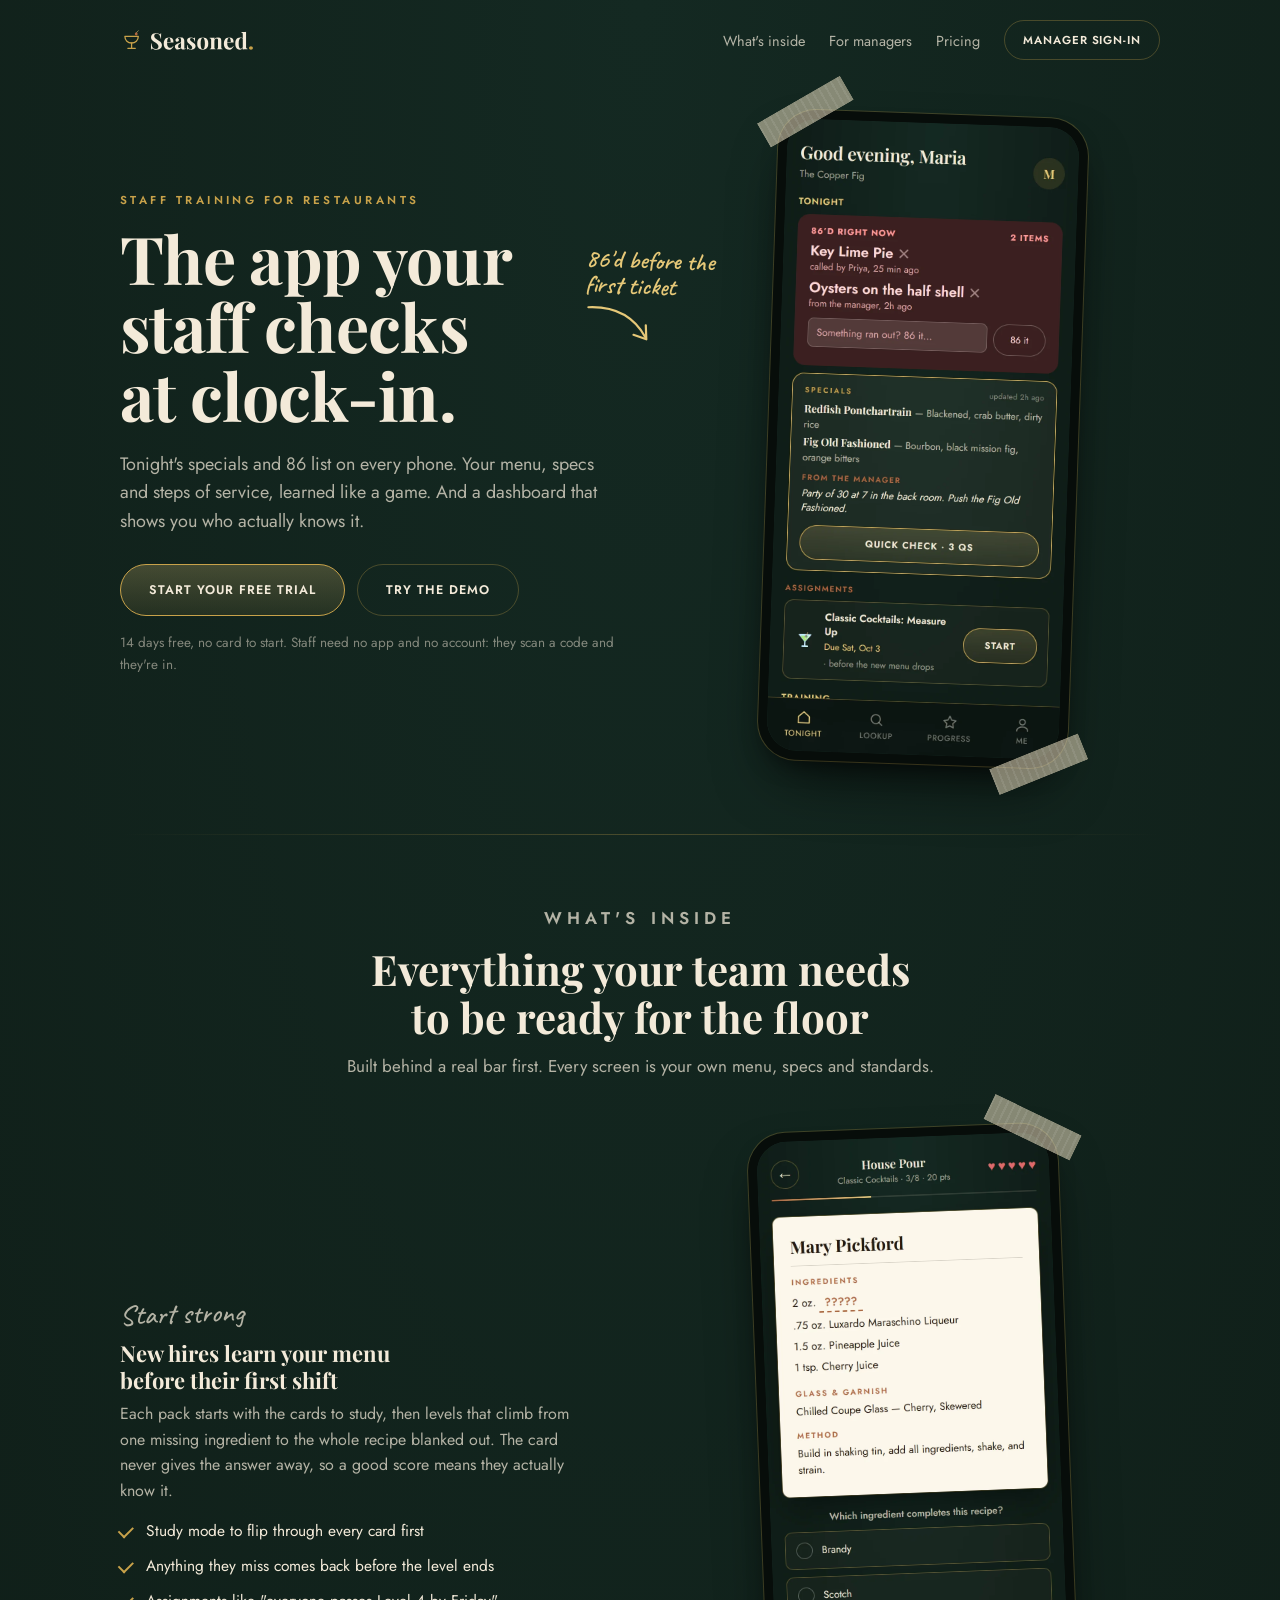
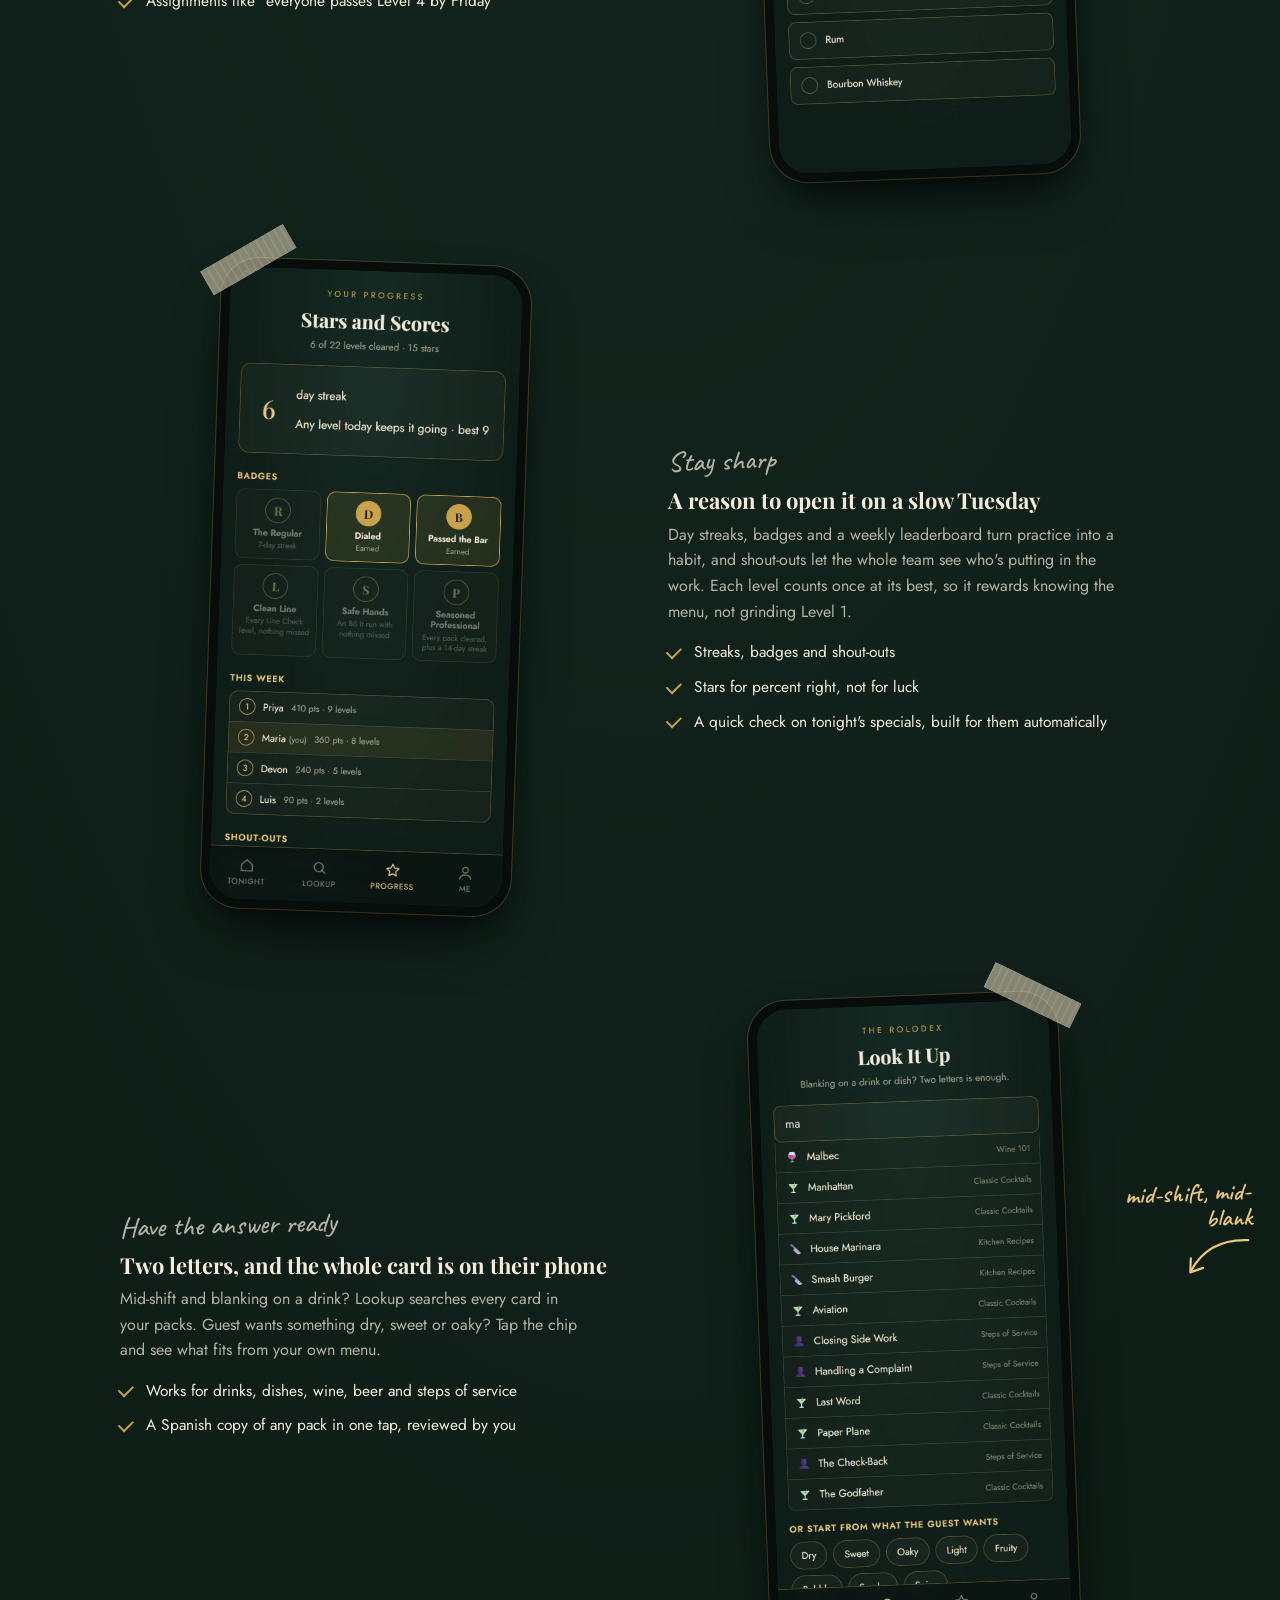
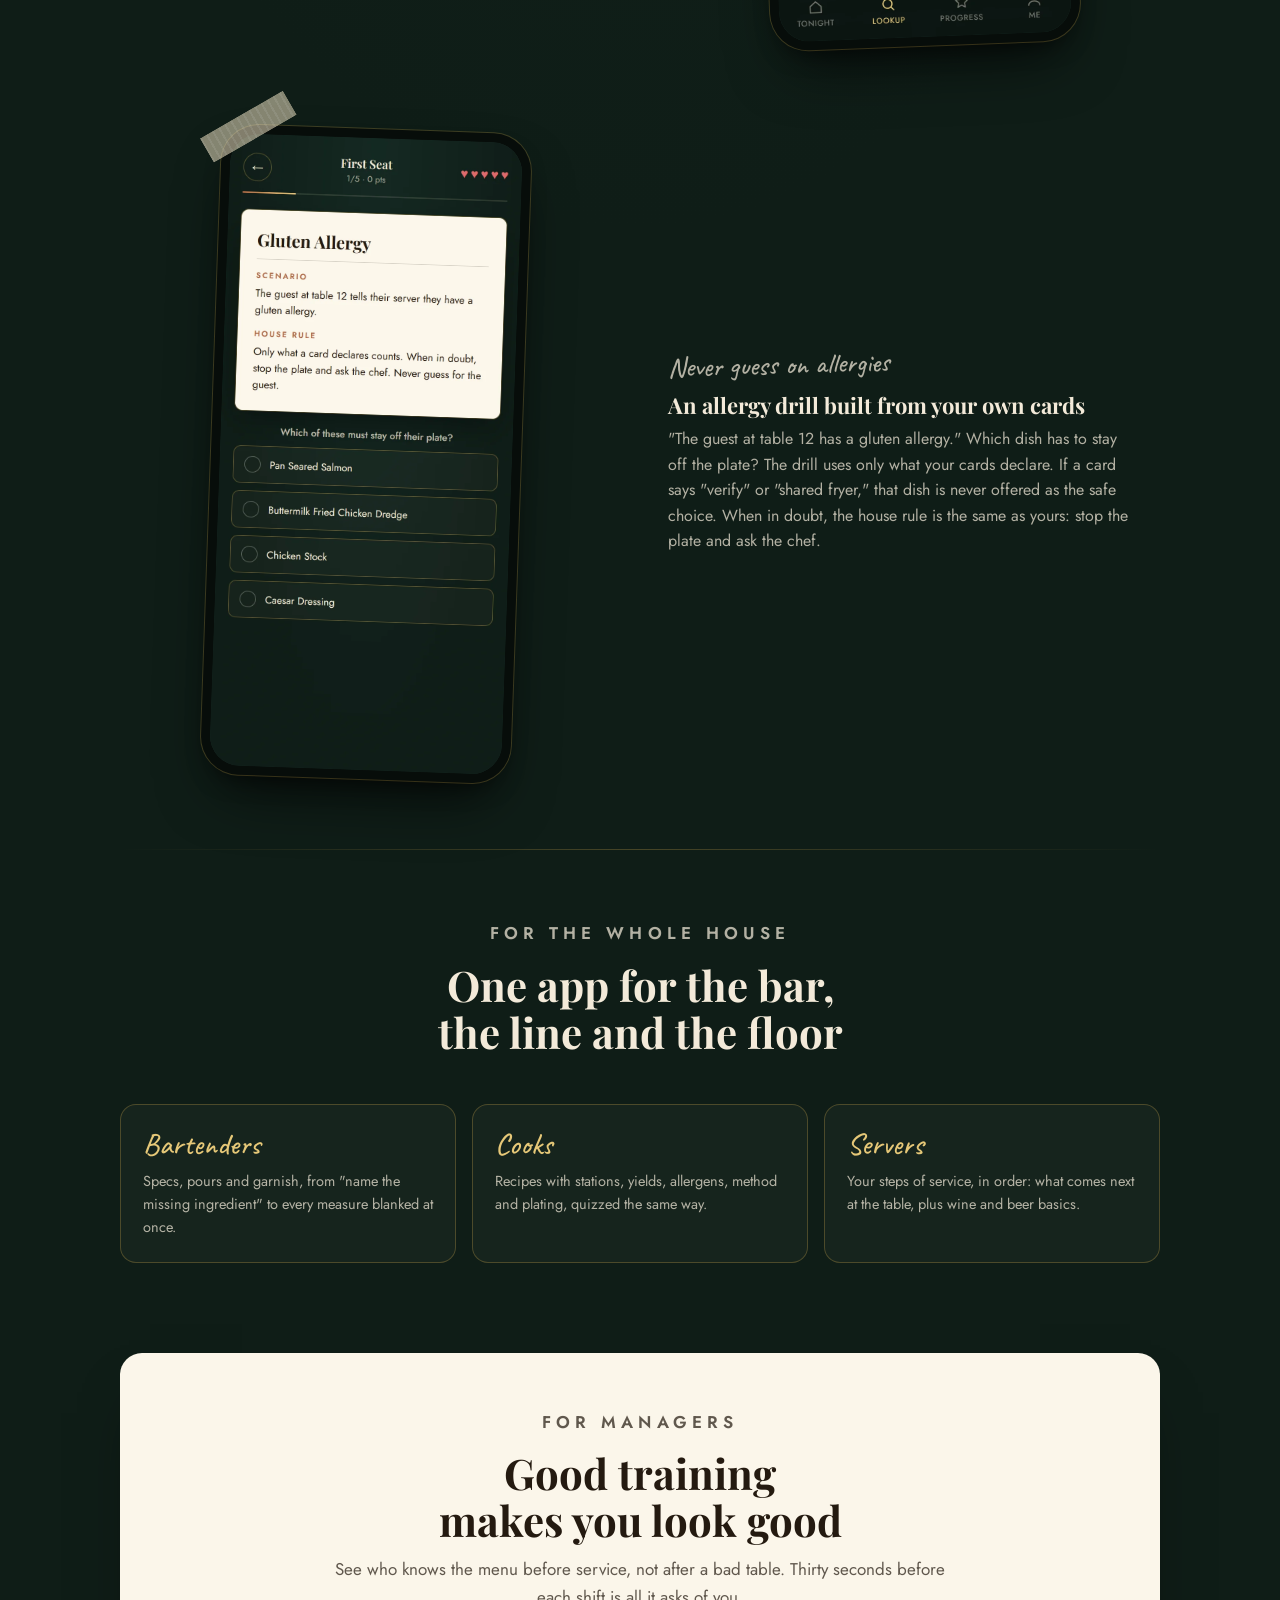
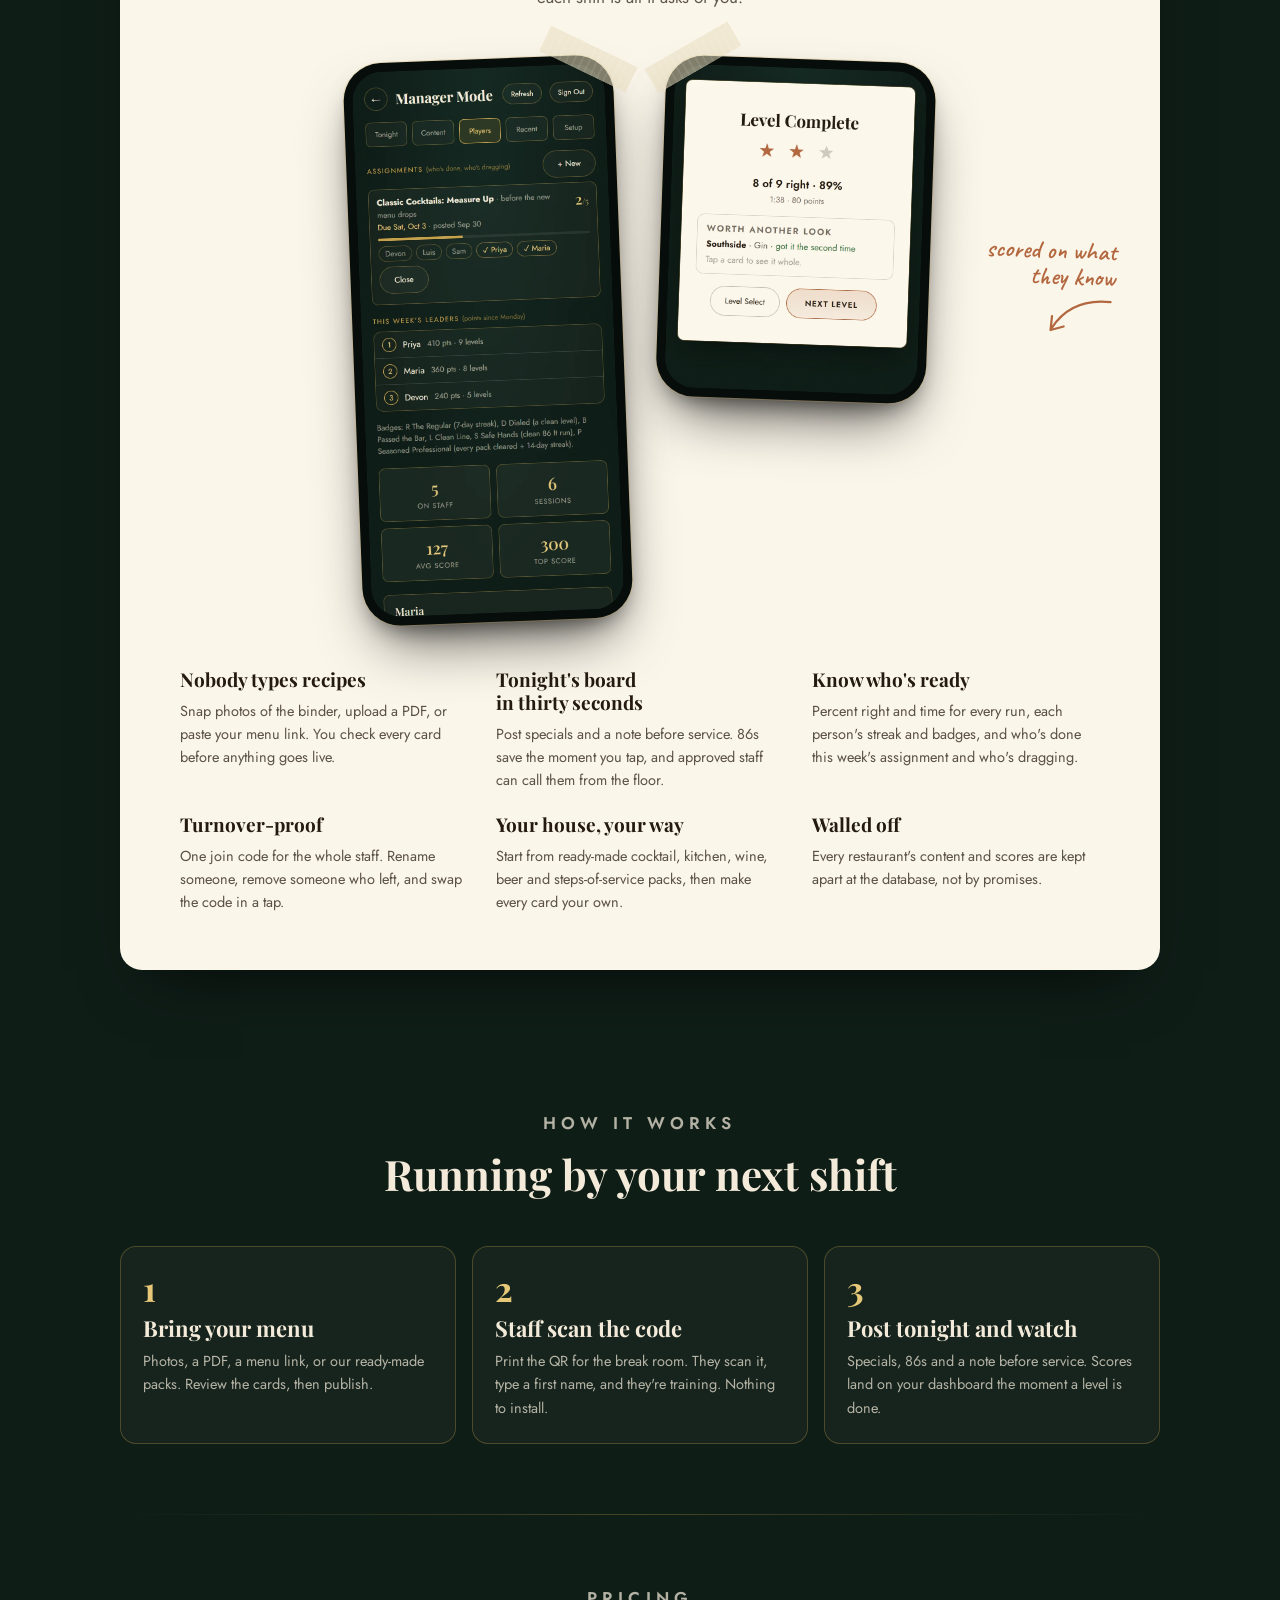
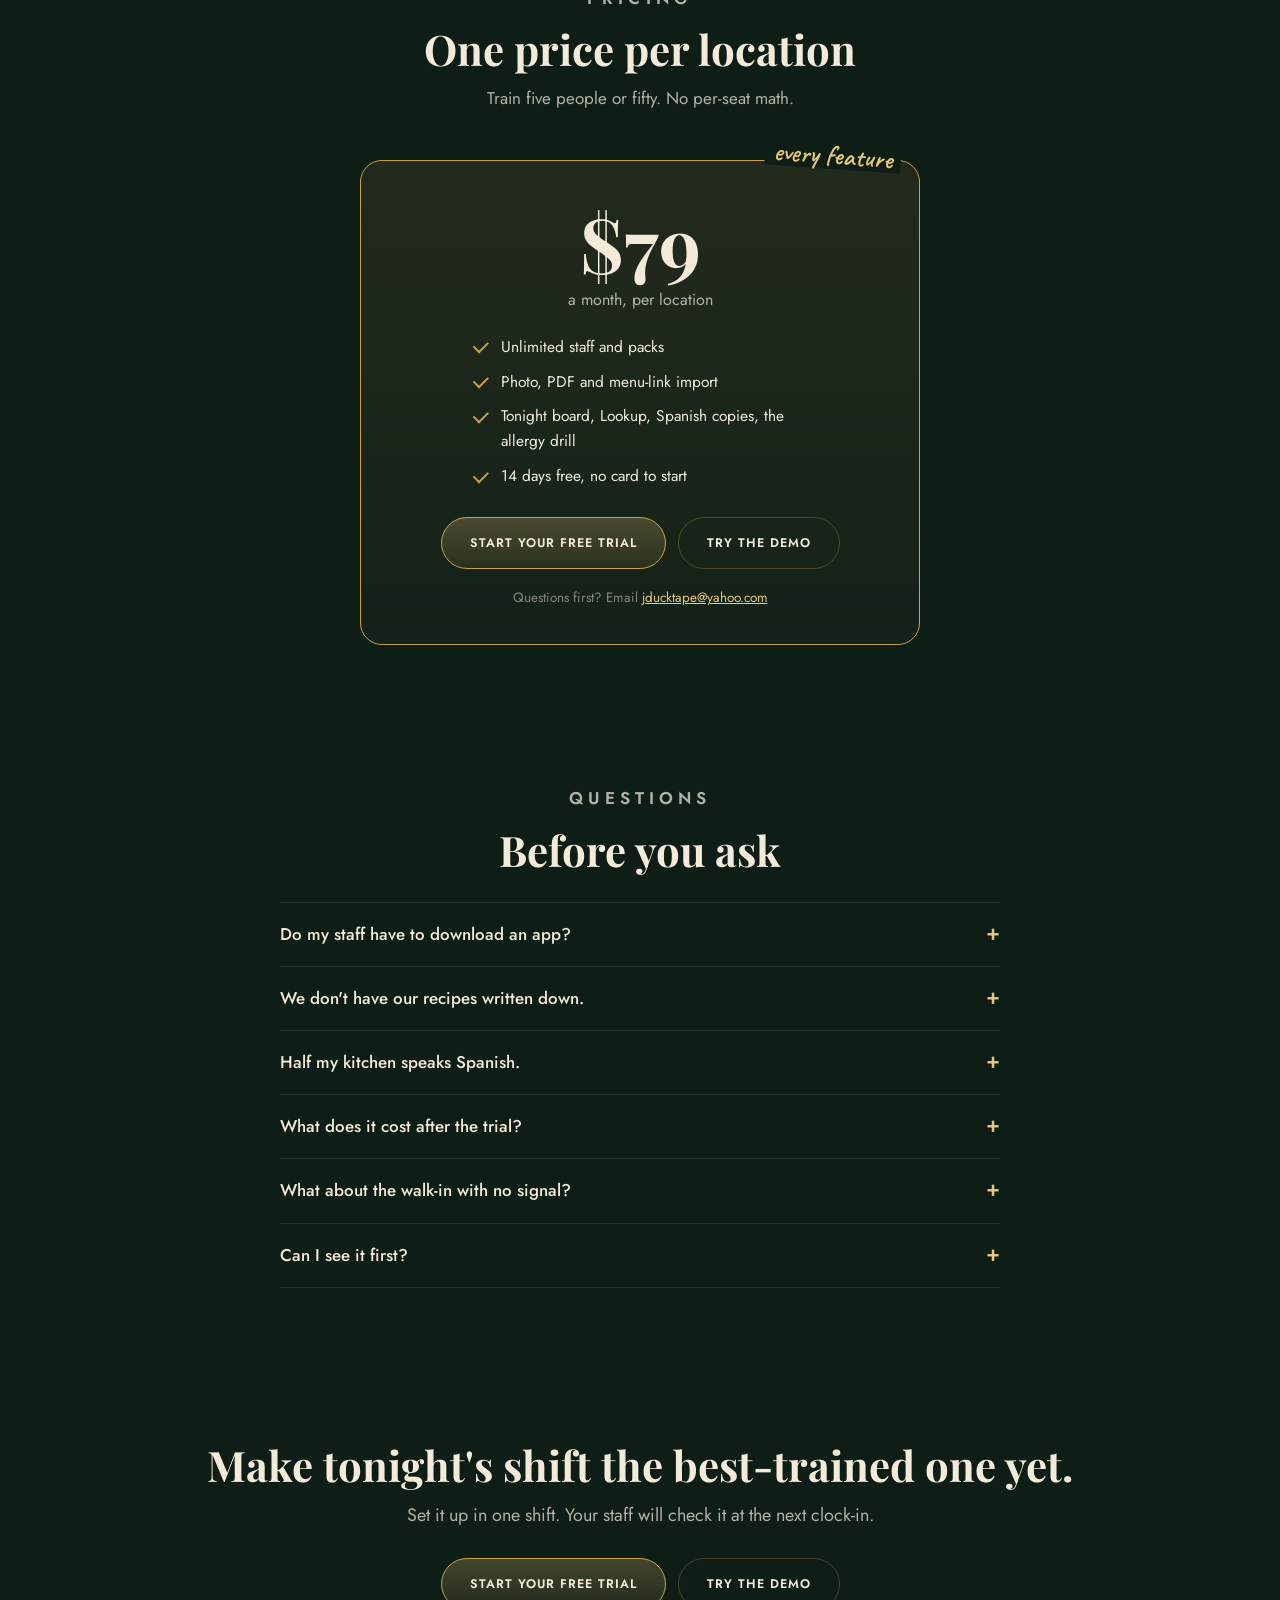
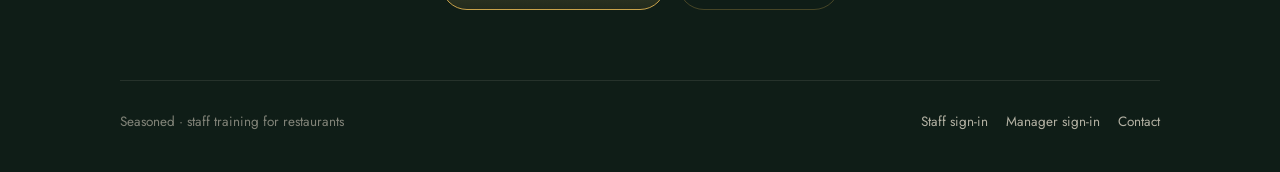
<file: index.html>
<!DOCTYPE html>
<html lang="en">
<head>
<meta charset="UTF-8">
<meta name="viewport" content="width=device-width, initial-scale=1, viewport-fit=cover">
<title>Seasoned · Staff training for restaurants</title>
<meta name="description" content="The app your staff checks at clock-in. Tonight's specials and 86 list on every phone, your menu learned like a game, and a dashboard that shows who actually knows it. $79 a month per location, 14 days free.">
<meta name="theme-color" content="#0f1d17">
<meta property="og:type" content="website">
<meta property="og:url" content="https://seasoned.training/">
<meta property="og:title" content="Seasoned · The app your staff checks at clock-in">
<meta property="og:description" content="Tonight's specials and 86 list on every phone, your menu learned like a game, and a dashboard that shows who actually knows it.">
<meta property="og:image" content="https://seasoned.training/img/og.png">
<meta property="og:image:width" content="1200">
<meta property="og:image:height" content="630">
<meta name="twitter:card" content="summary_large_image">
<link rel="icon" type="image/png" sizes="32x32" href="icons/favicon-32.png">
<link rel="icon" href="icons/favicon.ico" sizes="any">
<link rel="apple-touch-icon" href="icons/apple-touch-icon.png">
<link rel="preload" href="img/landing/tonight.webp" as="image" type="image/webp">
<script>
// The app used to live at this URL. Old staff QRs (?join=), owner links
// (#manager/#signup), and password-reset emails (#access_token) must
// keep working: forward them to the app with everything intact.
(function(){
  var h = location.hash, q = location.search;
  var appIntent = q.indexOf('join=') !== -1 ||
    h.indexOf('#manager') === 0 || h.indexOf('#signup') === 0 ||
    h.indexOf('access_token') !== -1 || h.indexOf('error_description') !== -1;
  if(appIntent) location.replace('app.html' + q + h);
})();
</script>
<style>
  @font-face{font-family:'Playfair Display';font-style:normal;font-weight:500 800;font-display:swap;src:url('fonts/playfair-display.woff2') format('woff2');}
  @font-face{font-family:'Jost';font-style:normal;font-weight:100 900;font-display:swap;src:url('fonts/jost.woff2') format('woff2');}
  @font-face{font-family:'Caveat';font-style:normal;font-weight:500 700;font-display:swap;src:url('fonts/caveat.woff2') format('woff2');}

  /* Brand palette (brand/README.txt). The site commits to the app's
     dark ground in every theme, so color-scheme is fixed. */
  :root{
    color-scheme: dark;
    --ground:#0f1d17; --ground-2:#142922; --ground-3:#1b3229;
    --ink:#f3ead9; --ink-soft:rgba(243,234,217,0.72); --ink-faint:rgba(243,234,217,0.5);
    --brass:#c8a24a; --brass-bright:#e6c878; --copper:#b3673f; --copper-bright:#d98b5f;
    --paper:#fbf6ea; --paper-ink:#241a10;
    --line:rgba(200,162,74,0.3); --line-soft:rgba(243,234,217,0.1);
    --tape:rgba(232,220,190,0.55);
    --hand:'Caveat','Segoe Print','Bradley Hand',cursive;
    --serif:'Playfair Display',Georgia,'Times New Roman',serif;
    --sans:'Jost','Avenir Next','Segoe UI',system-ui,sans-serif;
  }
  *{box-sizing:border-box;}
  html{scroll-behavior:smooth;}
  @media (prefers-reduced-motion: reduce){ html{scroll-behavior:auto;} }
  body{
    margin:0; color:var(--ink); font-family:var(--sans); line-height:1.6; font-size:16px;
    background:var(--ground) radial-gradient(ellipse 120% 60% at 50% 0%, var(--ground-2), var(--ground) 70%) no-repeat;
    -webkit-font-smoothing:antialiased;
  }
  img{max-width:100%; display:block;}
  a{color:var(--brass-bright);}
  a:focus-visible, .btn:focus-visible, summary:focus-visible{outline:2px solid var(--brass-bright); outline-offset:3px; border-radius:6px;}
  .wrap{max-width:1080px; margin:0 auto; padding:0 max(20px, env(safe-area-inset-left));}

  /* ---- nav ---- */
  nav{display:flex; align-items:center; justify-content:space-between; gap:16px; padding:20px 0;}
  nav .logo img{height:30px; width:auto;}
  nav .links{display:flex; gap:24px; align-items:center;}
  nav .links a{color:var(--ink-soft); text-decoration:none; font-size:14.5px; white-space:nowrap;}
  nav .links a:hover{color:var(--brass-bright);}
  @media (max-width: 760px){ nav .links a.sec{display:none;} nav .logo img{height:26px;} }

  /* ---- buttons ---- */
  .btn{
    display:inline-flex; align-items:center; justify-content:center; gap:8px;
    font-weight:600; letter-spacing:0.08em; text-transform:uppercase; font-size:12.5px;
    padding:15px 28px; border-radius:999px; text-decoration:none; white-space:nowrap;
    border:1px solid var(--brass); color:var(--ink);
    background:linear-gradient(180deg, rgba(230,200,120,0.24), rgba(200,162,74,0.1));
    transition:background .2s, transform .2s;
  }
  .btn:hover{background:rgba(200,162,74,0.28);}
  .btn.ghost{background:none; border-color:var(--line); color:var(--ink);}
  .btn.ghost:hover{border-color:var(--brass); background:rgba(200,162,74,0.08);}
  .btn.small{padding:10px 18px; font-size:11.5px;}
  @media (prefers-reduced-motion: no-preference){ .btn:active{transform:translateY(1px);} }

  /* ---- type ---- */
  .eyebrow{letter-spacing:0.3em; text-transform:uppercase; font-size:11.5px; color:var(--brass); font-weight:600; margin:0 0 14px;}
  h1, h2, h3{font-family:var(--serif); font-weight:700; text-wrap:balance; margin:0;}
  h1{font-size:clamp(38px, 6.4vw, 66px); line-height:1.04; letter-spacing:-0.01em; margin-bottom:20px;}
  h2{font-size:clamp(28px, 4.2vw, 42px); line-height:1.12; margin-bottom:12px;}
  h3{font-size:22px; line-height:1.2; margin-bottom:8px;}
  .lede{font-size:18px; color:var(--ink-soft); max-width:46ch; margin:0 0 28px;}
  p{margin:0 0 12px;}
  .hand{font-family:var(--hand); font-weight:600; color:var(--brass-bright); line-height:1.05;}

  /* ---- hero ---- */
  .hero{display:grid; grid-template-columns:1.05fr 0.95fr; gap:40px; align-items:center; padding:34px 0 70px;}
  .hero-ctas{display:flex; gap:12px; flex-wrap:wrap;}
  .hero-note{font-size:13.5px; color:var(--ink-faint); margin-top:16px;}
  @media (max-width: 860px){
    .hero{grid-template-columns:1fr; gap:46px; padding:20px 0 56px; text-align:center;}
    .hero .lede{margin-left:auto; margin-right:auto;}
    .hero-ctas{justify-content:center;}
  }

  /* ---- phones, taped to the page ---- */
  .shot{position:relative; justify-self:center; width:min(310px, 78vw);}
  .phone{
    position:relative; border-radius:38px; padding:9px; background:#070d0a;
    box-shadow:0 0 0 1px rgba(200,162,74,0.25), 0 30px 60px -20px rgba(0,0,0,0.75), 0 12px 24px -12px rgba(0,0,0,0.6);
  }
  .phone img{border-radius:30px; width:100%; height:auto; aspect-ratio:390/844; object-fit:cover; object-position:top; background:var(--ground-2);}
  .phone.short img{aspect-ratio:390/500;}
  .tilt-l{transform:rotate(-2.2deg);} .tilt-r{transform:rotate(2deg);}
  .tape{
    position:absolute; width:96px; height:28px; z-index:2;
    background:repeating-linear-gradient(90deg, rgba(255,255,255,0.08) 0 2px, transparent 2px 7px), var(--tape);
    box-shadow:0 1px 3px rgba(0,0,0,0.25);
    -webkit-mask:linear-gradient(90deg, transparent 0 3px, #000 3px calc(100% - 3px), transparent calc(100% - 3px)), linear-gradient(#000, #000);
  }
  .tape.tl{top:-12px; left:-22px; transform:rotate(-32deg);}
  .tape.tr{top:-10px; right:-24px; transform:rotate(28deg);}
  .tape.br{bottom:-10px; right:-20px; transform:rotate(-24deg);}
  .note{
    position:absolute; font-family:var(--hand); font-weight:600; font-size:25px; line-height:1.05;
    color:var(--brass-bright); width:170px; text-align:left;
  }
  .note svg{display:block; width:70px; height:46px; margin-top:4px; overflow:visible;}
  .note svg path{fill:none; stroke:var(--brass-bright); stroke-width:2.2; stroke-linecap:round; stroke-linejoin:round;}
  .note.left{left:-188px; top:22%;}
  .note.right{right:-186px; top:30%; text-align:right;}
  .note.right svg{margin-left:auto;}
  @media (max-width: 1080px){
    .note{position:static; width:auto; text-align:center; margin:16px auto 0; font-size:23px; transform:rotate(-1.5deg);}
    .note svg{display:none;}
    .shot .note{margin-top:22px;}
    .shot:has(.note) .tape.br{display:none;}
  }

  /* ---- sections ---- */
  section{padding:70px 0;}
  .rule{border:none; height:1px; margin:0; background:linear-gradient(90deg, transparent, var(--line), transparent);}
  .sec-head{text-align:center; max-width:640px; margin:0 auto 48px;}
  .sec-head p{color:var(--ink-soft); font-size:17px;}

  .pillar{display:grid; grid-template-columns:1fr 1fr; gap:56px; align-items:center; margin:0 0 84px;}
  .pillar:last-child{margin-bottom:0;}
  .pillar.flip .copy{order:2;}
  .pillar .kicker{font-family:var(--hand); font-size:28px; color:var(--copper-bright); margin:0 0 4px; transform:rotate(-1.5deg); display:inline-block;}
  .pillar .copy p{color:var(--ink-soft); max-width:46ch;}
  .ticks{list-style:none; margin:16px 0 0; padding:0; display:grid; gap:10px;}
  .ticks li{position:relative; padding-left:26px; font-size:15.5px;}
  .ticks li::before{content:""; position:absolute; left:2px; top:0.62em; width:12px; height:7px; border-left:2px solid var(--brass); border-bottom:2px solid var(--brass); transform:rotate(-45deg) translateY(-50%);}
  @media (max-width: 860px){
    .pillar{grid-template-columns:1fr; gap:36px; margin-bottom:72px;}
    .pillar.flip .copy{order:0;}
    .pillar .copy{text-align:left;}
  }

  /* ---- whole house ---- */
  .house{display:grid; grid-template-columns:repeat(3, 1fr); gap:16px;}
  .role{border:1px solid var(--line); border-radius:16px; padding:24px 22px; background:rgba(243,234,217,0.03);}
  .role .who{font-family:var(--hand); font-size:30px; color:var(--brass-bright); line-height:1; margin:0 0 10px;}
  .role p{font-size:14.5px; color:var(--ink-soft); margin:0;}
  @media (max-width: 860px){ .house{grid-template-columns:1fr;} }

  /* ---- manager band (paper) ---- */
  .paper{
    background:var(--paper); color:var(--paper-ink); border-radius:22px; padding:56px clamp(22px, 5vw, 60px);
    box-shadow:0 30px 60px -30px rgba(0,0,0,0.7);
  }
  .paper .eyebrow{color:var(--copper);}
  .paper h2{color:var(--paper-ink);}
  .paper .sec-head p{color:rgba(36,26,16,0.72);}
  .mgr-grid{display:grid; grid-template-columns:1fr 1fr 1fr; gap:22px 28px; margin-top:8px;}
  .mgr-item h3{font-size:19px; color:var(--paper-ink);}
  .mgr-item p{font-size:14.5px; color:rgba(36,26,16,0.75); margin:0;}
  .mgr-shots{display:flex; justify-content:center; gap:34px; margin:0 0 46px; flex-wrap:wrap;}
  .paper .shot{width:min(270px, 72vw);}
  .paper .note{color:var(--copper);}
  .paper .note svg path{stroke:var(--copper);}
  @media (max-width: 860px){ .mgr-grid{grid-template-columns:1fr;} }

  /* ---- steps ---- */
  .steps{display:grid; grid-template-columns:repeat(3, 1fr); gap:16px; counter-reset:step;}
  .step{border:1px solid var(--line); border-radius:16px; padding:24px 22px; background:rgba(243,234,217,0.03);}
  .step .n{font-family:var(--serif); font-weight:700; font-size:34px; color:var(--brass-bright); line-height:1; margin:0 0 10px;}
  .step p{font-size:14.5px; color:var(--ink-soft); margin:0;}
  @media (max-width: 860px){ .steps{grid-template-columns:1fr;} }

  /* ---- pricing ---- */
  .price{
    max-width:560px; margin:0 auto; text-align:center; position:relative;
    border:1px solid var(--brass); border-radius:22px; padding:44px 30px 36px;
    background:linear-gradient(180deg, rgba(200,162,74,0.1), rgba(200,162,74,0.03));
  }
  .price .amount{font-family:var(--serif); font-weight:700; font-size:clamp(56px, 10vw, 76px); line-height:1; margin:0;}
  .price .per{color:var(--ink-soft); font-size:16px; margin:6px 0 22px;}
  .price .ticks{max-width:330px; margin:0 auto 28px; text-align:left;}
  .price .hand{position:absolute; top:-20px; right:18px; font-size:27px; transform:rotate(4deg); background:var(--ground); padding:0 8px;}
  .price .small{font-size:13.5px; color:var(--ink-faint); margin:18px 0 0;}

  /* ---- faq ---- */
  .faq{max-width:720px; margin:0 auto;}
  .faq details{border-top:1px solid var(--line-soft); padding:18px 0;}
  .faq details:last-child{border-bottom:1px solid var(--line-soft);}
  .faq summary{cursor:pointer; list-style:none; font-size:17px; font-weight:500; display:flex; justify-content:space-between; gap:16px;}
  .faq summary::-webkit-details-marker{display:none;}
  .faq summary::after{content:"+"; color:var(--brass-bright); font-size:22px; line-height:1;}
  .faq details[open] summary::after{content:"\2013";}
  .faq details p{color:var(--ink-soft); margin:10px 0 0; font-size:15.5px;}

  /* ---- closing ---- */
  .closer{text-align:center; padding:84px 0 70px;}
  .closer .hero-ctas{justify-content:center;}
  footer{border-top:1px solid var(--line-soft); padding:30px 0 calc(40px + env(safe-area-inset-bottom)); font-size:13.5px; color:var(--ink-faint);}
  footer .row{display:flex; justify-content:space-between; align-items:center; gap:18px; flex-wrap:wrap;}
  footer a{color:var(--ink-soft); text-decoration:none; margin-left:18px;}
  footer a:first-child{margin-left:0;}
  footer a:hover{color:var(--brass-bright);}
</style>
</head>
<body>
<div class="wrap">

  <nav aria-label="Main">
    <a class="logo" href="#top" aria-label="Seasoned home"><img src="img/seasoned-lockup-horizontal-on-dark.svg" alt="Seasoned" width="593" height="133"></a>
    <div class="links">
      <a class="sec" href="#inside">What's inside</a>
      <a class="sec" href="#managers">For managers</a>
      <a class="sec" href="#pricing">Pricing</a>
      <a class="btn ghost small" href="app.html#manager">Manager sign-in</a>
    </div>
  </nav>

  <header class="hero" id="top">
    <div>
      <p class="eyebrow">Staff training for restaurants</p>
      <h1>The app your staff checks at clock-in.</h1>
      <p class="lede">Tonight's specials and 86 list on every phone. Your menu, specs and steps of service, learned like a game. And a dashboard that shows you who actually knows it.</p>
      <div class="hero-ctas">
        <a class="btn" href="app.html#signup">Start your free trial</a>
        <a class="btn ghost" href="app.html?join=468FC7&amp;demo=1">Try the demo</a>
      </div>
      <p class="hero-note">14 days free, no card to start. Staff need no app and no account: they scan a code and they're in.</p>
    </div>
    <div class="shot tilt-r">
      <span class="tape tl" aria-hidden="true"></span>
      <span class="tape br" aria-hidden="true"></span>
      <div class="phone"><img src="img/landing/tonight.webp" width="780" height="1688" alt="The Tonight screen at a demo restaurant: two items 86'd, who called them and when, tonight's specials, a note from the manager, and an assignment due Saturday."></div>
      <p class="note left">86'd before the first ticket
        <svg viewBox="0 0 70 46" aria-hidden="true"><path d="M4 6 C 30 4, 50 14, 62 34"/><path d="M50 32 L63 36 L62 22"/></svg></p>
    </div>
  </header>

  <hr class="rule">

  <section id="inside">
    <div class="sec-head">
      <p class="eyebrow">What's inside</p>
      <h2>Everything your team needs to be ready for the floor</h2>
      <p>Built behind a real bar first. Every screen is your own menu, specs and standards.</p>
    </div>

    <div class="pillar">
      <div class="copy">
        <p class="kicker">Start strong</p>
        <h3>New hires learn your menu before their first shift</h3>
        <p>Each pack starts with the cards to study, then levels that climb from one missing ingredient to the whole recipe blanked out. The card never gives the answer away, so a good score means they actually know it.</p>
        <ul class="ticks">
          <li>Study mode to flip through every card first</li>
          <li>Anything they miss comes back before the level ends</li>
          <li>Assignments like "everyone passes Level 4 by Friday"</li>
        </ul>
      </div>
      <div class="shot tilt-l">
        <span class="tape tr" aria-hidden="true"></span>
        <div class="phone"><img src="img/landing/quiz.webp" width="780" height="1688" loading="lazy" alt="A cocktail question: the Mary Pickford card with its base spirit missing and four spirits to choose from."></div>
      </div>
    </div>

    <div class="pillar flip">
      <div class="copy">
        <p class="kicker">Stay sharp</p>
        <h3>A reason to open it on a slow Tuesday</h3>
        <p>Day streaks, badges and a weekly leaderboard turn practice into a habit, and shout-outs let the whole team see who's putting in the work. Each level counts once at its best, so it rewards knowing the menu, not grinding Level 1.</p>
        <ul class="ticks">
          <li>Streaks, badges and shout-outs</li>
          <li>Stars for percent right, not for luck</li>
          <li>A quick check on tonight's specials, built for them automatically</li>
        </ul>
      </div>
      <div class="shot tilt-r">
        <span class="tape tl" aria-hidden="true"></span>
        <div class="phone"><img src="img/landing/progress.webp" width="780" height="1688" loading="lazy" alt="The Progress screen: a six-day streak, earned badges, and this week's leaderboard for a demo team."></div>
      </div>
    </div>

    <div class="pillar">
      <div class="copy">
        <p class="kicker">Have the answer ready</p>
        <h3>Two letters, and the whole card is on their phone</h3>
        <p>Mid-shift and blanking on a drink? Lookup searches every card in your packs. Guest wants something dry, sweet or oaky? Tap the chip and see what fits from your own menu.</p>
        <ul class="ticks">
          <li>Works for drinks, dishes, wine, beer and steps of service</li>
          <li>A Spanish copy of any pack in one tap, reviewed by you</li>
        </ul>
      </div>
      <div class="shot tilt-l">
        <span class="tape tr" aria-hidden="true"></span>
        <div class="phone"><img src="img/landing/lookup.webp" width="780" height="1688" loading="lazy" alt="Lookup: typing two letters lists matching cocktails, wines, dishes and service steps, with guest-preference chips below."></div>
        <p class="note right">mid-shift, mid-blank
          <svg viewBox="0 0 70 46" aria-hidden="true"><path d="M66 6 C 40 4, 20 14, 8 34"/><path d="M20 32 L7 36 L8 22"/></svg></p>
      </div>
    </div>

    <div class="pillar flip">
      <div class="copy">
        <p class="kicker">Never guess on allergies</p>
        <h3>An allergy drill built from your own cards</h3>
        <p>"The guest at table 12 has a gluten allergy." Which dish has to stay off the plate? The drill uses only what your cards declare. If a card says "verify" or "shared fryer," that dish is never offered as the safe choice. When in doubt, the house rule is the same as yours: stop the plate and ask the chef.</p>
      </div>
      <div class="shot tilt-r">
        <span class="tape tl" aria-hidden="true"></span>
        <div class="phone"><img src="img/landing/drill.webp" width="780" height="1688" loading="lazy" alt="The allergy drill: a guest with a gluten allergy, and four dishes to choose from."></div>
      </div>
    </div>
  </section>

  <hr class="rule">

  <section>
    <div class="sec-head">
      <p class="eyebrow">For the whole house</p>
      <h2>One app for the bar, the line and the floor</h2>
    </div>
    <div class="house">
      <div class="role"><p class="who">Bartenders</p><p>Specs, pours and garnish, from "name the missing ingredient" to every measure blanked at once.</p></div>
      <div class="role"><p class="who">Cooks</p><p>Recipes with stations, yields, allergens, method and plating, quizzed the same way.</p></div>
      <div class="role"><p class="who">Servers</p><p>Your steps of service, in order: what comes next at the table, plus wine and beer basics.</p></div>
    </div>
  </section>

  <section id="managers" style="padding-top:20px;">
    <div class="paper">
      <div class="sec-head">
        <p class="eyebrow">For managers</p>
        <h2>Good training makes you look good</h2>
        <p>See who knows the menu before service, not after a bad table. Thirty seconds before each shift is all it asks of you.</p>
      </div>
      <div class="mgr-shots">
        <div class="shot tilt-l">
          <span class="tape tr" aria-hidden="true"></span>
          <div class="phone"><img src="img/landing/manager.webp" width="780" height="1688" loading="lazy" alt="The manager's Players tab: an assignment two of five people have finished, this week's leaders, and team totals."></div>
        </div>
        <div class="shot tilt-r">
          <span class="tape tl" aria-hidden="true"></span>
          <div class="phone short"><img src="img/landing/results.webp" width="780" height="1000" loading="lazy" alt="A finished level: 8 of 9 right, 89 percent, with the one card missed, the Southside, listed under Worth another look."></div>
          <p class="note right">scored on what they know
            <svg viewBox="0 0 70 46" aria-hidden="true"><path d="M66 6 C 40 4, 20 14, 8 34"/><path d="M20 32 L7 36 L8 22"/></svg></p>
        </div>
      </div>
      <div class="mgr-grid">
        <div class="mgr-item"><h3>Nobody types recipes</h3><p>Snap photos of the binder, upload a PDF, or paste your menu link. You check every card before anything goes live.</p></div>
        <div class="mgr-item"><h3>Tonight's board in thirty seconds</h3><p>Post specials and a note before service. 86s save the moment you tap, and approved staff can call them from the floor.</p></div>
        <div class="mgr-item"><h3>Know who's ready</h3><p>Percent right and time for every run, each person's streak and badges, and who's done this week's assignment and who's dragging.</p></div>
        <div class="mgr-item"><h3>Turnover-proof</h3><p>One join code for the whole staff. Rename someone, remove someone who left, and swap the code in a tap.</p></div>
        <div class="mgr-item"><h3>Your house, your way</h3><p>Start from ready-made cocktail, kitchen, wine, beer and steps-of-service packs, then make every card your own.</p></div>
        <div class="mgr-item"><h3>Walled off</h3><p>Every restaurant's content and scores are kept apart at the database, not by promises.</p></div>
      </div>
    </div>
  </section>

  <section id="how">
    <div class="sec-head">
      <p class="eyebrow">How it works</p>
      <h2>Running by your next shift</h2>
    </div>
    <div class="steps">
      <div class="step"><p class="n">1</p><h3>Bring your menu</h3><p>Photos, a PDF, a menu link, or our ready-made packs. Review the cards, then publish.</p></div>
      <div class="step"><p class="n">2</p><h3>Staff scan the code</h3><p>Print the QR for the break room. They scan it, type a first name, and they're training. Nothing to install.</p></div>
      <div class="step"><p class="n">3</p><h3>Post tonight and watch</h3><p>Specials, 86s and a note before service. Scores land on your dashboard the moment a level is done.</p></div>
    </div>
  </section>

  <hr class="rule">

  <section id="pricing">
    <div class="sec-head">
      <p class="eyebrow">Pricing</p>
      <h2>One price per location</h2>
      <p>Train five people or fifty. No per-seat math.</p>
    </div>
    <div class="price">
      <span class="hand" aria-hidden="true">every feature</span>
      <p class="amount">$79</p>
      <p class="per">a month, per location</p>
      <ul class="ticks">
        <li>Unlimited staff and packs</li>
        <li>Photo, PDF and menu-link import</li>
        <li>Tonight board, Lookup, Spanish copies, the allergy drill</li>
        <li>14 days free, no card to start</li>
      </ul>
      <div class="hero-ctas" style="justify-content:center;">
        <a class="btn" href="app.html#signup">Start your free trial</a>
        <a class="btn ghost" href="app.html?join=468FC7&amp;demo=1">Try the demo</a>
      </div>
      <p class="small">Questions first? Email <a href="mailto:jducktape@yahoo.com?subject=Seasoned%20question">jducktape@yahoo.com</a></p>
    </div>
  </section>

  <section>
    <div class="sec-head" style="margin-bottom:28px;">
      <p class="eyebrow">Questions</p>
      <h2>Before you ask</h2>
    </div>
    <div class="faq">
      <details><summary>Do my staff have to download an app?</summary><p>No. It opens in their phone's browser from your QR code or a link, and they can add it to their home screen. No app store, no account, no password to forget.</p></details>
      <details><summary>We don't have our recipes written down.</summary><p>Photograph whatever you have, even handwritten specs or a binder page, or upload your menu PDF. The cards come back for you to check before anyone sees them. Or start from our packs and edit.</p></details>
      <details><summary>Half my kitchen speaks Spanish.</summary><p>Any pack can be copied into Spanish in one tap. You review the copy, publish it, and staff pick the language they want.</p></details>
      <details><summary>What does it cost after the trial?</summary><p>$79 a month for each location, with every feature and unlimited staff. If the trial ends before you subscribe, staff see that training is paused, and nothing you built is lost.</p></details>
      <details><summary>What about the walk-in with no signal?</summary><p>After a phone opens Seasoned once with signal, it opens and works without it: training, Lookup, and the last board it saw. Scores wait on the phone until it finds signal again.</p></details>
      <details><summary>Can I see it first?</summary><p>Tap <a href="app.html?join=468FC7&amp;demo=1">Try the demo</a>. It opens The Copper Fig, our made-up demo restaurant, with real packs, a live Tonight board and a team to compete against. Any first name works.</p></details>
    </div>
  </section>

  <section class="closer">
    <h2>Make tonight's shift the best-trained one yet.</h2>
    <p class="lede" style="margin:0 auto 28px;">Set it up in one shift. Your staff will check it at the next clock-in.</p>
    <div class="hero-ctas">
      <a class="btn" href="app.html#signup">Start your free trial</a>
      <a class="btn ghost" href="app.html?join=468FC7&amp;demo=1">Try the demo</a>
    </div>
  </section>

  <footer>
    <div class="row">
      <span>Seasoned · staff training for restaurants</span>
      <span><a href="app.html">Staff sign-in</a><a href="app.html#manager">Manager sign-in</a><a href="mailto:jducktape@yahoo.com">Contact</a></span>
    </div>
  </footer>

</div>
</body>
</html>
</file>
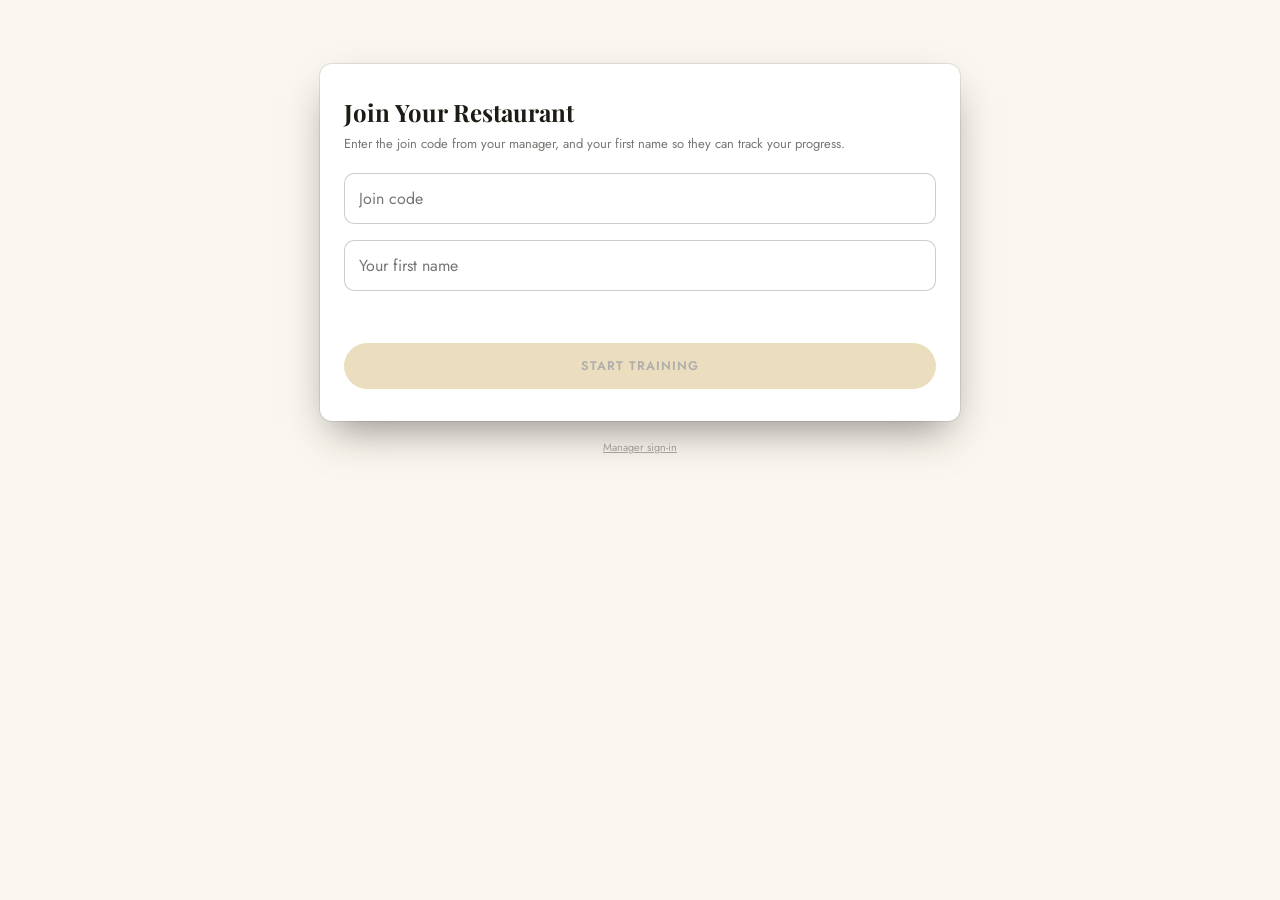
<file: app.html>
<!DOCTYPE html>
<html lang="en">
<head>
<meta charset="UTF-8">
<meta name="viewport" content="width=device-width, initial-scale=1, viewport-fit=cover">
<meta name="apple-mobile-web-app-capable" content="yes">
<meta name="apple-mobile-web-app-status-bar-style" content="black-translucent">
<meta name="theme-color" content="#0f1d17" id="themeColor">
<script>
  // Theme before first paint: saved choice wins; "auto" follows the phone;
  // no phone preference means dark (staff default).
  (function(){
    var pref = null; try { pref = localStorage.getItem('seasonedTheme'); } catch(e){}
    var light = pref === 'light' || (pref !== 'dark' && window.matchMedia && window.matchMedia('(prefers-color-scheme: light)').matches);
    if(light){ document.documentElement.setAttribute('data-theme', 'light'); }
  })();
</script>
<meta name="apple-mobile-web-app-title" content="Seasoned">
<title>Seasoned — Restaurant Staff Training</title>
<link rel="manifest" href="manifest.json">
<link rel="icon" type="image/png" sizes="32x32" href="icons/favicon-32.png">
<link rel="icon" href="icons/favicon.ico" sizes="any">
<link rel="apple-touch-icon" href="icons/apple-touch-icon.png">
<link rel="stylesheet" href="css/app.css?v=20261001d">
</head>
<body>

<div class="wrap">

  <!-- ============ LOADING (first open after joining) ============ -->
  <div class="screen" id="screenLoading">
    <p class="mgr-loading" style="padding-top:90px;" role="status">Loading your restaurant&hellip;</p>
  </div>

  <!-- ============ JOIN ============ -->
  <div class="screen" id="screenJoin">
    <div style="padding-top:40px;">
      <div class="name-card">
        <h2>Join Your Restaurant</h2>
        <p>Enter the join code from your manager, and your first name so they can track your progress.</p>
        <div class="name-input-wrap">
          <input type="text" id="joinCodeInput" placeholder="Join code" maxlength="12" autocomplete="off" autocapitalize="characters" spellcheck="false">
        </div>
        <div class="name-input-wrap">
          <input type="text" id="joinNameInput" placeholder="Your first name" maxlength="30" autocomplete="off" autocapitalize="words">
        </div>
        <p class="mgr-err" id="joinErr" style="text-align:left;"></p>
        <button class="primary" id="joinBtn" style="width:100%;" disabled>Start Training</button>
      </div>
      <footer class="note" style="margin-top:18px;"><a href="#" id="mgrJoinTrigger" style="color:inherit;">Manager sign-in</a></footer>
    </div>
  </div>

  <!-- ============ PACK SELECT ============ -->
  <div class="screen" id="screenPacks">
    <div class="home-hdr">
      <div><h1 id="homeGreeting">Welcome</h1><p class="sub" id="packsSub"></p></div>
      <div class="avatar" id="homeAvatar" aria-hidden="true"></div>
    </div>
    <div id="offlineNote" role="status" style="display:none; margin:14px 0 0; padding:10px 14px; border:1px solid var(--line); border-radius:8px; font-size:12.5px; color:var(--ink-2); text-align:center;">
      No signal right now. You're seeing what's saved on this phone, so tonight's board may be out of date.
    </div>
    <div id="pausedNote" role="status" style="display:none; margin:14px 0 0; padding:10px 14px; border:1px solid var(--bad); border-radius:8px; font-size:13px; color:var(--ink); text-align:center;"></div>
    <div id="previewBar" style="display:none;">Manager preview · plays aren't recorded &nbsp;·&nbsp; <a href="#" id="previewBack">Back to dashboard</a></div>
    <div id="homeIntro"></div>
    <div id="tonightBoard"></div>
    <div id="assignments"></div>
    <div id="dailyOne"></div>
    <div id="packList"></div>
  </div>

  <!-- ============ LOOKUP (Rolodex) ============ -->
  <div class="screen" id="screenLookup">
    <header class="top">
      <p class="eyebrow">The Rolodex</p>
      <h1>Look It Up</h1>
      <p class="sub">Blanking on a drink or dish? Two letters is enough.</p>
    </header>
    <div class="rolo">
      <input type="search" id="roloInput" placeholder="Drink or dish name" autocomplete="off" autocapitalize="off" spellcheck="false" aria-label="Quick recipe lookup">
      <div id="roloResults"></div>
    </div>
    <div id="recoBox"></div>
    <p class="rolo-note" id="roloHint">Works offline. Cards come straight from your restaurant's training packs.</p>
  </div>

  <!-- ============ PROGRESS ============ -->
  <div class="screen" id="screenProgress">
    <header class="top">
      <p class="eyebrow">Your Progress</p>
      <h1 id="progressTitle">Stars and Scores</h1>
      <p class="sub" id="progressSub"></p>
    </header>
    <div id="progressList"></div>
  </div>

  <!-- ============ ME ============ -->
  <div class="screen" id="screenMe">
    <header class="top">
      <p class="eyebrow">Signed In</p>
      <h1 id="meName"></h1>
      <p class="sub" id="meRestaurant"></p>
    </header>
    <div class="me-card">
      <div class="me-row"><p class="me-line">Appearance</p><div class="seg" id="themeSeg"></div></div>
      <p class="me-line" style="margin-top:14px;">Your name is how your manager sees your scores. To change it, switch restaurant and join again with the same code.</p>
    </div>
    <footer class="note" style="cursor:pointer;" id="mgrTrigger">Manager sign-in</footer>
    <footer class="note" style="margin-top:10px;"><a href="#" id="switchBtn" style="color:inherit;">Switch restaurant</a></footer>
  </div>

  <div id="roloOverlay" style="display:none;" role="dialog" aria-modal="true">
    <div class="rolo-sheet">
      <div class="quiz-card" id="roloCard"></div>
      <button class="ghost" id="roloClose" style="width:100%; margin-top:12px;">Back to the floor</button>
    </div>
  </div>

  <!-- ============ LEVEL SELECT ============ -->
  <div class="screen" id="screenLevels">
    <div class="quiz-top">
      <button class="back-btn" id="levelsBackBtn" aria-label="Back to packs">&#8592;</button>
      <div class="level-name" id="playerNameDisplay"></div>
      <div style="width:38px;"></div>
    </div>
    <header class="top">
      <p class="eyebrow" id="levelSelectEyebrow">Seasoned</p>
      <h1 id="levelSelectTitle">Classic Cocktails</h1>
    </header>
    <hr class="deck-rule">
    <div id="levelList"></div>
  </div>

  <!-- ============ QUIZ SCREEN ============ -->
  <div class="screen" id="screenQuiz">
    <div class="quiz-top">
      <button class="back-btn" id="backBtn" aria-label="Back to levels">&#8592;</button>
      <div class="level-name"><span id="quizLevelName"></span><span class="quiz-sub" id="quizSub"></span></div>
      <div class="lives" id="livesDisplay"></div>
    </div>
    <div class="round-row" style="display:none;">
      <span>Round <span id="roundNum">1</span> / <span id="roundTotal">8</span></span>
      <span id="scoreDisplay">Score: 0</span>
    </div>
    <div class="track"><div class="fill" id="roundFill"></div></div>

    <div class="quiz-card" id="quizCard"></div>
    <div id="answerArea"></div>

    <div id="feedbackZone"></div>
  </div>

  <!-- ============ STUDY ============ -->
  <div class="screen" id="screenStudy">
    <div class="quiz-top">
      <button class="back-btn" id="studyBackBtn" aria-label="Back to levels">&#8592;</button>
      <div class="level-name"><span>Study the cards</span><span class="quiz-sub" id="studySub"></span></div>
      <div style="width:38px;"></div>
    </div>
    <div class="track"><div class="fill" id="studyFill"></div></div>
    <div class="quiz-card" id="studyCard"></div>
    <div class="study-nav">
      <button class="ghost" id="studyPrev">Previous</button>
      <button class="primary" id="studyNext">Next card</button>
    </div>
  </div>

  <!-- ============ LEVEL COMPLETE ============ -->
  <div class="screen" id="screenComplete">
    <div class="result-card">
      <h2>Level Complete</h2>
      <div class="stars" id="completeStars">★ ★ ★</div>
      <p id="completeText" class="result-main"></p>
      <p id="completeMeta" class="result-meta"></p>
      <div id="completeMisses"></div>
      <div id="completeBadge"></div>
      <div class="result-actions">
        <button class="ghost" id="completeToLevels">Level Select</button>
        <button class="primary" id="completeNext">Next Level</button>
      </div>
    </div>
  </div>

  <!-- ============ LEVEL FAILED ============ -->
  <div class="screen" id="screenFailed">
    <div class="result-card">
      <h2>Out of Lives</h2>
      <p>That round got away from you. Give the level another go.</p>
      <p id="failedText" class="sub"></p>
      <div id="failedMisses"></div>
      <div class="result-actions">
        <button class="ghost" id="failedToLevels">Level Select</button>
        <button class="primary" id="failedRetry">Retry Level</button>
      </div>
    </div>
  </div>

  <!-- ============ MANAGER MODE ============ -->
  <div class="screen" id="screenManager">
    <div id="mgr-login-screen">
      <p class="eyebrow" id="mgrAuthEyebrow" style="color:var(--brass);">Manager Access</p>
      <h1 id="mgrAuthTitle" style="font-family:'Playfair Display',serif; font-size:24px; margin:0 0 6px;">Manager Sign-In</h1>
      <input type="email" id="mgrEmailInput" placeholder="Email" autocomplete="username" spellcheck="false">
      <input type="password" id="mgrPassInput" placeholder="Password" autocomplete="current-password">
      <p class="mgr-err" id="mgrLoginErr"></p>
      <p class="ed-note" id="mgrAuthNote" style="max-width:300px; margin:0 auto;"></p>
      <button class="primary" id="mgrLoginBtn" style="margin-top:12px;">Sign In</button>
      <br><br>
      <a href="#" id="mgrAuthToggle" style="font-size:12.5px; color:var(--brass-bright, var(--brass));">New here? Set up your restaurant</a>
      <br>
      <a href="#" id="mgrForgotLink" style="font-size:12.5px; color:var(--brass-bright, var(--brass));">Forgot password?</a>
      <br><br>
      <button class="ghost" id="mgrBackBtn">← Back</button>
    </div>
    <div id="mgr-forgot-screen" style="display:none; text-align:center; padding:30px 0;">
      <p class="eyebrow" style="color:var(--brass);">Manager Access</p>
      <h1 style="font-family:'Playfair Display',serif; font-size:24px; margin:0 0 6px;">Reset Password</h1>
      <p class="ed-note" style="max-width:300px; margin:6px auto 0;">Enter your account email and we'll send a reset link.</p>
      <input type="email" id="mgrForgotEmail" placeholder="Email" autocomplete="username" spellcheck="false" style="max-width:280px; margin:14px auto 0; display:block; text-align:center; background:rgba(243,234,217,0.06); border:1px solid var(--line); color:var(--ink); font-family:'Jost',sans-serif; border-radius:8px; padding:10px 11px; font-size:13.5px; width:100%;">
      <p class="mgr-err" id="mgrForgotErr"></p>
      <p class="ed-note" id="mgrForgotNote" style="max-width:300px; margin:0 auto;"></p>
      <button class="primary" id="mgrForgotBtn" style="margin-top:12px;">Send Reset Link</button>
      <br><br>
      <button class="ghost" id="mgrForgotBackBtn">← Back to sign-in</button>
    </div>
    <div id="mgr-reset-screen" style="display:none; text-align:center; padding:30px 0;">
      <p class="eyebrow" style="color:var(--brass);">Almost Done</p>
      <h1 style="font-family:'Playfair Display',serif; font-size:24px; margin:0 0 6px;">Set a New Password</h1>
      <input type="password" id="mgrResetPass" placeholder="New password (8+ characters)" autocomplete="new-password" style="max-width:280px; margin:14px auto 0; display:block; text-align:center; background:rgba(243,234,217,0.06); border:1px solid var(--line); color:var(--ink); font-family:'Jost',sans-serif; border-radius:8px; padding:10px 11px; font-size:13.5px; width:100%;">
      <p class="mgr-err" id="mgrResetErr"></p>
      <button class="primary" id="mgrResetBtn" style="margin-top:12px;">Save Password</button>
    </div>
    <div id="mgr-create-screen" style="display:none; text-align:center; padding:30px 0;">
      <p class="eyebrow" style="color:var(--brass);">Setup · Step 2 of 2</p>
      <h1 style="font-family:'Playfair Display',serif; font-size:24px; margin:0 0 6px;">Name Your Restaurant</h1>
      <p class="ed-note" style="max-width:300px; margin:6px auto 0;">This is what your staff will see. You can't change everything later, so spell it right.</p>
      <input type="text" id="mgrRestNameInput" placeholder="Restaurant name" maxlength="60" autocomplete="organization" style="max-width:280px; margin:14px auto 0; display:block; text-align:center; background:rgba(243,234,217,0.06); border:1px solid var(--line); color:var(--ink); font-family:'Jost',sans-serif; border-radius:8px; padding:10px 11px; font-size:13.5px; width:100%;">
      <p class="mgr-err" id="mgrCreateErr"></p>
      <button class="primary" id="mgrCreateBtn" style="margin-top:12px;">Create Restaurant</button>
      <br><br>
      <button class="ghost" id="mgrCreateBackBtn">← Back</button>
    </div>
    <div id="mgr-dashboard" style="display:none;">
      <div class="mgr-top">
        <button class="mgr-back" id="mgrDashBackBtn" aria-label="Back to the staff screens">&#8592;</button>
        <div class="mgr-title"><p class="mgr-eyebrow">Manager</p><h2 id="mgrTitle">Your restaurant</h2></div>
        <button class="ghost small" id="mgrRefreshBtn">Refresh</button>
      </div>
      <select id="mgrRestaurantSel" class="mgr-select" style="display:none;"></select>
      <div id="trialBanner" style="display:none;"></div>
      <div class="mgr-tabs">
        <button class="mgr-tab active" data-tab="tonight">Tonight</button>
        <button class="mgr-tab" data-tab="content">Content</button>
        <button class="mgr-tab" data-tab="players">Players</button>
        <button class="mgr-tab" data-tab="recent">Recent</button>
        <button class="mgr-tab" data-tab="setup">Setup</button>
      </div>
      <div id="mgrContent"></div>
    </div>
  </div>

</div>

<nav class="tabbar" id="tabBar" style="display:none;" aria-label="Sections">
  <div class="tabbar-inner">
    <button data-tab="tonight" class="active"><svg viewBox="0 0 24 24" fill="none" stroke="currentColor" stroke-width="1.7" stroke-linecap="round" stroke-linejoin="round"><path d="M4 11l8-7 8 7v9H4z"/></svg><span>Tonight</span></button>
    <button data-tab="lookup"><svg viewBox="0 0 24 24" fill="none" stroke="currentColor" stroke-width="1.7" stroke-linecap="round" stroke-linejoin="round"><circle cx="11" cy="11" r="6.5"/><path d="M20 20l-4-4"/></svg><span>Lookup</span></button>
    <button data-tab="progress"><svg viewBox="0 0 24 24" fill="none" stroke="currentColor" stroke-width="1.7" stroke-linecap="round" stroke-linejoin="round"><path d="M12 3l2.7 5.6 6.1.9-4.4 4.3 1 6.1-5.4-2.9-5.4 2.9 1-6.1L3.2 9.5l6.1-.9z"/></svg><span>Progress</span></button>
    <button data-tab="me"><svg viewBox="0 0 24 24" fill="none" stroke="currentColor" stroke-width="1.7" stroke-linecap="round" stroke-linejoin="round"><circle cx="12" cy="8" r="4"/><path d="M4 21c0-4 4-6 8-6s8 2 8 6"/></svg><span>Me</span></button>
  </div>
</nav>

<script>window.PACKS = [];</script>
<!-- Data files load only as TEMPLATE material for the manager editor's
     "New from template"; live content comes from the database. -->
<script src="js/data/bar.js?v=20260904a"></script>
<script src="js/data/kitchen.js?v=20260904a"></script>
<script src="js/data/wine101.js?v=20260904a"></script>
<script src="js/data/beerstyles.js?v=20260904a"></script>
<script src="js/data/espresso.js?v=20260904b"></script>
<script src="js/data/floor.js?v=20260908a"></script>
<script>window.TEMPLATES = window.PACKS; window.PACKS = [];</script>
<script src="js/vendor/qrcode-generator.js?v=20260901a"></script>
<script src="js/config.js?v=20260901a"></script>
<script src="js/allergens.js?v=20260923a"></script>
<script src="js/quizcore.js?v=20261001b"></script>
<script src="js/app.js?v=20261001f"></script>
<script src="js/loader.js?v=20261001b"></script>

</body>
</html>
</file>
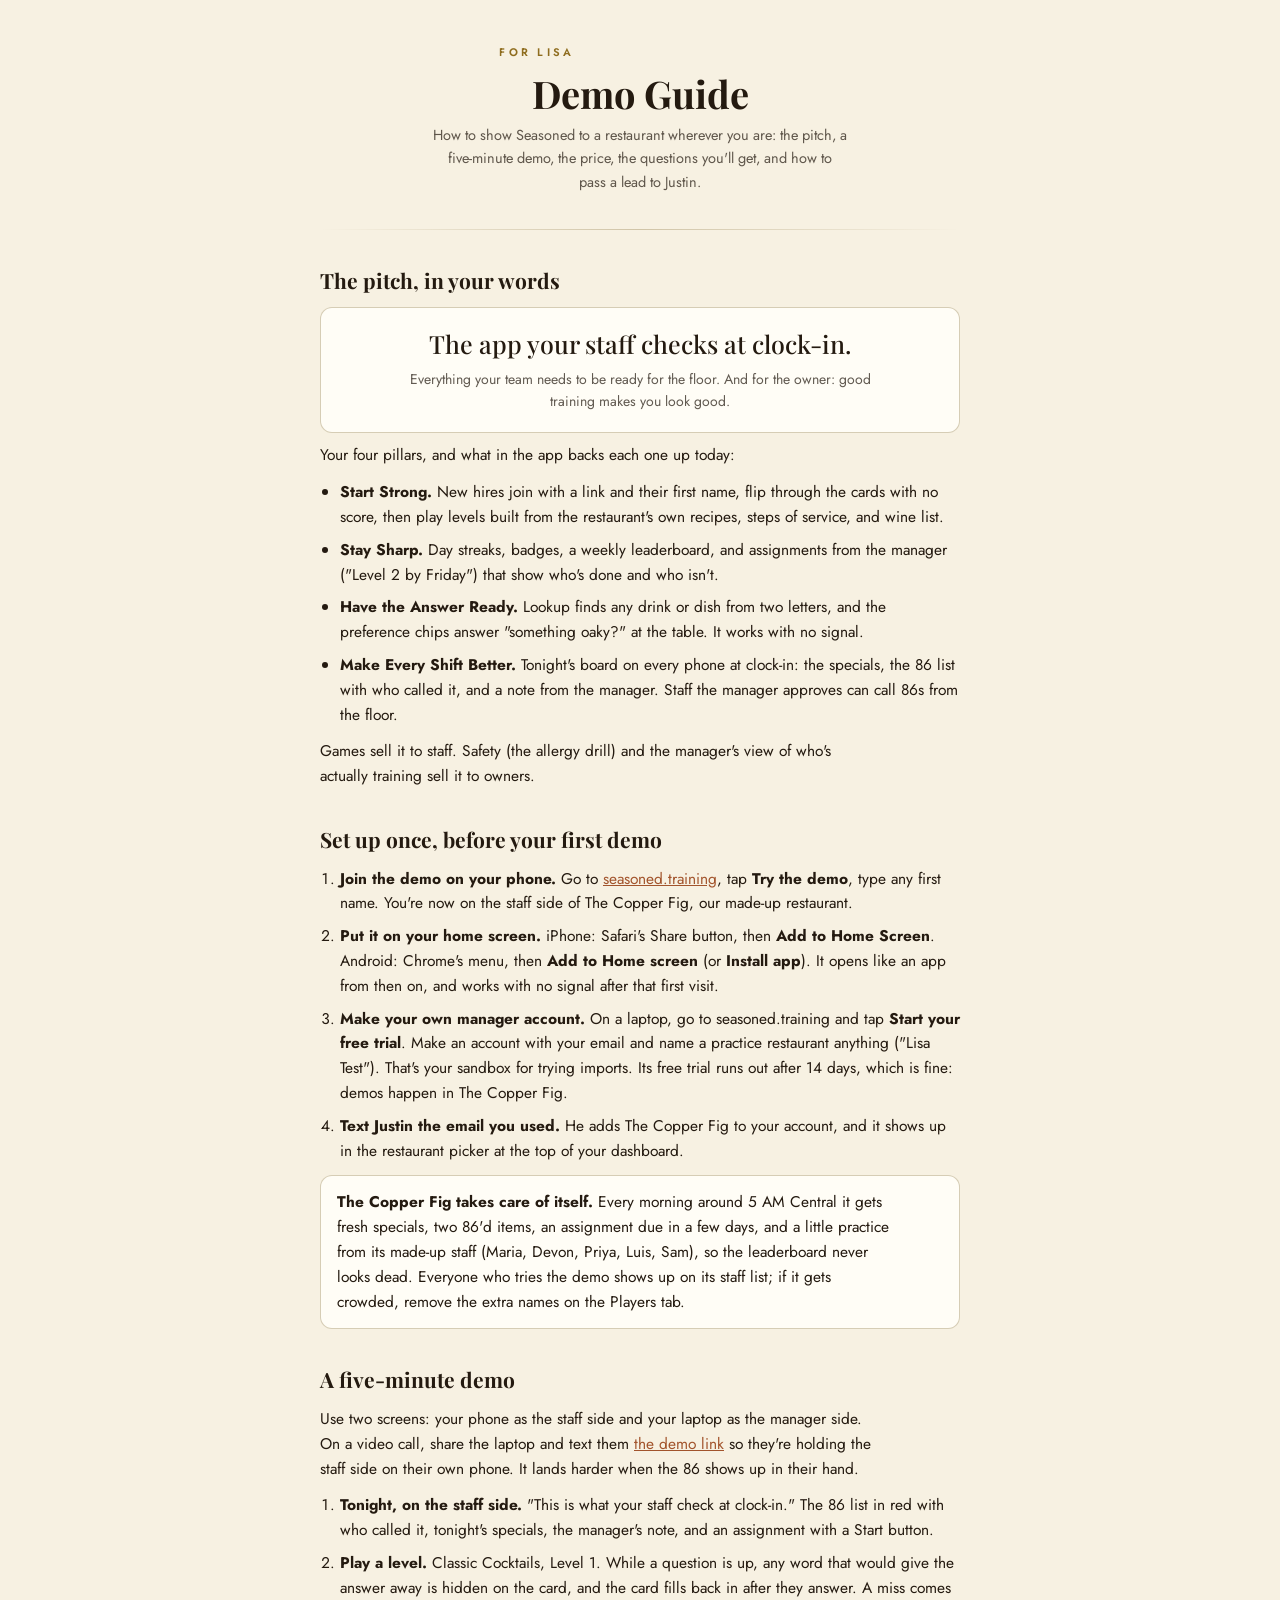
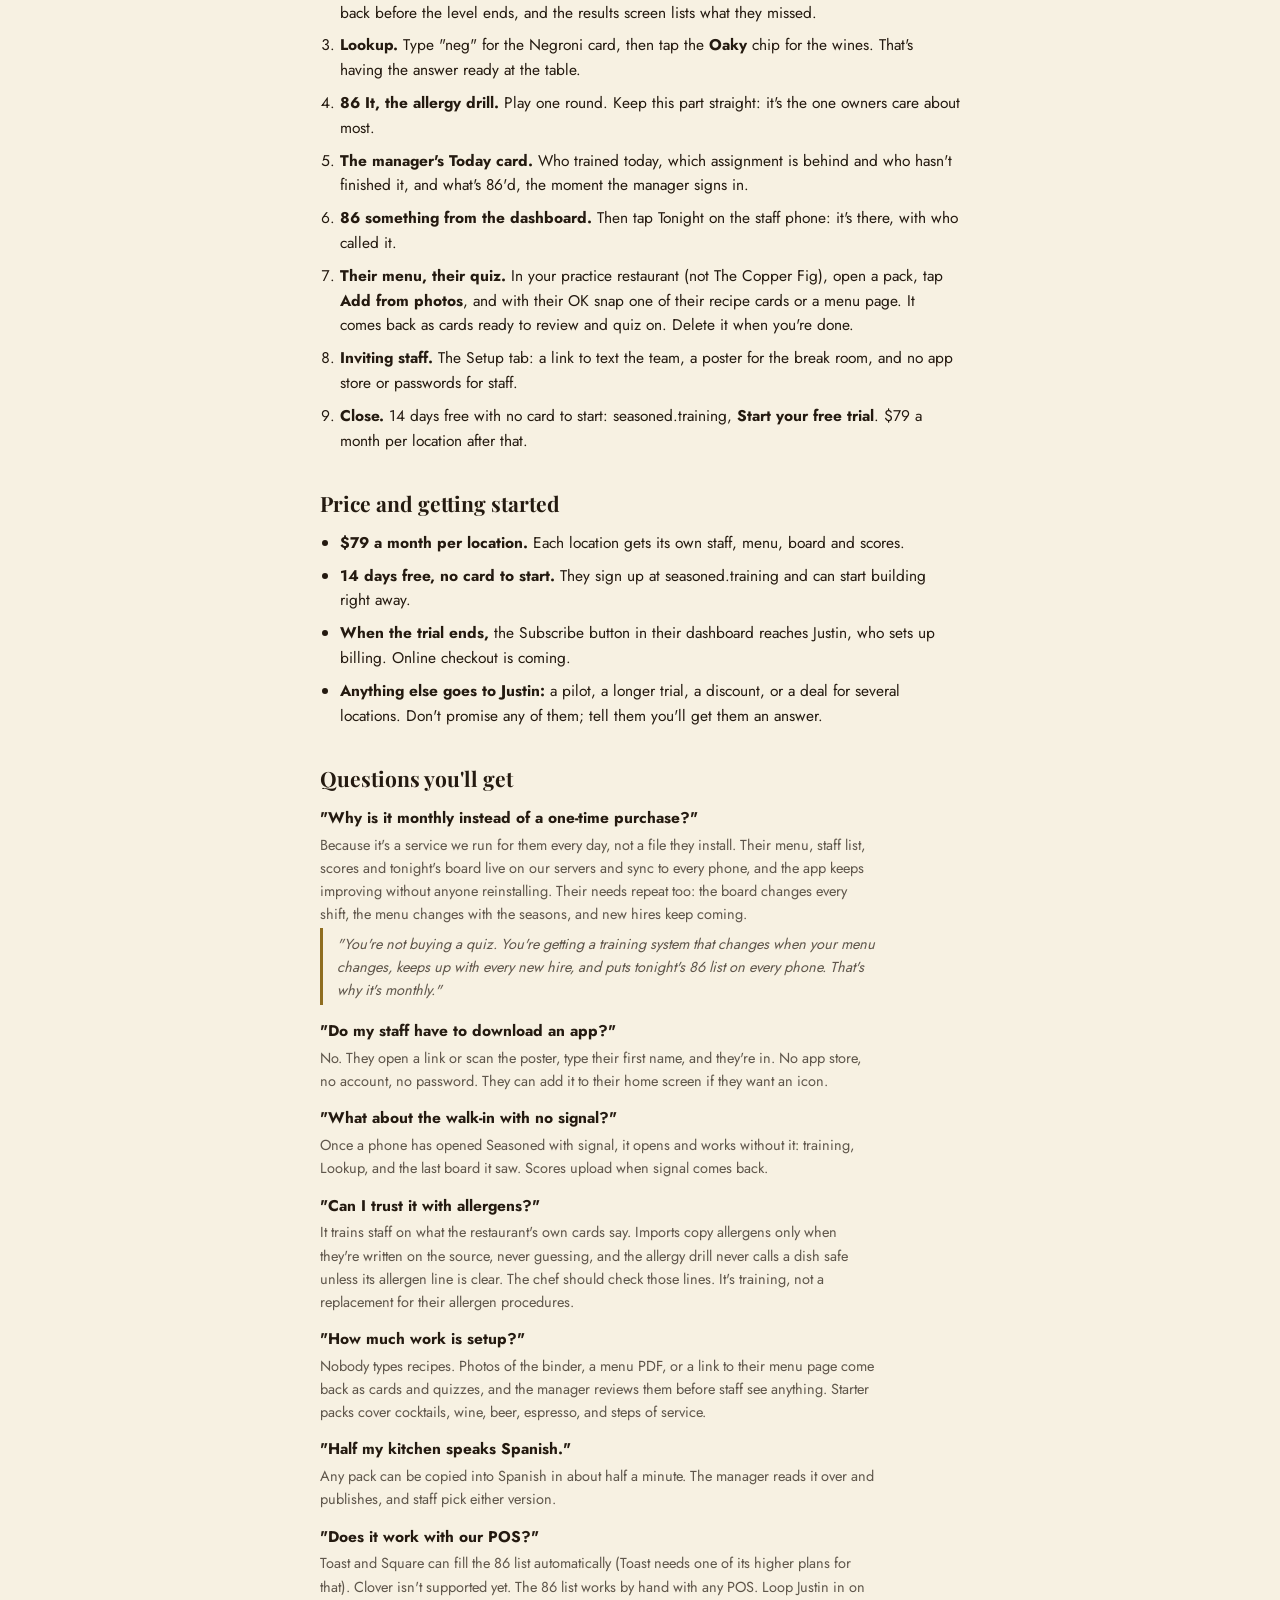
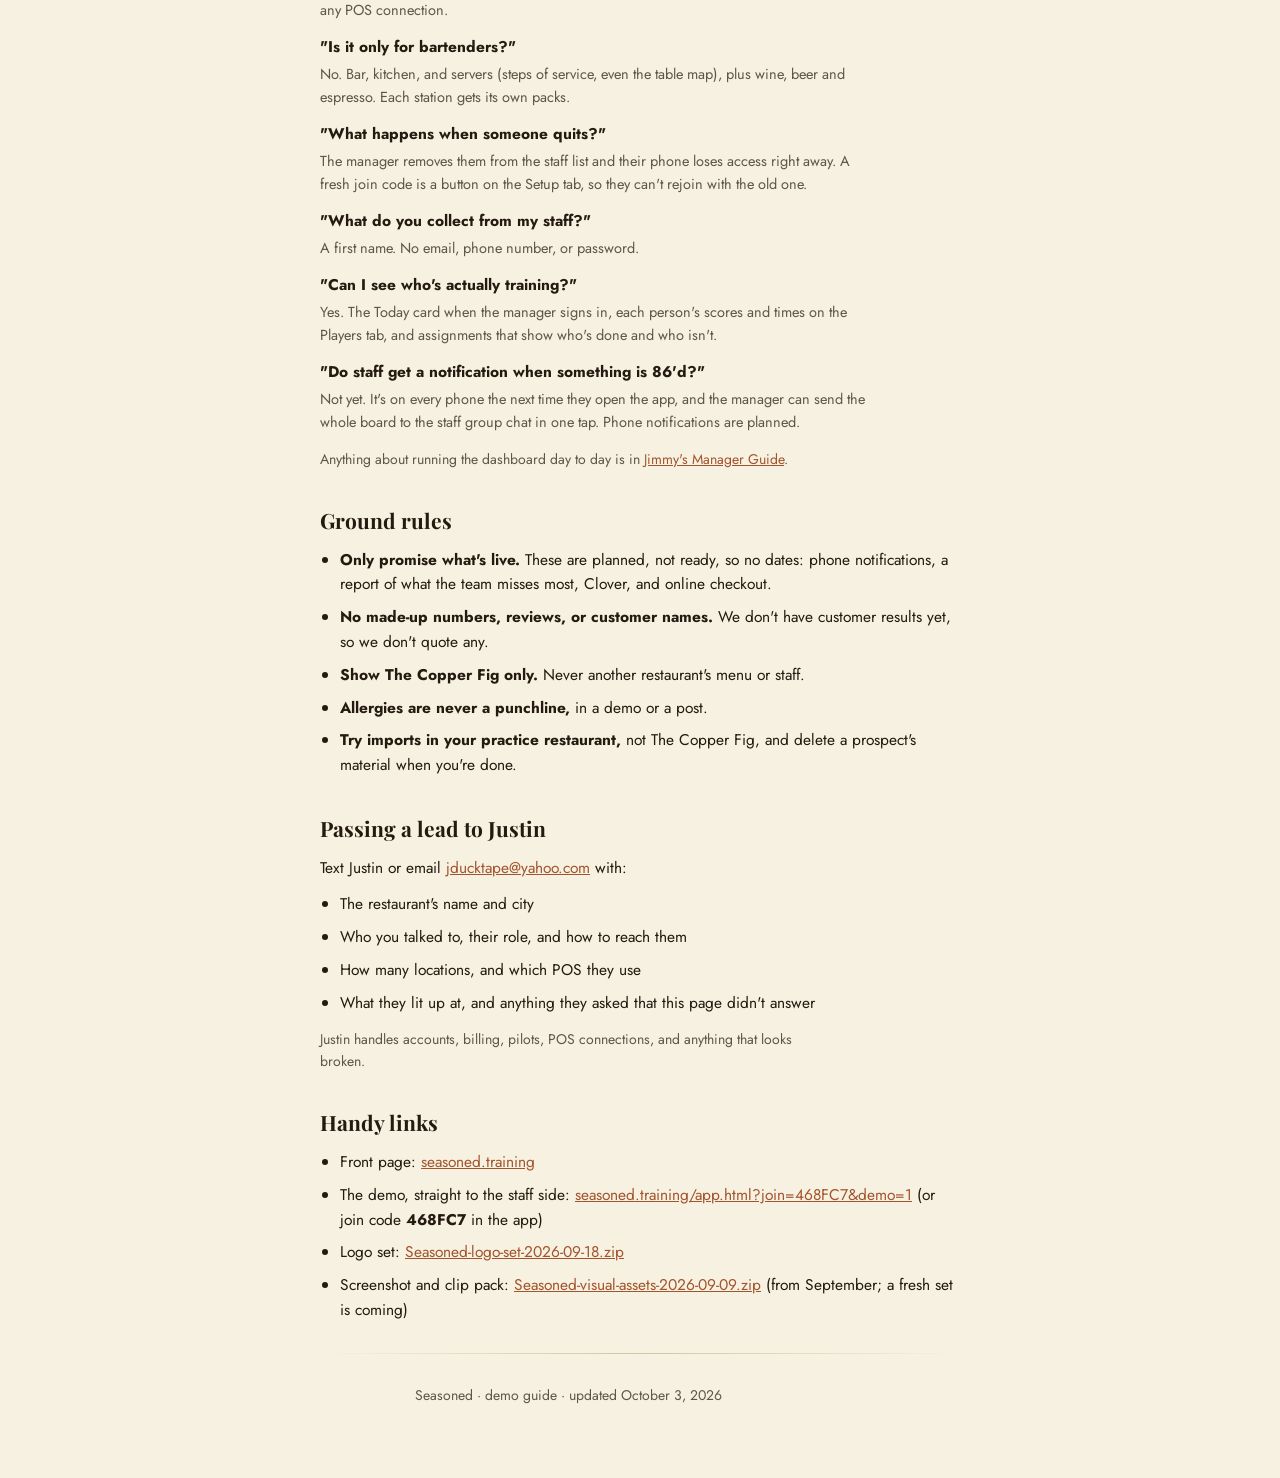
<file: demo-guide.html>
<!DOCTYPE html>
<html lang="en">
<head>
<meta charset="UTF-8">
<meta name="viewport" content="width=device-width, initial-scale=1">
<meta name="description" content="How to show Seasoned to a restaurant: the pitch, a five-minute demo, the price, the questions you'll get, and how to pass a lead to Justin.">
<meta name="robots" content="noindex">
<meta name="theme-color" content="#0f1d17">
<title>Seasoned Demo Guide</title>
<style>@font-face{font-family:'Playfair Display';font-style:normal;font-weight:500 800;font-display:swap;src:url('fonts/playfair-display.woff2') format('woff2');}
@font-face{font-family:'Jost';font-style:normal;font-weight:100 900;font-display:swap;src:url('fonts/jost.woff2') format('woff2');}</style>
</head>
<body>

<style>
  :root{
    --ground:#f7f1e2; --panel:#fffdf6; --panel-2:#f1e9d5; --ink:#241a10;
    --ink-soft:rgba(36,26,16,0.72); --ink-faint:rgba(36,26,16,0.5);
    --brass:#8f6d1f; --copper:#a2542c; --line:rgba(120,94,32,0.3);
    --line-soft:rgba(36,26,16,0.12); --good:#3d7c44; --bad:#a83d3d;
    --code-bg:rgba(36,26,16,0.055);
  }
  @media (prefers-color-scheme: dark){
    :root:not([data-theme="light"]){
      --ground:#0f1d17; --panel:#142922; --panel-2:#0c1712; --ink:#f3ead9;
      --ink-soft:rgba(243,234,217,0.72); --ink-faint:rgba(243,234,217,0.5);
      --brass:#c8a24a; --copper:#cf8352; --line:rgba(200,162,74,0.35);
      --line-soft:rgba(243,234,217,0.14); --good:#6fbf73; --bad:#df6a6a;
      --code-bg:rgba(243,234,217,0.08);
    }
  }
  :root[data-theme="dark"]{
    --ground:#0f1d17; --panel:#142922; --panel-2:#0c1712; --ink:#f3ead9;
    --ink-soft:rgba(243,234,217,0.72); --ink-faint:rgba(243,234,217,0.5);
    --brass:#c8a24a; --copper:#cf8352; --line:rgba(200,162,74,0.35);
    --line-soft:rgba(243,234,217,0.14); --good:#6fbf73; --bad:#df6a6a;
    --code-bg:rgba(243,234,217,0.08);
  }
  *{box-sizing:border-box;}
  body{
    margin:0; background:var(--ground); color:var(--ink);
    font-family:'Jost','Avenir Next','Segoe UI',system-ui,sans-serif;
    line-height:1.6; font-size:15.5px; padding:0 18px 60px;
  }
  .page{max-width:640px; margin:0 auto;}
  header{text-align:center; padding:44px 0 6px;}
  .eyebrow{letter-spacing:0.3em; text-transform:uppercase; font-size:11px; color:var(--brass); font-weight:600; margin:0 0 10px;}
  h1{font-family:'Playfair Display',Georgia,serif; font-size:clamp(28px,6vw,38px); margin:0 0 8px; line-height:1.15;}
  .sub{color:var(--ink-soft); font-size:14.5px; max-width:46ch; margin:0 auto;}
  hr.rule{border:none; height:1px; background:linear-gradient(90deg,transparent,var(--line),transparent); margin:30px 0;}
  h2{font-family:'Playfair Display',Georgia,serif; font-size:21px; margin:34px 0 10px; text-wrap:balance;}
  p{margin:0 0 12px; max-width:62ch;}
  ul,ol{margin:0 0 12px; padding-left:20px;}
  li{margin-bottom:8px;}
  .soft{color:var(--ink-soft); font-size:14px;}
  .card{background:var(--panel); border:1px solid var(--line); border-radius:12px; padding:14px 16px; margin-bottom:10px;}
  .card p:last-child{margin-bottom:0;}
  .pitch{text-align:center; padding:20px 16px;}
  .pitch .hook{font-family:'Playfair Display',Georgia,serif; font-size:clamp(21px,5vw,25px); line-height:1.25; margin:0 0 8px; text-wrap:balance;}
  .pitch p{margin-left:auto; margin-right:auto;}
  .line{border-left:3px solid var(--brass); padding:4px 0 4px 14px; margin:10px 0 0; font-style:italic;}
  .qa{margin-bottom:14px;}
  .qa b{display:block;}
  .qa p{color:var(--ink-soft); font-size:14.5px; margin:2px 0 0;}
  a{color:var(--copper);}
  a:focus-visible{outline:2px solid var(--brass); outline-offset:2px; border-radius:2px;}
</style>

<div class="page">

<header>
  <p class="eyebrow">For Lisa</p>
  <h1>Demo Guide</h1>
  <p class="sub">How to show Seasoned to a restaurant wherever you are: the pitch, a five-minute demo, the price, the questions you'll get, and how to pass a lead to Justin.</p>
</header>

<hr class="rule">

<h2>The pitch, in your words</h2>
<div class="card pitch">
  <p class="hook">The app your staff checks at clock-in.</p>
  <p class="soft">Everything your team needs to be ready for the floor. And for the owner: good training makes you look good.</p>
</div>
<p>Your four pillars, and what in the app backs each one up today:</p>
<ul>
  <li><b>Start Strong.</b> New hires join with a link and their first name, flip through the cards with no score, then play levels built from the restaurant's own recipes, steps of service, and wine list.</li>
  <li><b>Stay Sharp.</b> Day streaks, badges, a weekly leaderboard, and assignments from the manager ("Level 2 by Friday") that show who's done and who isn't.</li>
  <li><b>Have the Answer Ready.</b> Lookup finds any drink or dish from two letters, and the preference chips answer "something oaky?" at the table. It works with no signal.</li>
  <li><b>Make Every Shift Better.</b> Tonight's board on every phone at clock-in: the specials, the 86 list with who called it, and a note from the manager. Staff the manager approves can call 86s from the floor.</li>
</ul>
<p>Games sell it to staff. Safety (the allergy drill) and the manager's view of who's actually training sell it to owners.</p>

<h2>Set up once, before your first demo</h2>
<ol>
  <li><b>Join the demo on your phone.</b> Go to <a href="https://seasoned.training">seasoned.training</a>, tap <b>Try the demo</b>, type any first name. You're now on the staff side of The Copper Fig, our made-up restaurant.</li>
  <li><b>Put it on your home screen.</b> iPhone: Safari's Share button, then <b>Add to Home Screen</b>. Android: Chrome's menu, then <b>Add to Home screen</b> (or <b>Install app</b>). It opens like an app from then on, and works with no signal after that first visit.</li>
  <li><b>Make your own manager account.</b> On a laptop, go to seasoned.training and tap <b>Start your free trial</b>. Make an account with your email and name a practice restaurant anything ("Lisa Test"). That's your sandbox for trying imports. Its free trial runs out after 14 days, which is fine: demos happen in The Copper Fig.</li>
  <li><b>Text Justin the email you used.</b> He adds The Copper Fig to your account, and it shows up in the restaurant picker at the top of your dashboard.</li>
</ol>
<div class="card"><p><b>The Copper Fig takes care of itself.</b> Every morning around 5 AM Central it gets fresh specials, two 86'd items, an assignment due in a few days, and a little practice from its made-up staff (Maria, Devon, Priya, Luis, Sam), so the leaderboard never looks dead. Everyone who tries the demo shows up on its staff list; if it gets crowded, remove the extra names on the Players tab.</p></div>

<h2>A five-minute demo</h2>
<p>Use two screens: your phone as the staff side and your laptop as the manager side. On a video call, share the laptop and text them <a href="https://seasoned.training/app.html?join=468FC7&amp;demo=1">the demo link</a> so they're holding the staff side on their own phone. It lands harder when the 86 shows up in their hand.</p>
<ol>
  <li><b>Tonight, on the staff side.</b> "This is what your staff check at clock-in." The 86 list in red with who called it, tonight's specials, the manager's note, and an assignment with a Start button.</li>
  <li><b>Play a level.</b> Classic Cocktails, Level 1. While a question is up, any word that would give the answer away is hidden on the card, and the card fills back in after they answer. A miss comes back before the level ends, and the results screen lists what they missed.</li>
  <li><b>Lookup.</b> Type "neg" for the Negroni card, then tap the <b>Oaky</b> chip for the wines. That's having the answer ready at the table.</li>
  <li><b>86 It, the allergy drill.</b> Play one round. Keep this part straight: it's the one owners care about most.</li>
  <li><b>The manager's Today card.</b> Who trained today, which assignment is behind and who hasn't finished it, and what's 86'd, the moment the manager signs in.</li>
  <li><b>86 something from the dashboard.</b> Then tap Tonight on the staff phone: it's there, with who called it.</li>
  <li><b>Their menu, their quiz.</b> In your practice restaurant (not The Copper Fig), open a pack, tap <b>Add from photos</b>, and with their OK snap one of their recipe cards or a menu page. It comes back as cards ready to review and quiz on. Delete it when you're done.</li>
  <li><b>Inviting staff.</b> The Setup tab: a link to text the team, a poster for the break room, and no app store or passwords for staff.</li>
  <li><b>Close.</b> 14 days free with no card to start: seasoned.training, <b>Start your free trial</b>. $79 a month per location after that.</li>
</ol>

<h2>Price and getting started</h2>
<ul>
  <li><b>$79 a month per location.</b> Each location gets its own staff, menu, board and scores.</li>
  <li><b>14 days free, no card to start.</b> They sign up at seasoned.training and can start building right away.</li>
  <li><b>When the trial ends,</b> the Subscribe button in their dashboard reaches Justin, who sets up billing. Online checkout is coming.</li>
  <li><b>Anything else goes to Justin:</b> a pilot, a longer trial, a discount, or a deal for several locations. Don't promise any of them; tell them you'll get them an answer.</li>
</ul>

<h2>Questions you'll get</h2>
<div class="qa"><b>"Why is it monthly instead of a one-time purchase?"</b><p>Because it's a service we run for them every day, not a file they install. Their menu, staff list, scores and tonight's board live on our servers and sync to every phone, and the app keeps improving without anyone reinstalling. Their needs repeat too: the board changes every shift, the menu changes with the seasons, and new hires keep coming.</p>
<p class="line">"You're not buying a quiz. You're getting a training system that changes when your menu changes, keeps up with every new hire, and puts tonight's 86 list on every phone. That's why it's monthly."</p></div>
<div class="qa"><b>"Do my staff have to download an app?"</b><p>No. They open a link or scan the poster, type their first name, and they're in. No app store, no account, no password. They can add it to their home screen if they want an icon.</p></div>
<div class="qa"><b>"What about the walk-in with no signal?"</b><p>Once a phone has opened Seasoned with signal, it opens and works without it: training, Lookup, and the last board it saw. Scores upload when signal comes back.</p></div>
<div class="qa"><b>"Can I trust it with allergens?"</b><p>It trains staff on what the restaurant's own cards say. Imports copy allergens only when they're written on the source, never guessing, and the allergy drill never calls a dish safe unless its allergen line is clear. The chef should check those lines. It's training, not a replacement for their allergen procedures.</p></div>
<div class="qa"><b>"How much work is setup?"</b><p>Nobody types recipes. Photos of the binder, a menu PDF, or a link to their menu page come back as cards and quizzes, and the manager reviews them before staff see anything. Starter packs cover cocktails, wine, beer, espresso, and steps of service.</p></div>
<div class="qa"><b>"Half my kitchen speaks Spanish."</b><p>Any pack can be copied into Spanish in about half a minute. The manager reads it over and publishes, and staff pick either version.</p></div>
<div class="qa"><b>"Does it work with our POS?"</b><p>Toast and Square can fill the 86 list automatically (Toast needs one of its higher plans for that). Clover isn't supported yet. The 86 list works by hand with any POS. Loop Justin in on any POS connection.</p></div>
<div class="qa"><b>"Is it only for bartenders?"</b><p>No. Bar, kitchen, and servers (steps of service, even the table map), plus wine, beer and espresso. Each station gets its own packs.</p></div>
<div class="qa"><b>"What happens when someone quits?"</b><p>The manager removes them from the staff list and their phone loses access right away. A fresh join code is a button on the Setup tab, so they can't rejoin with the old one.</p></div>
<div class="qa"><b>"What do you collect from my staff?"</b><p>A first name. No email, phone number, or password.</p></div>
<div class="qa"><b>"Can I see who's actually training?"</b><p>Yes. The Today card when the manager signs in, each person's scores and times on the Players tab, and assignments that show who's done and who isn't.</p></div>
<div class="qa"><b>"Do staff get a notification when something is 86'd?"</b><p>Not yet. It's on every phone the next time they open the app, and the manager can send the whole board to the staff group chat in one tap. Phone notifications are planned.</p></div>
<p class="soft">Anything about running the dashboard day to day is in <a href="guide.html">Jimmy's Manager Guide</a>.</p>

<h2>Ground rules</h2>
<ul>
  <li><b>Only promise what's live.</b> These are planned, not ready, so no dates: phone notifications, a report of what the team misses most, Clover, and online checkout.</li>
  <li><b>No made-up numbers, reviews, or customer names.</b> We don't have customer results yet, so we don't quote any.</li>
  <li><b>Show The Copper Fig only.</b> Never another restaurant's menu or staff.</li>
  <li><b>Allergies are never a punchline,</b> in a demo or a post.</li>
  <li><b>Try imports in your practice restaurant,</b> not The Copper Fig, and delete a prospect's material when you're done.</li>
</ul>

<h2>Passing a lead to Justin</h2>
<p>Text Justin or email <a href="mailto:jducktape@yahoo.com?subject=Seasoned%20lead">jducktape@yahoo.com</a> with:</p>
<ul>
  <li>The restaurant's name and city</li>
  <li>Who you talked to, their role, and how to reach them</li>
  <li>How many locations, and which POS they use</li>
  <li>What they lit up at, and anything they asked that this page didn't answer</li>
</ul>
<p class="soft">Justin handles accounts, billing, pilots, POS connections, and anything that looks broken.</p>

<h2>Handy links</h2>
<ul>
  <li>Front page: <a href="https://seasoned.training">seasoned.training</a></li>
  <li>The demo, straight to the staff side: <a href="https://seasoned.training/app.html?join=468FC7&amp;demo=1">seasoned.training/app.html?join=468FC7&amp;demo=1</a> (or join code <b>468FC7</b> in the app)</li>
  <li>Logo set: <a href="https://seasoned.training/press/Seasoned-logo-set-2026-09-18.zip">Seasoned-logo-set-2026-09-18.zip</a></li>
  <li>Screenshot and clip pack: <a href="https://seasoned.training/press/Seasoned-visual-assets-2026-09-09.zip">Seasoned-visual-assets-2026-09-09.zip</a> (from September; a fresh set is coming)</li>
</ul>

<hr class="rule">
<p class="soft" style="text-align:center;">Seasoned · demo guide · updated October 3, 2026</p>

</div>

</body>
</html>
</file>
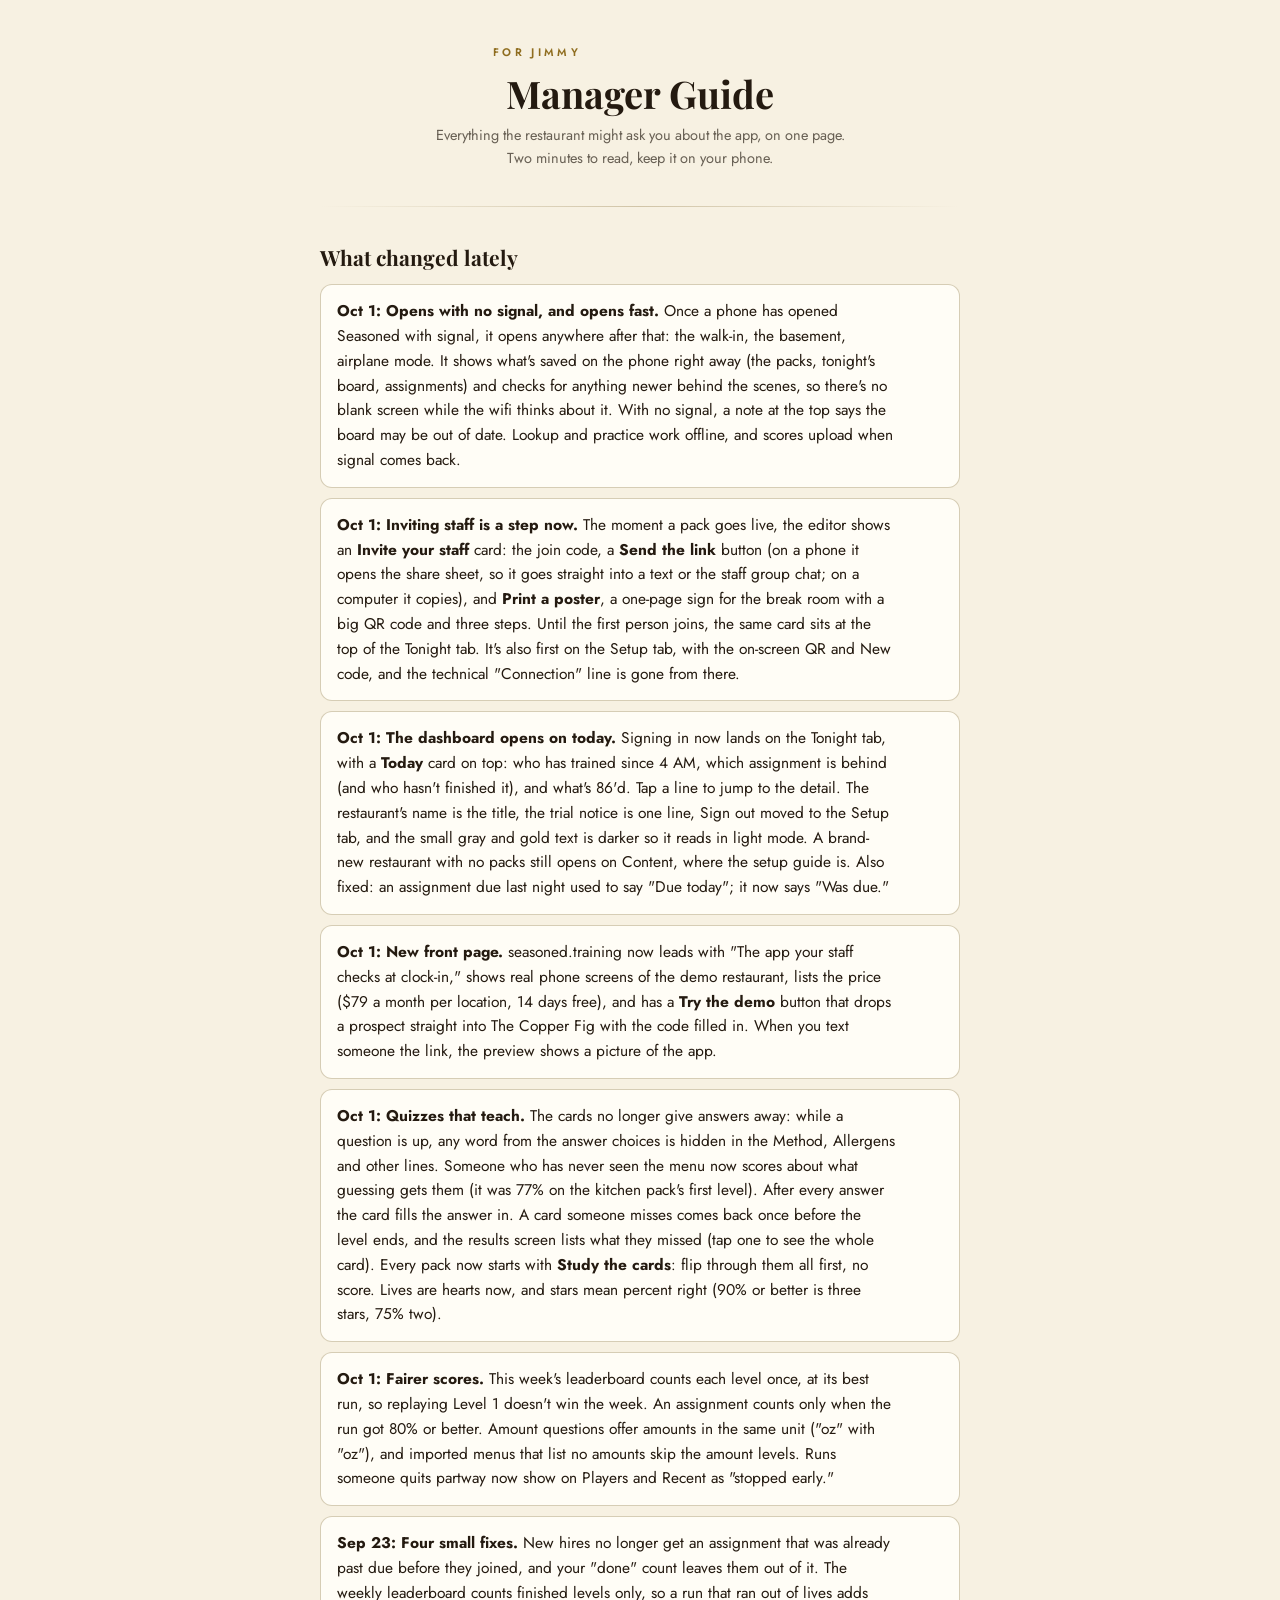
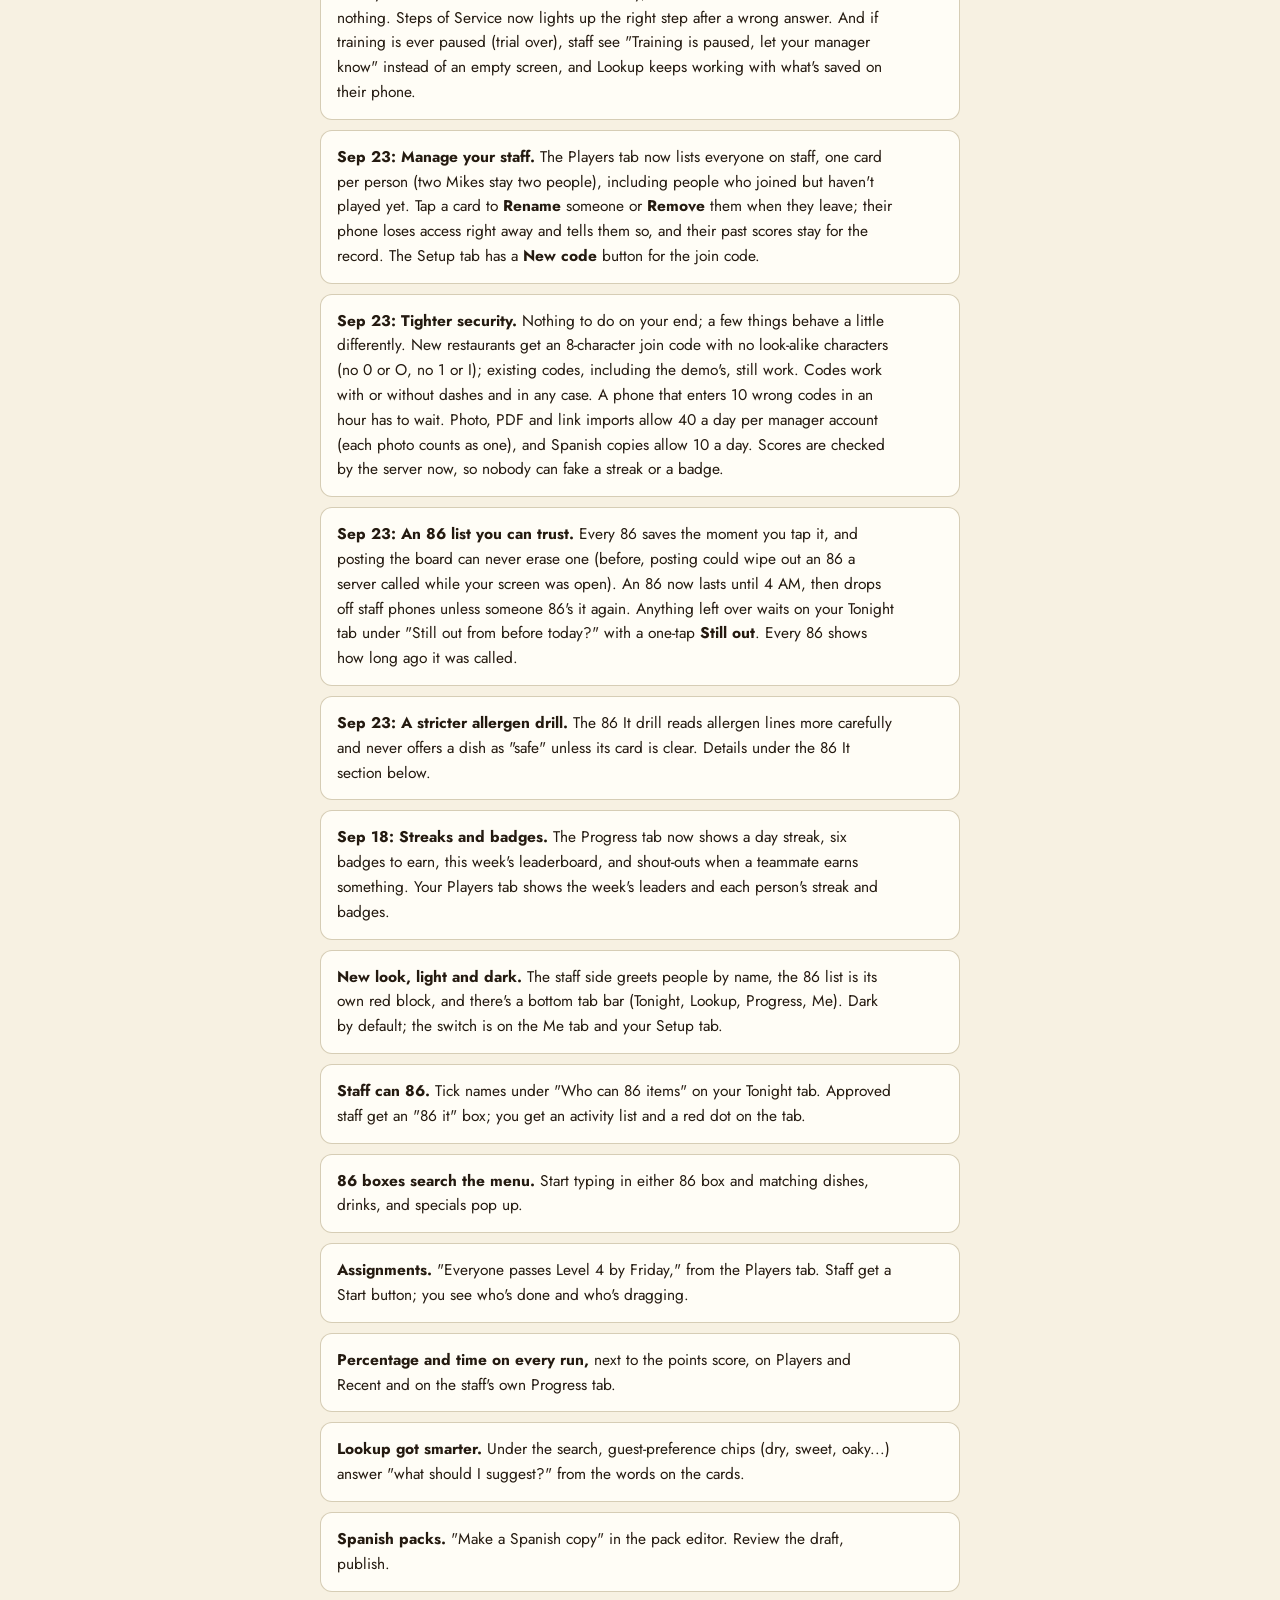
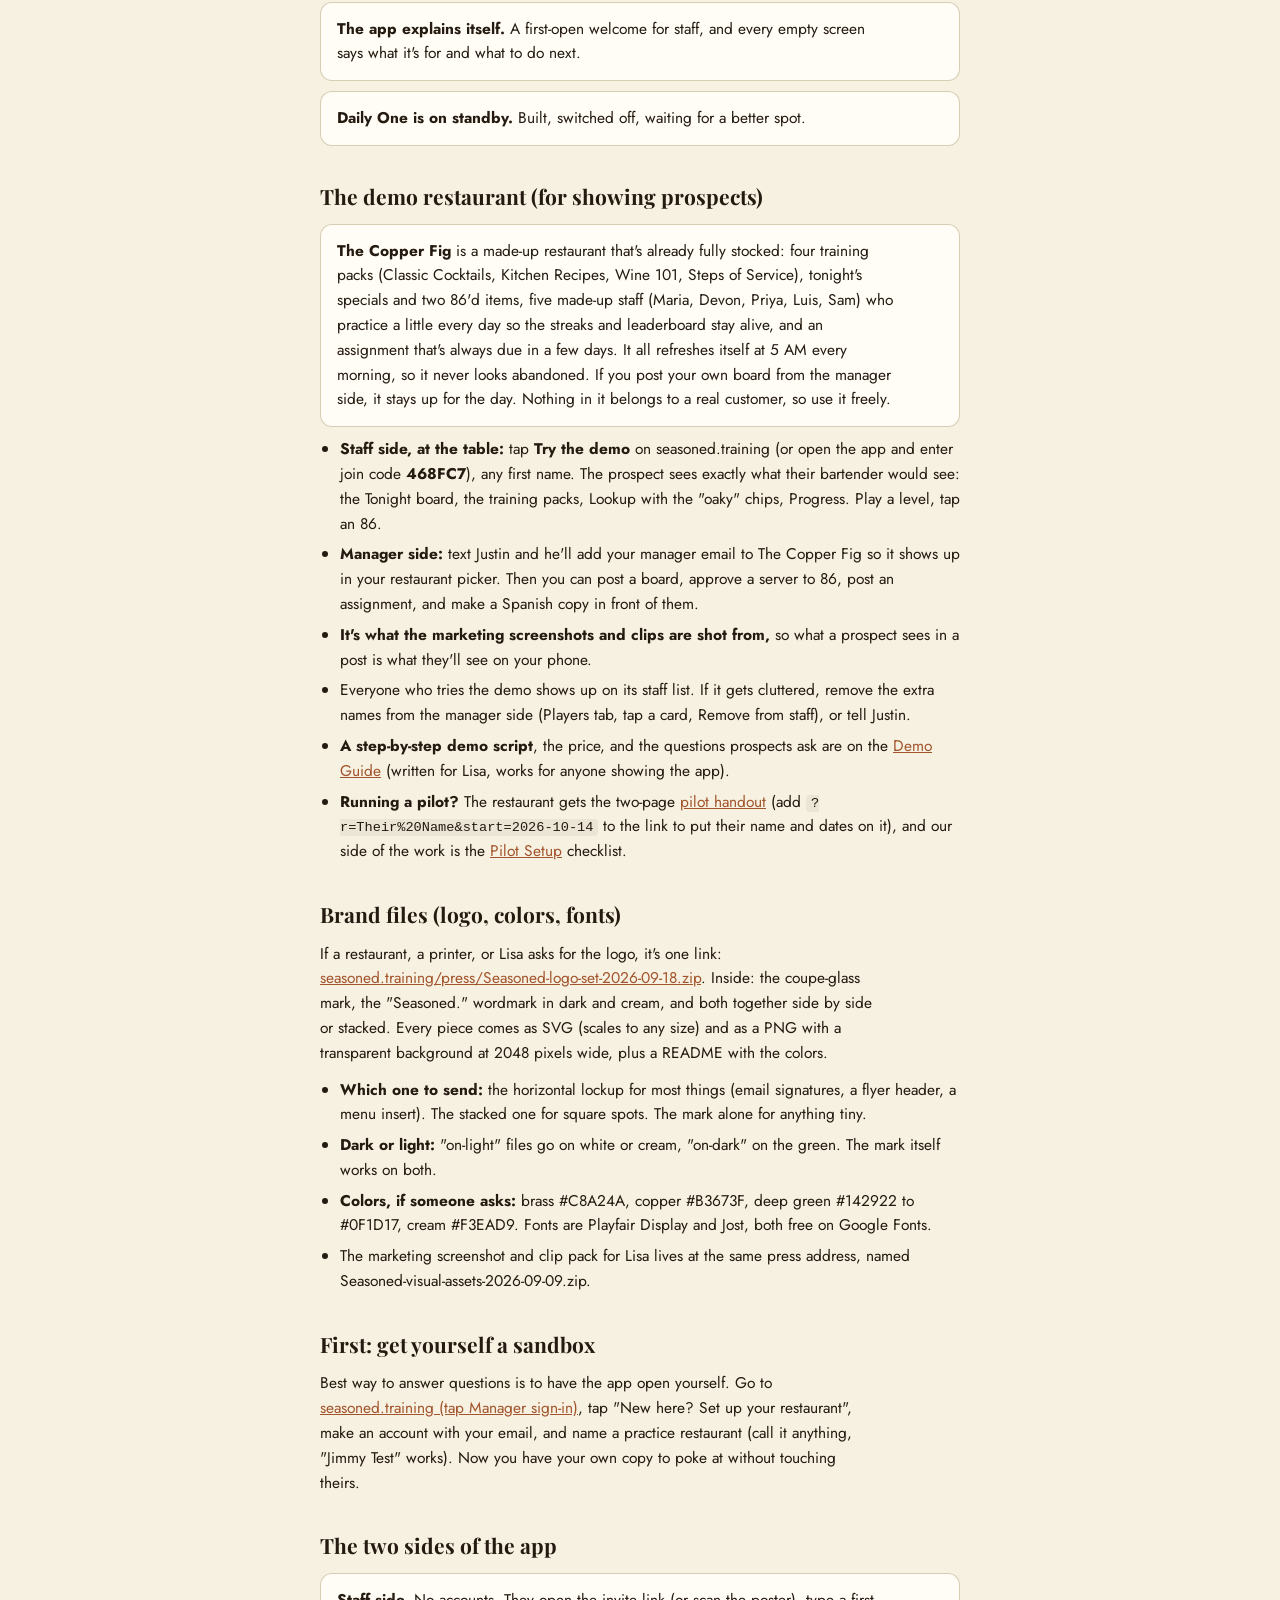
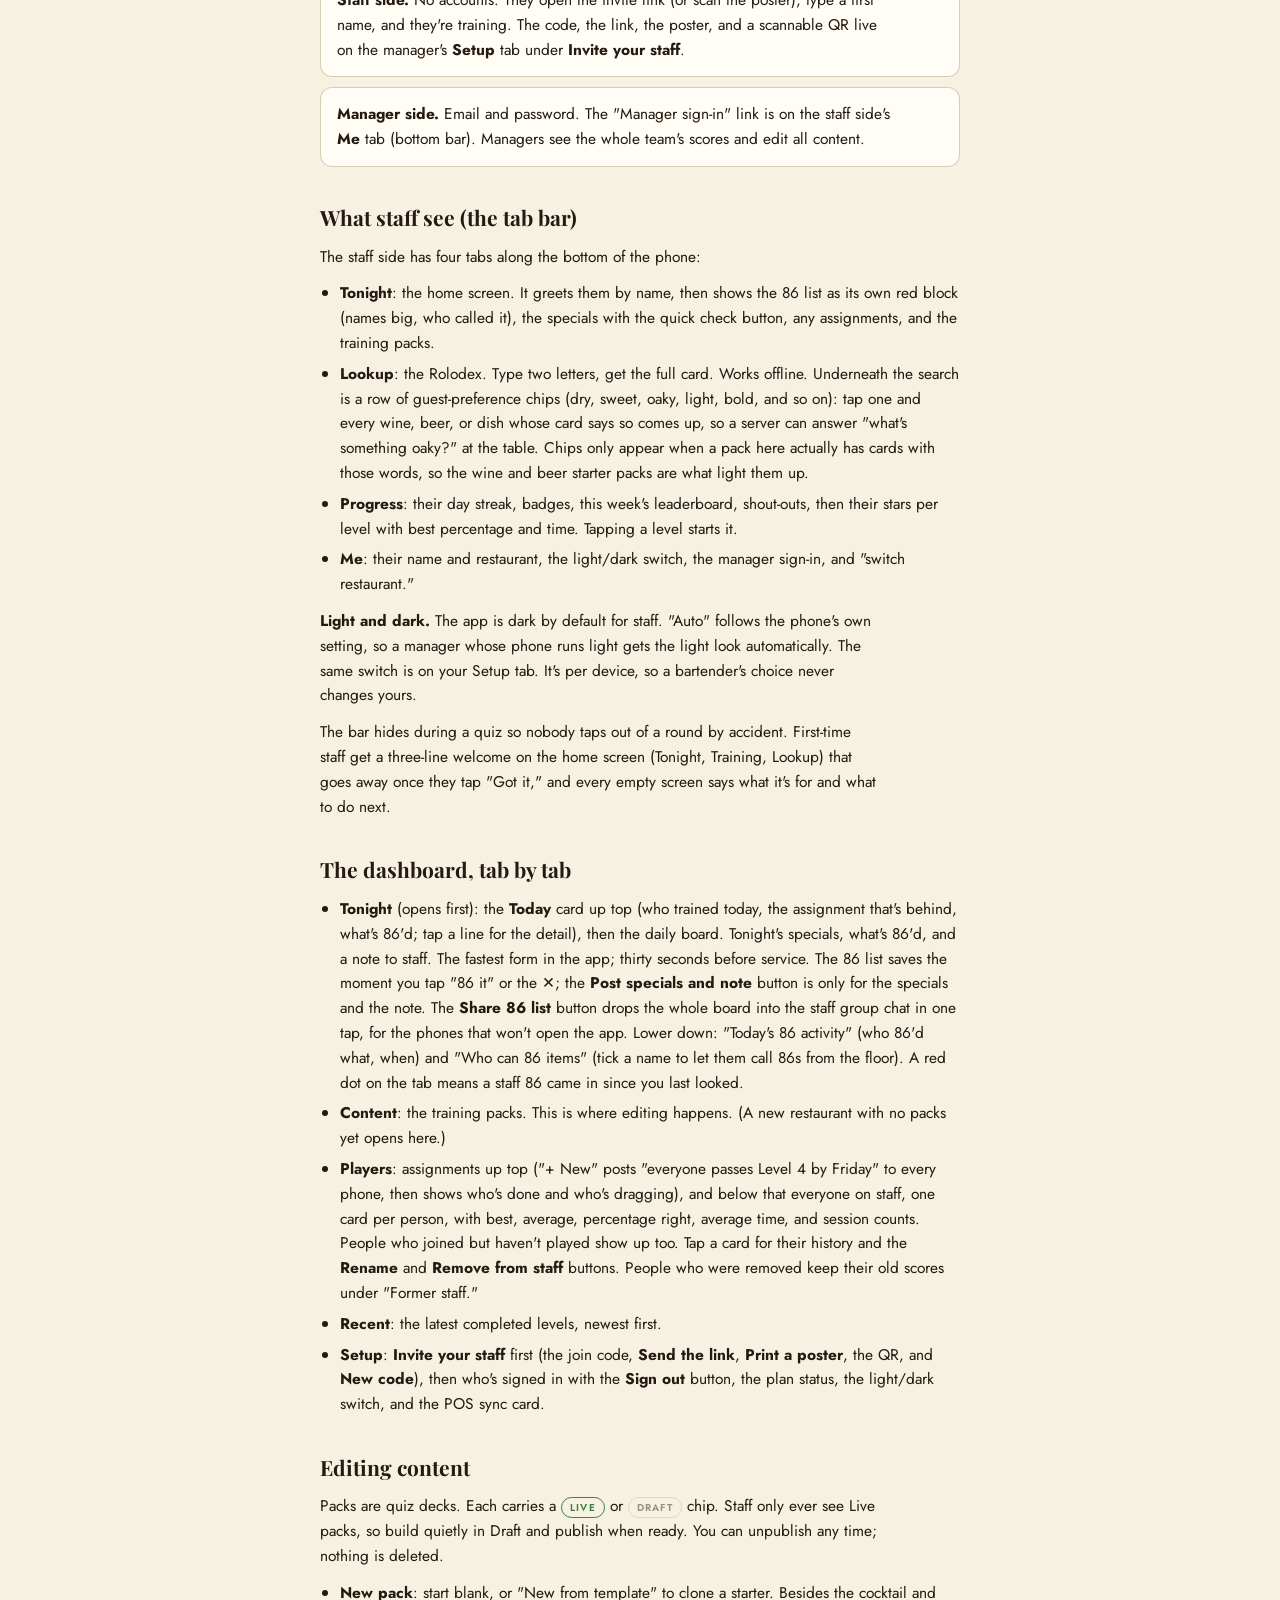
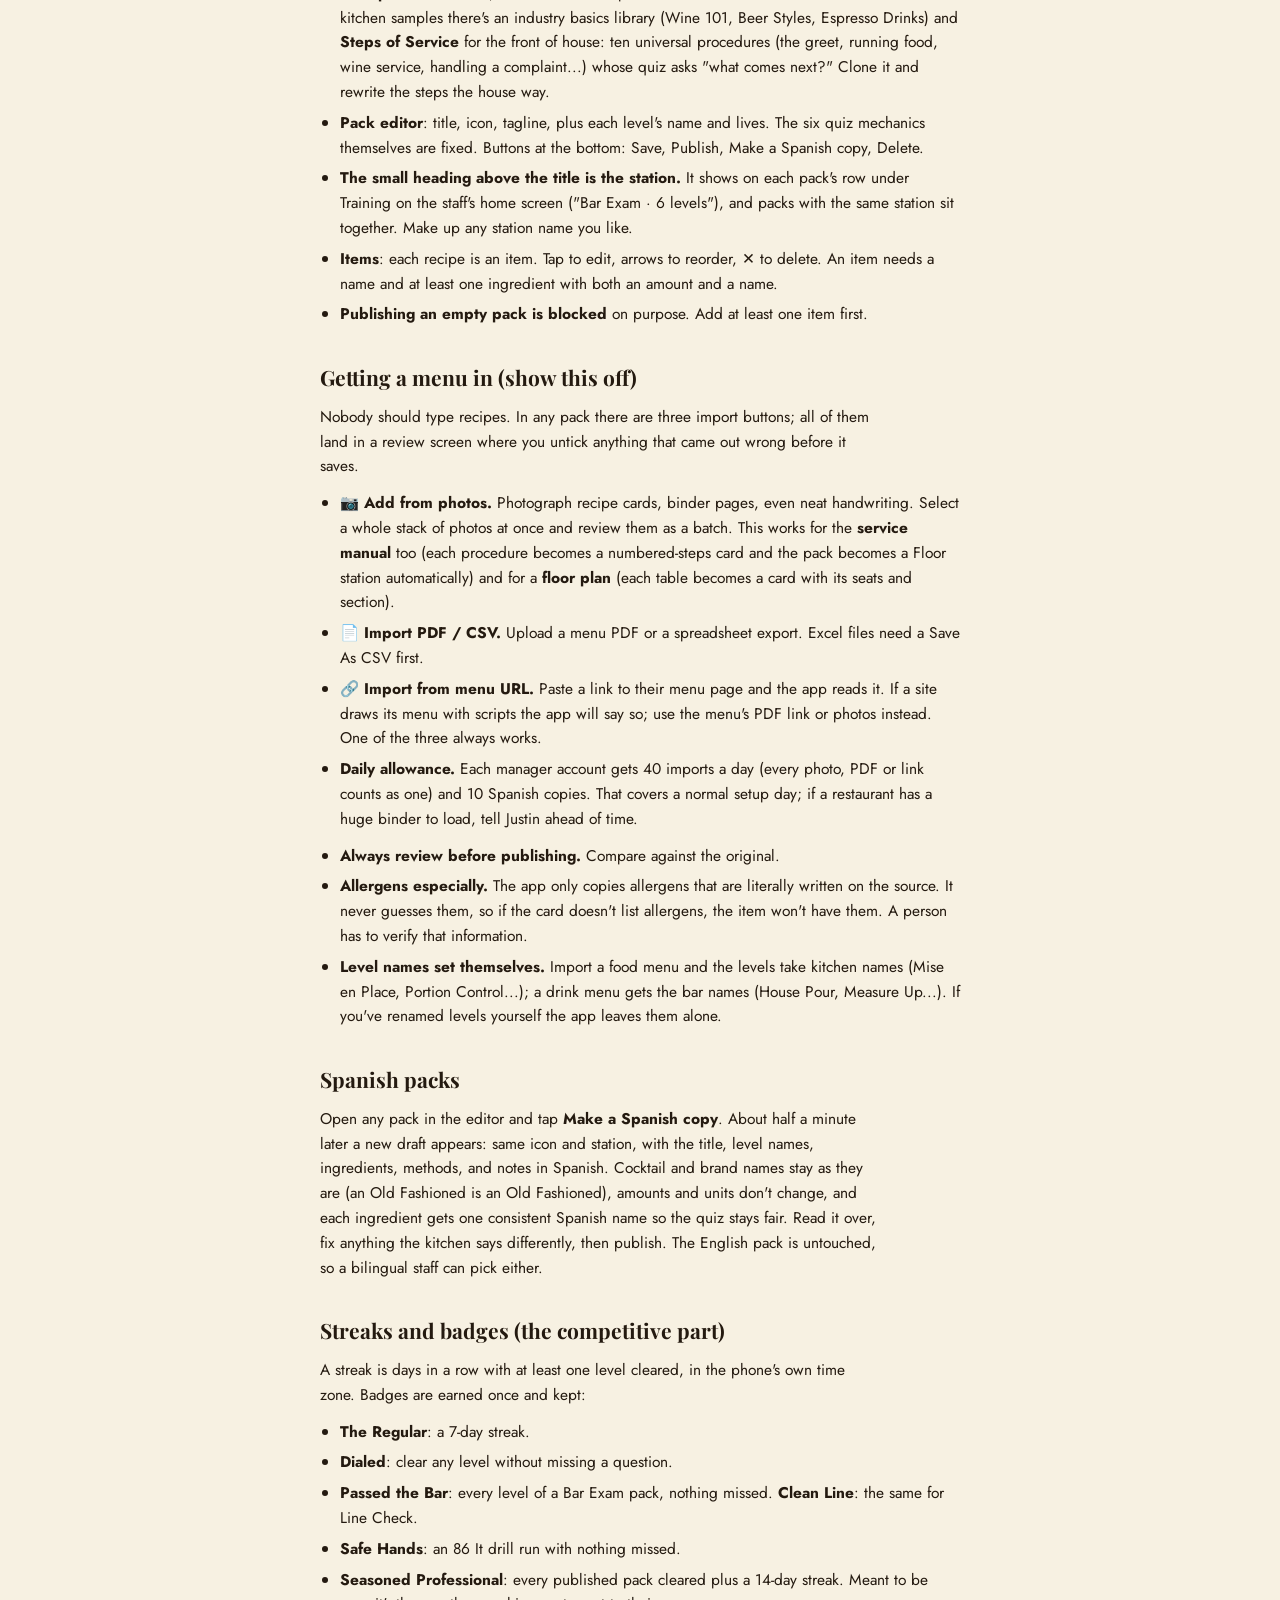
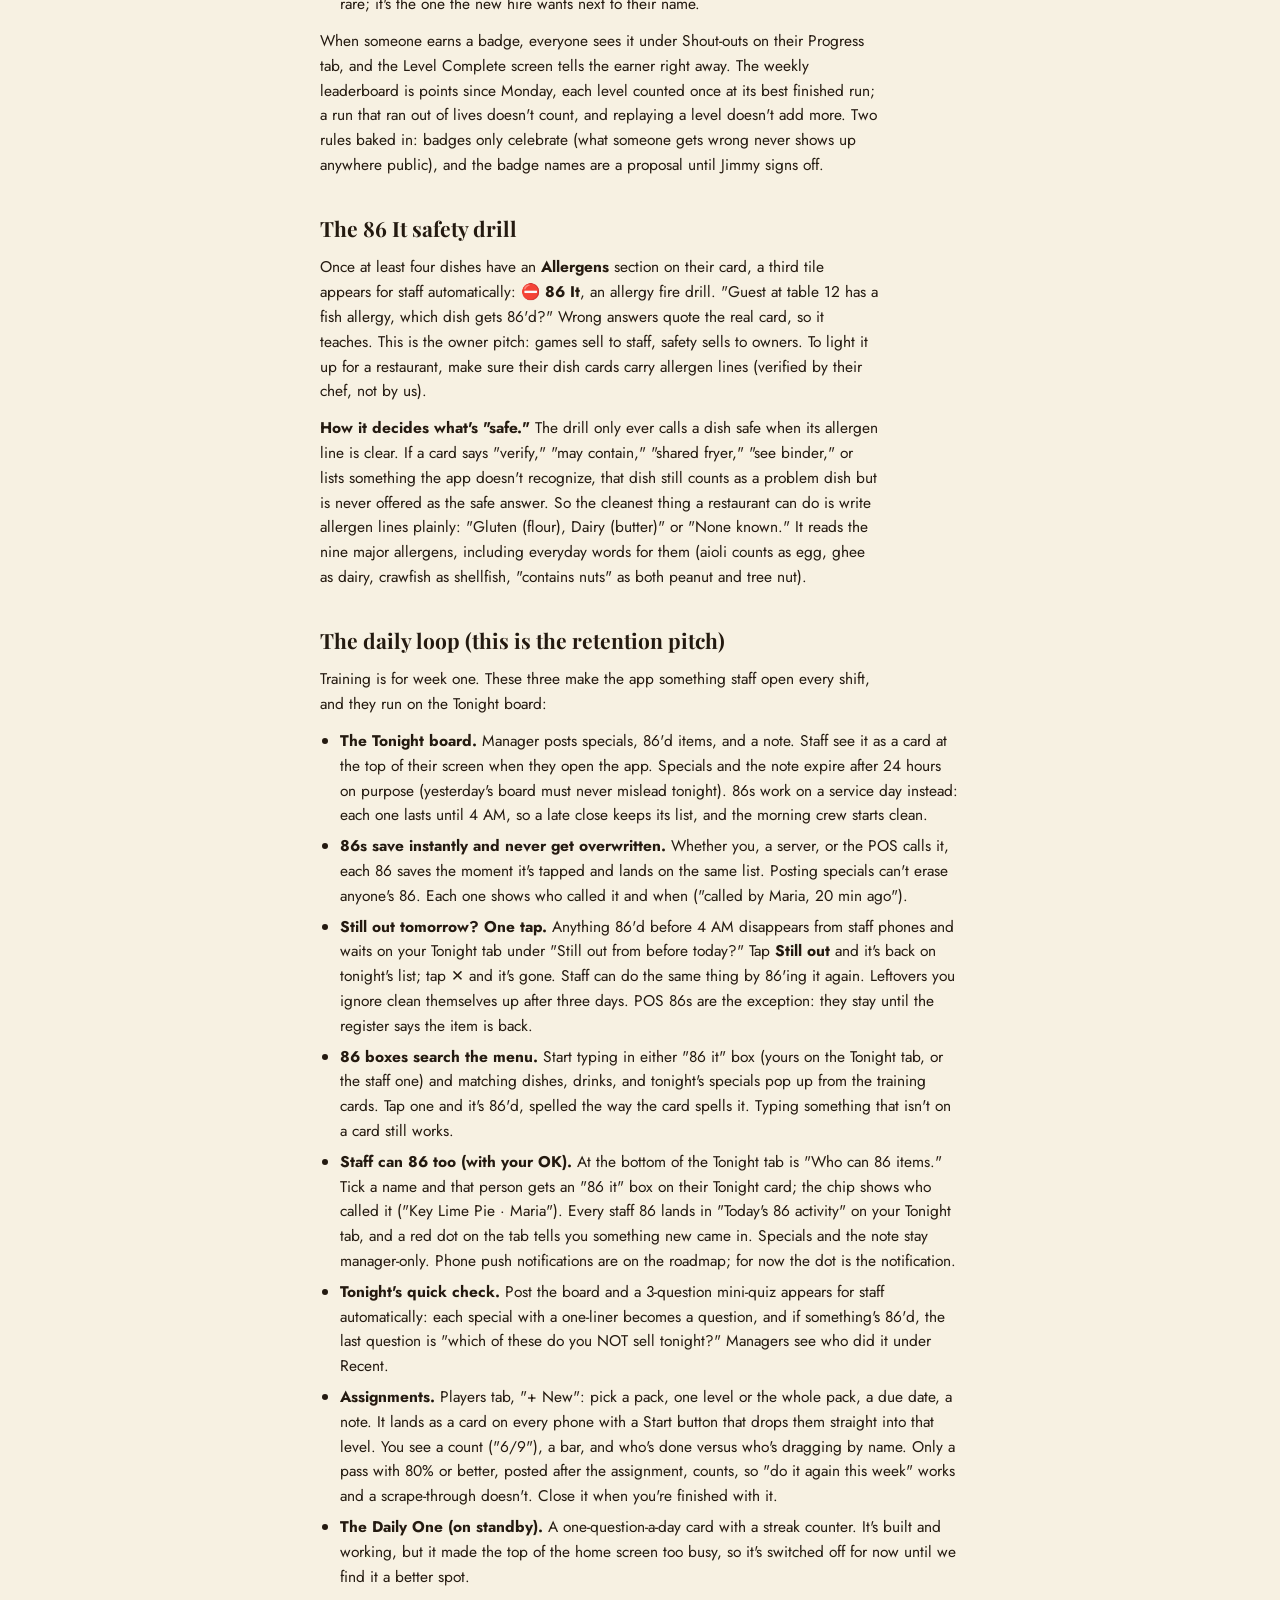
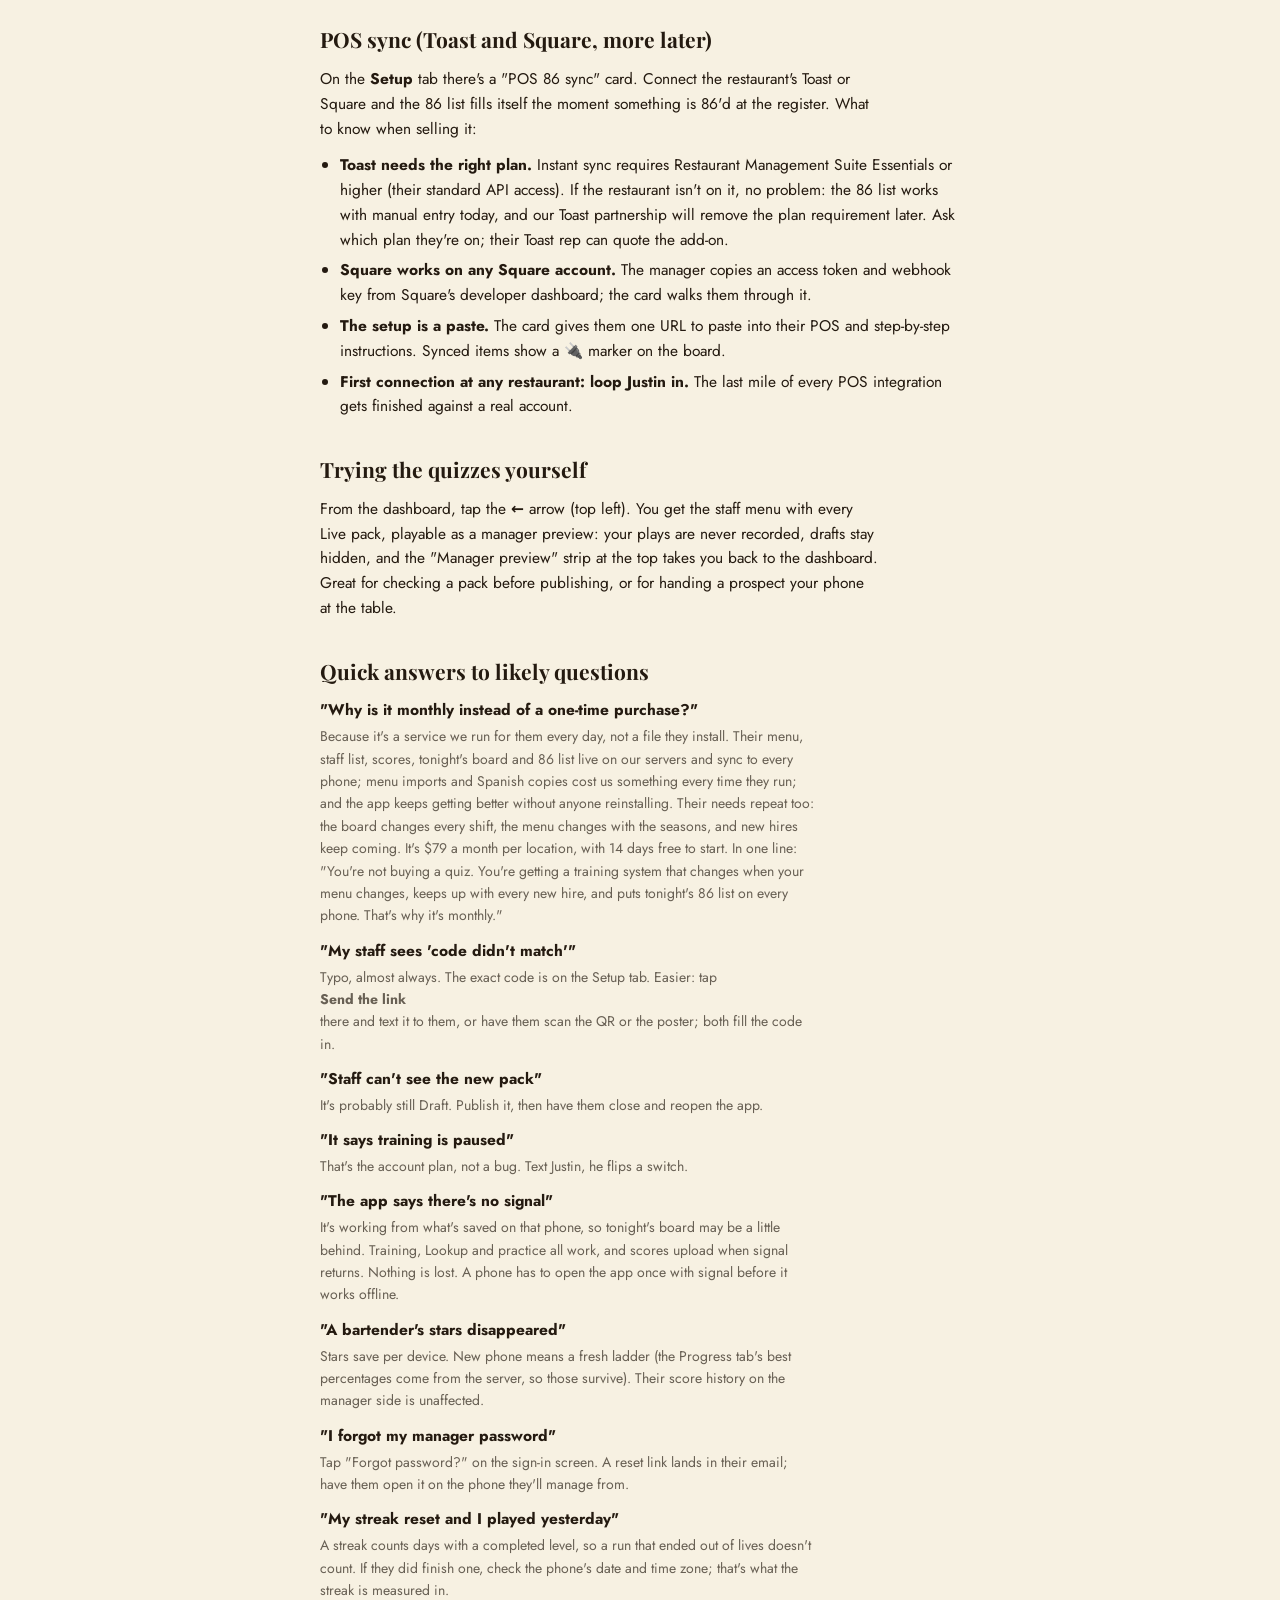
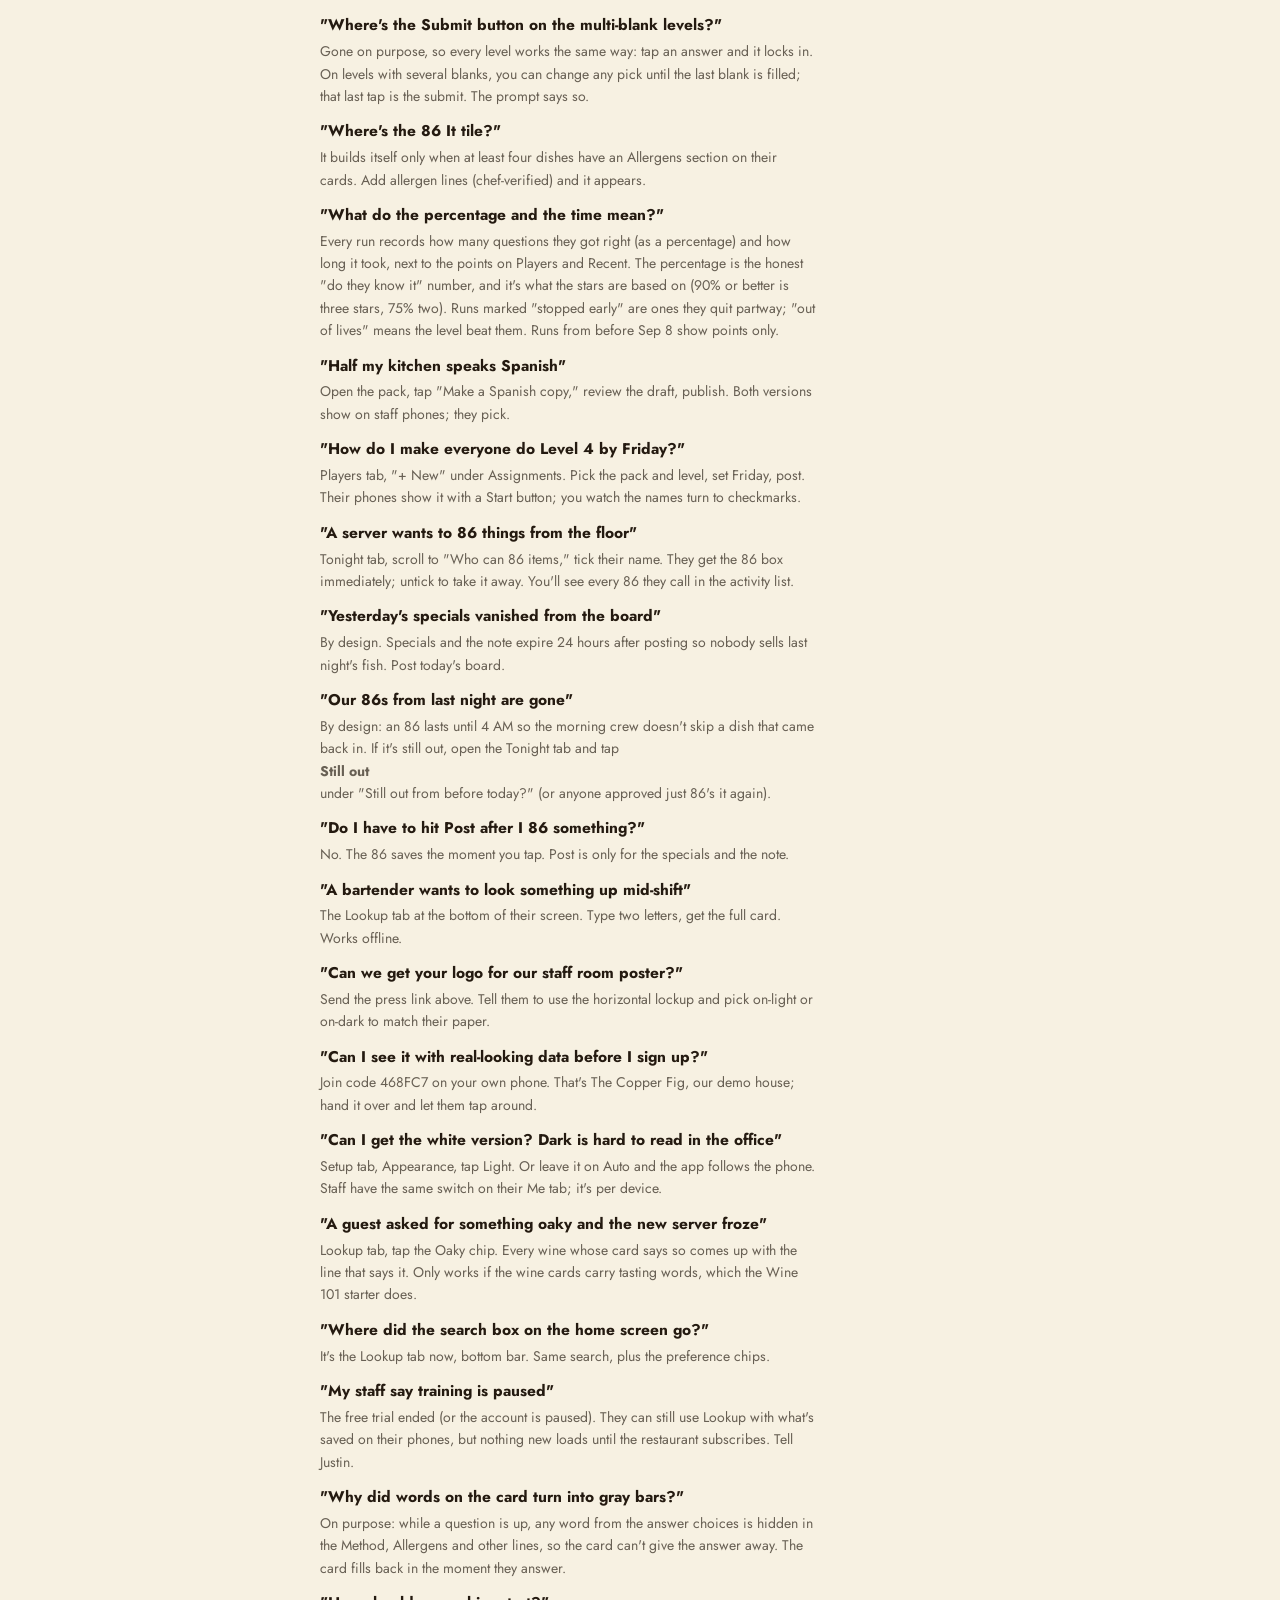
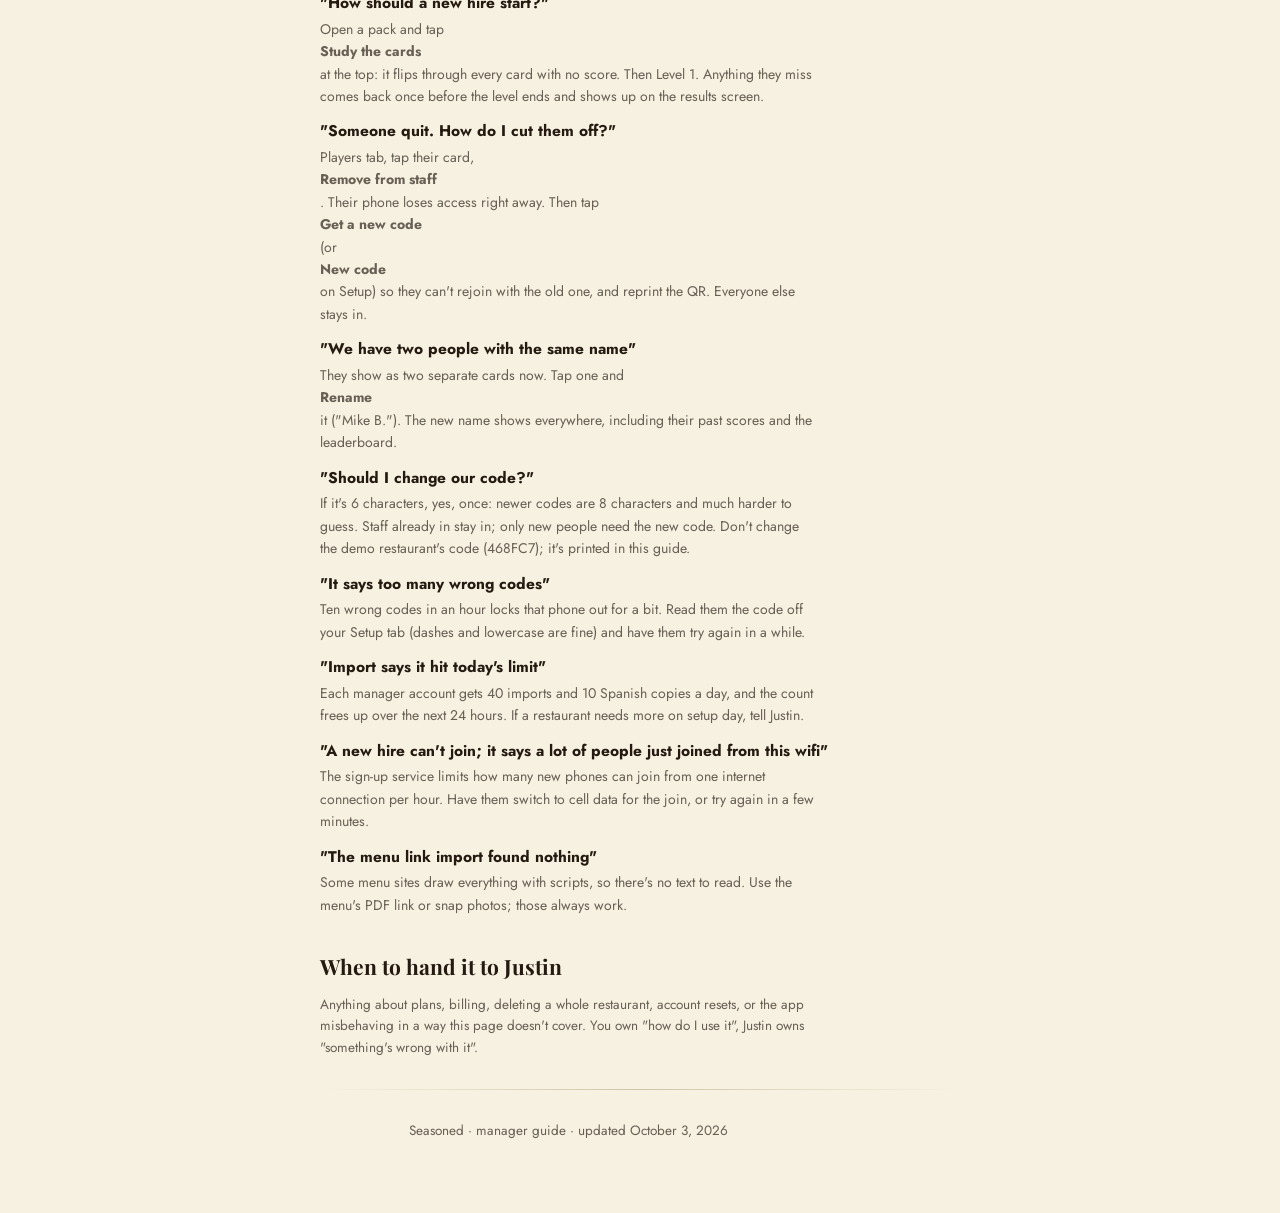
<file: guide.html>
<!DOCTYPE html>
<html lang="en">
<head>
<meta charset="UTF-8">
<meta name="viewport" content="width=device-width, initial-scale=1">
<meta name="description" content="One-page manager guide for Seasoned: dashboard tour, menu imports, the daily loop, POS sync, and quick answers.">
<meta name="theme-color" content="#0f1d17">
<title>Seasoned Manager Guide</title>
<style>@font-face{font-family:'Playfair Display';font-style:normal;font-weight:500 800;font-display:swap;src:url('fonts/playfair-display.woff2') format('woff2');}
@font-face{font-family:'Jost';font-style:normal;font-weight:100 900;font-display:swap;src:url('fonts/jost.woff2') format('woff2');}</style>
</head>
<body>

<style>
  :root{
    --ground:#f7f1e2; --panel:#fffdf6; --panel-2:#f1e9d5; --ink:#241a10;
    --ink-soft:rgba(36,26,16,0.68); --ink-faint:rgba(36,26,16,0.45);
    --brass:#8f6d1f; --copper:#a2542c; --line:rgba(120,94,32,0.3);
    --line-soft:rgba(36,26,16,0.12); --good:#3d7c44; --bad:#a83d3d;
    --code-bg:rgba(36,26,16,0.055);
  }
  @media (prefers-color-scheme: dark){
    :root:not([data-theme="light"]){
      --ground:#0f1d17; --panel:#142922; --panel-2:#0c1712; --ink:#f3ead9;
      --ink-soft:rgba(243,234,217,0.7); --ink-faint:rgba(243,234,217,0.45);
      --brass:#c8a24a; --copper:#cf8352; --line:rgba(200,162,74,0.35);
      --line-soft:rgba(243,234,217,0.14); --good:#6fbf73; --bad:#df6a6a;
      --code-bg:rgba(243,234,217,0.08);
    }
  }
  :root[data-theme="dark"]{
    --ground:#0f1d17; --panel:#142922; --panel-2:#0c1712; --ink:#f3ead9;
    --ink-soft:rgba(243,234,217,0.7); --ink-faint:rgba(243,234,217,0.45);
    --brass:#c8a24a; --copper:#cf8352; --line:rgba(200,162,74,0.35);
    --line-soft:rgba(243,234,217,0.14); --good:#6fbf73; --bad:#df6a6a;
    --code-bg:rgba(243,234,217,0.08);
  }
  *{box-sizing:border-box;}
  body{
    margin:0; background:var(--ground); color:var(--ink);
    font-family:'Jost','Avenir Next','Segoe UI',system-ui,sans-serif;
    line-height:1.6; font-size:15.5px; padding:0 18px 60px;
  }
  .page{max-width:640px; margin:0 auto;}
  header{text-align:center; padding:44px 0 6px;}
  .eyebrow{letter-spacing:0.3em; text-transform:uppercase; font-size:11px; color:var(--brass); font-weight:600; margin:0 0 10px;}
  h1{font-family:'Playfair Display',Georgia,serif; font-size:clamp(28px,6vw,38px); margin:0 0 8px; line-height:1.15;}
  .sub{color:var(--ink-soft); font-size:14.5px; max-width:46ch; margin:0 auto;}
  hr.rule{border:none; height:1px; background:linear-gradient(90deg,transparent,var(--line),transparent); margin:30px 0;}
  h2{font-family:'Playfair Display',Georgia,serif; font-size:21px; margin:34px 0 10px;}
  p{margin:0 0 12px; max-width:62ch;}
  ul,ol{margin:0 0 12px; padding-left:20px;}
  li{margin-bottom:6px;}
  code{font-family:ui-monospace,Consolas,monospace; font-size:0.88em; background:var(--code-bg); padding:1px 5px; border-radius:4px;}
  .soft{color:var(--ink-soft); font-size:13.5px;}
  .card{background:var(--panel); border:1px solid var(--line); border-radius:12px; padding:14px 16px; margin-bottom:10px;}
  .card p:last-child{margin-bottom:0;}
  .tag{font-size:10px; letter-spacing:0.12em; text-transform:uppercase; font-weight:600; padding:2px 8px; border-radius:999px; vertical-align:middle; white-space:nowrap;}
  .tag.live{color:var(--good); border:1px solid var(--good);}
  .tag.draft{color:var(--ink-faint); border:1px solid var(--line-soft);}
  .qa{margin-bottom:12px;}
  .qa b{display:block;}
  .qa p{color:var(--ink-soft); font-size:14px; margin:2px 0 0;}
  a{color:var(--copper);}
</style>

<div class="page">

<header>
  <p class="eyebrow">For Jimmy</p>
  <h1>Manager Guide</h1>
  <p class="sub">Everything the restaurant might ask you about the app, on one page. Two minutes to read, keep it on your phone.</p>
</header>

<hr class="rule">

<h2>What changed lately</h2>
<div class="card"><p><b>Oct 1: Opens with no signal, and opens fast.</b> Once a phone has opened Seasoned with signal, it opens anywhere after that: the walk-in, the basement, airplane mode. It shows what's saved on the phone right away (the packs, tonight's board, assignments) and checks for anything newer behind the scenes, so there's no blank screen while the wifi thinks about it. With no signal, a note at the top says the board may be out of date. Lookup and practice work offline, and scores upload when signal comes back.</p></div>
<div class="card"><p><b>Oct 1: Inviting staff is a step now.</b> The moment a pack goes live, the editor shows an <b>Invite your staff</b> card: the join code, a <b>Send the link</b> button (on a phone it opens the share sheet, so it goes straight into a text or the staff group chat; on a computer it copies), and <b>Print a poster</b>, a one-page sign for the break room with a big QR code and three steps. Until the first person joins, the same card sits at the top of the Tonight tab. It's also first on the Setup tab, with the on-screen QR and New code, and the technical "Connection" line is gone from there.</p></div>
<div class="card"><p><b>Oct 1: The dashboard opens on today.</b> Signing in now lands on the Tonight tab, with a <b>Today</b> card on top: who has trained since 4 AM, which assignment is behind (and who hasn't finished it), and what's 86'd. Tap a line to jump to the detail. The restaurant's name is the title, the trial notice is one line, Sign out moved to the Setup tab, and the small gray and gold text is darker so it reads in light mode. A brand-new restaurant with no packs still opens on Content, where the setup guide is. Also fixed: an assignment due last night used to say "Due today"; it now says "Was due."</p></div>
<div class="card"><p><b>Oct 1: New front page.</b> seasoned.training now leads with "The app your staff checks at clock-in," shows real phone screens of the demo restaurant, lists the price ($79 a month per location, 14 days free), and has a <b>Try the demo</b> button that drops a prospect straight into The Copper Fig with the code filled in. When you text someone the link, the preview shows a picture of the app.</p></div>
<div class="card"><p><b>Oct 1: Quizzes that teach.</b> The cards no longer give answers away: while a question is up, any word from the answer choices is hidden in the Method, Allergens and other lines. Someone who has never seen the menu now scores about what guessing gets them (it was 77% on the kitchen pack's first level). After every answer the card fills the answer in. A card someone misses comes back once before the level ends, and the results screen lists what they missed (tap one to see the whole card). Every pack now starts with <b>Study the cards</b>: flip through them all first, no score. Lives are hearts now, and stars mean percent right (90% or better is three stars, 75% two).</p></div>
<div class="card"><p><b>Oct 1: Fairer scores.</b> This week's leaderboard counts each level once, at its best run, so replaying Level 1 doesn't win the week. An assignment counts only when the run got 80% or better. Amount questions offer amounts in the same unit ("oz" with "oz"), and imported menus that list no amounts skip the amount levels. Runs someone quits partway now show on Players and Recent as "stopped early."</p></div>
<div class="card"><p><b>Sep 23: Four small fixes.</b> New hires no longer get an assignment that was already past due before they joined, and your "done" count leaves them out of it. The weekly leaderboard counts finished levels only, so a run that ran out of lives adds nothing. Steps of Service now lights up the right step after a wrong answer. And if training is ever paused (trial over), staff see "Training is paused, let your manager know" instead of an empty screen, and Lookup keeps working with what's saved on their phone.</p></div>
<div class="card"><p><b>Sep 23: Manage your staff.</b> The Players tab now lists everyone on staff, one card per person (two Mikes stay two people), including people who joined but haven't played yet. Tap a card to <b>Rename</b> someone or <b>Remove</b> them when they leave; their phone loses access right away and tells them so, and their past scores stay for the record. The Setup tab has a <b>New code</b> button for the join code.</p></div>
<div class="card"><p><b>Sep 23: Tighter security.</b> Nothing to do on your end; a few things behave a little differently. New restaurants get an 8-character join code with no look-alike characters (no 0 or O, no 1 or I); existing codes, including the demo's, still work. Codes work with or without dashes and in any case. A phone that enters 10 wrong codes in an hour has to wait. Photo, PDF and link imports allow 40 a day per manager account (each photo counts as one), and Spanish copies allow 10 a day. Scores are checked by the server now, so nobody can fake a streak or a badge.</p></div>
<div class="card"><p><b>Sep 23: An 86 list you can trust.</b> Every 86 saves the moment you tap it, and posting the board can never erase one (before, posting could wipe out an 86 a server called while your screen was open). An 86 now lasts until 4 AM, then drops off staff phones unless someone 86's it again. Anything left over waits on your Tonight tab under "Still out from before today?" with a one-tap <b>Still out</b>. Every 86 shows how long ago it was called.</p></div>
<div class="card"><p><b>Sep 23: A stricter allergen drill.</b> The 86 It drill reads allergen lines more carefully and never offers a dish as "safe" unless its card is clear. Details under the 86 It section below.</p></div>
<div class="card"><p><b>Sep 18: Streaks and badges.</b> The Progress tab now shows a day streak, six badges to earn, this week's leaderboard, and shout-outs when a teammate earns something. Your Players tab shows the week's leaders and each person's streak and badges.</p></div>
<div class="card"><p><b>New look, light and dark.</b> The staff side greets people by name, the 86 list is its own red block, and there's a bottom tab bar (Tonight, Lookup, Progress, Me). Dark by default; the switch is on the Me tab and your Setup tab.</p></div>
<div class="card"><p><b>Staff can 86.</b> Tick names under "Who can 86 items" on your Tonight tab. Approved staff get an "86 it" box; you get an activity list and a red dot on the tab.</p></div>
<div class="card"><p><b>86 boxes search the menu.</b> Start typing in either 86 box and matching dishes, drinks, and specials pop up.</p></div>
<div class="card"><p><b>Assignments.</b> "Everyone passes Level 4 by Friday," from the Players tab. Staff get a Start button; you see who's done and who's dragging.</p></div>
<div class="card"><p><b>Percentage and time on every run,</b> next to the points score, on Players and Recent and on the staff's own Progress tab.</p></div>
<div class="card"><p><b>Lookup got smarter.</b> Under the search, guest-preference chips (dry, sweet, oaky...) answer "what should I suggest?" from the words on the cards.</p></div>
<div class="card"><p><b>Spanish packs.</b> "Make a Spanish copy" in the pack editor. Review the draft, publish.</p></div>
<div class="card"><p><b>The app explains itself.</b> A first-open welcome for staff, and every empty screen says what it's for and what to do next.</p></div>
<div class="card"><p><b>Daily One is on standby.</b> Built, switched off, waiting for a better spot.</p></div>

<h2>The demo restaurant (for showing prospects)</h2>
<div class="card"><p><b>The Copper Fig</b> is a made-up restaurant that's already fully stocked: four training packs (Classic Cocktails, Kitchen Recipes, Wine 101, Steps of Service), tonight's specials and two 86'd items, five made-up staff (Maria, Devon, Priya, Luis, Sam) who practice a little every day so the streaks and leaderboard stay alive, and an assignment that's always due in a few days. It all refreshes itself at 5 AM every morning, so it never looks abandoned. If you post your own board from the manager side, it stays up for the day. Nothing in it belongs to a real customer, so use it freely.</p></div>
<ul>
  <li><b>Staff side, at the table:</b> tap <b>Try the demo</b> on seasoned.training (or open the app and enter join code <b>468FC7</b>), any first name. The prospect sees exactly what their bartender would see: the Tonight board, the training packs, Lookup with the "oaky" chips, Progress. Play a level, tap an 86.</li>
  <li><b>Manager side:</b> text Justin and he'll add your manager email to The Copper Fig so it shows up in your restaurant picker. Then you can post a board, approve a server to 86, post an assignment, and make a Spanish copy in front of them.</li>
  <li><b>It's what the marketing screenshots and clips are shot from,</b> so what a prospect sees in a post is what they'll see on your phone.</li>
  <li>Everyone who tries the demo shows up on its staff list. If it gets cluttered, remove the extra names from the manager side (Players tab, tap a card, Remove from staff), or tell Justin.</li>
  <li><b>A step-by-step demo script</b>, the price, and the questions prospects ask are on the <a href="demo-guide.html">Demo Guide</a> (written for Lisa, works for anyone showing the app).</li>
  <li><b>Running a pilot?</b> The restaurant gets the two-page <a href="pilot.html">pilot handout</a> (add <code>?r=Their%20Name&amp;start=2026-10-14</code> to the link to put their name and dates on it), and our side of the work is the <a href="pilot-setup.html">Pilot Setup</a> checklist.</li>
</ul>

<h2>Brand files (logo, colors, fonts)</h2>
<p>If a restaurant, a printer, or Lisa asks for the logo, it's one link: <a href="https://seasoned.training/press/Seasoned-logo-set-2026-09-18.zip">seasoned.training/press/Seasoned-logo-set-2026-09-18.zip</a>. Inside: the coupe-glass mark, the "Seasoned." wordmark in dark and cream, and both together side by side or stacked. Every piece comes as SVG (scales to any size) and as a PNG with a transparent background at 2048 pixels wide, plus a README with the colors.</p>
<ul>
  <li><b>Which one to send:</b> the horizontal lockup for most things (email signatures, a flyer header, a menu insert). The stacked one for square spots. The mark alone for anything tiny.</li>
  <li><b>Dark or light:</b> "on-light" files go on white or cream, "on-dark" on the green. The mark itself works on both.</li>
  <li><b>Colors, if someone asks:</b> brass #C8A24A, copper #B3673F, deep green #142922 to #0F1D17, cream #F3EAD9. Fonts are Playfair Display and Jost, both free on Google Fonts.</li>
  <li>The marketing screenshot and clip pack for Lisa lives at the same press address, named Seasoned-visual-assets-2026-09-09.zip.</li>
</ul>

<h2>First: get yourself a sandbox</h2>
<p>Best way to answer questions is to have the app open yourself. Go to
<a href="https://seasoned.training/app.html#signup">seasoned.training (tap Manager sign-in)</a>,
tap "New here? Set up your restaurant", make an account with your email, and name a practice restaurant (call it anything, "Jimmy Test" works). Now you have your own copy to poke at without touching theirs.</p>

<h2>The two sides of the app</h2>
<div class="card"><p><b>Staff side.</b> No accounts. They open the invite link (or scan the poster), type a first name, and they're training. The code, the link, the poster, and a scannable QR live on the manager's <b>Setup</b> tab under <b>Invite your staff</b>.</p></div>
<div class="card"><p><b>Manager side.</b> Email and password. The "Manager sign-in" link is on the staff side's <b>Me</b> tab (bottom bar). Managers see the whole team's scores and edit all content.</p></div>

<h2>What staff see (the tab bar)</h2>
<p>The staff side has four tabs along the bottom of the phone:</p>
<ul>
  <li><b>Tonight</b>: the home screen. It greets them by name, then shows the 86 list as its own red block (names big, who called it), the specials with the quick check button, any assignments, and the training packs.</li>
  <li><b>Lookup</b>: the Rolodex. Type two letters, get the full card. Works offline. Underneath the search is a row of guest-preference chips (dry, sweet, oaky, light, bold, and so on): tap one and every wine, beer, or dish whose card says so comes up, so a server can answer "what's something oaky?" at the table. Chips only appear when a pack here actually has cards with those words, so the wine and beer starter packs are what light them up.</li>
  <li><b>Progress</b>: their day streak, badges, this week's leaderboard, shout-outs, then their stars per level with best percentage and time. Tapping a level starts it.</li>
  <li><b>Me</b>: their name and restaurant, the light/dark switch, the manager sign-in, and "switch restaurant."</li>
</ul>
<p><b>Light and dark.</b> The app is dark by default for staff. "Auto" follows the phone's own setting, so a manager whose phone runs light gets the light look automatically. The same switch is on your Setup tab. It's per device, so a bartender's choice never changes yours.</p>
<p>The bar hides during a quiz so nobody taps out of a round by accident. First-time staff get a three-line welcome on the home screen (Tonight, Training, Lookup) that goes away once they tap "Got it," and every empty screen says what it's for and what to do next.</p>

<h2>The dashboard, tab by tab</h2>
<ul>
  <li><b>Tonight</b> (opens first): the <b>Today</b> card up top (who trained today, the assignment that's behind, what's 86'd; tap a line for the detail), then the daily board. Tonight's specials, what's 86'd, and a note to staff. The fastest form in the app; thirty seconds before service. The 86 list saves the moment you tap "86 it" or the ✕; the <b>Post specials and note</b> button is only for the specials and the note. The <b>Share 86 list</b> button drops the whole board into the staff group chat in one tap, for the phones that won't open the app. Lower down: "Today's 86 activity" (who 86'd what, when) and "Who can 86 items" (tick a name to let them call 86s from the floor). A red dot on the tab means a staff 86 came in since you last looked.</li>
  <li><b>Content</b>: the training packs. This is where editing happens. (A new restaurant with no packs yet opens here.)</li>
  <li><b>Players</b>: assignments up top ("+ New" posts "everyone passes Level 4 by Friday" to every phone, then shows who's done and who's dragging), and below that everyone on staff, one card per person, with best, average, percentage right, average time, and session counts. People who joined but haven't played show up too. Tap a card for their history and the <b>Rename</b> and <b>Remove from staff</b> buttons. People who were removed keep their old scores under "Former staff."</li>
  <li><b>Recent</b>: the latest completed levels, newest first.</li>
  <li><b>Setup</b>: <b>Invite your staff</b> first (the join code, <b>Send the link</b>, <b>Print a poster</b>, the QR, and <b>New code</b>), then who's signed in with the <b>Sign out</b> button, the plan status, the light/dark switch, and the POS sync card.</li>
</ul>

<h2>Editing content</h2>
<p>Packs are quiz decks. Each carries a <span class="tag live">Live</span> or <span class="tag draft">Draft</span> chip. Staff only ever see Live packs, so build quietly in Draft and publish when ready. You can unpublish any time; nothing is deleted.</p>
<ul>
  <li><b>New pack</b>: start blank, or "New from template" to clone a starter. Besides the cocktail and kitchen samples there's an industry basics library (Wine 101, Beer Styles, Espresso Drinks) and <b>Steps of Service</b> for the front of house: ten universal procedures (the greet, running food, wine service, handling a complaint...) whose quiz asks "what comes next?" Clone it and rewrite the steps the house way.</li>
  <li><b>Pack editor</b>: title, icon, tagline, plus each level's name and lives. The six quiz mechanics themselves are fixed. Buttons at the bottom: Save, Publish, Make a Spanish copy, Delete.</li>
  <li><b>The small heading above the title is the station.</b> It shows on each pack's row under Training on the staff's home screen ("Bar Exam · 6 levels"), and packs with the same station sit together. Make up any station name you like.</li>
  <li><b>Items</b>: each recipe is an item. Tap to edit, arrows to reorder, ✕ to delete. An item needs a name and at least one ingredient with both an amount and a name.</li>
  <li><b>Publishing an empty pack is blocked</b> on purpose. Add at least one item first.</li>
</ul>

<h2>Getting a menu in (show this off)</h2>
<p>Nobody should type recipes. In any pack there are three import buttons; all of them land in a review screen where you untick anything that came out wrong before it saves.</p>
<ul>
  <li><b>📷 Add from photos.</b> Photograph recipe cards, binder pages, even neat handwriting. Select a whole stack of photos at once and review them as a batch. This works for the <b>service manual</b> too (each procedure becomes a numbered-steps card and the pack becomes a Floor station automatically) and for a <b>floor plan</b> (each table becomes a card with its seats and section).</li>
  <li><b>📄 Import PDF / CSV.</b> Upload a menu PDF or a spreadsheet export. Excel files need a Save As CSV first.</li>
  <li><b>🔗 Import from menu URL.</b> Paste a link to their menu page and the app reads it. If a site draws its menu with scripts the app will say so; use the menu's PDF link or photos instead. One of the three always works.</li>
  <li><b>Daily allowance.</b> Each manager account gets 40 imports a day (every photo, PDF or link counts as one) and 10 Spanish copies. That covers a normal setup day; if a restaurant has a huge binder to load, tell Justin ahead of time.</li>
</ul>
<ul>
  <li><b>Always review before publishing.</b> Compare against the original.</li>
  <li><b>Allergens especially.</b> The app only copies allergens that are literally written on the source. It never guesses them, so if the card doesn't list allergens, the item won't have them. A person has to verify that information.</li>
  <li><b>Level names set themselves.</b> Import a food menu and the levels take kitchen names (Mise en Place, Portion Control...); a drink menu gets the bar names (House Pour, Measure Up...). If you've renamed levels yourself the app leaves them alone.</li>
</ul>

<h2>Spanish packs</h2>
<p>Open any pack in the editor and tap <b>Make a Spanish copy</b>. About half a minute later a new draft appears: same icon and station, with the title, level names, ingredients, methods, and notes in Spanish. Cocktail and brand names stay as they are (an Old Fashioned is an Old Fashioned), amounts and units don't change, and each ingredient gets one consistent Spanish name so the quiz stays fair. Read it over, fix anything the kitchen says differently, then publish. The English pack is untouched, so a bilingual staff can pick either.</p>

<h2>Streaks and badges (the competitive part)</h2>
<p>A streak is days in a row with at least one level cleared, in the phone's own time zone. Badges are earned once and kept:</p>
<ul>
  <li><b>The Regular</b>: a 7-day streak.</li>
  <li><b>Dialed</b>: clear any level without missing a question.</li>
  <li><b>Passed the Bar</b>: every level of a Bar Exam pack, nothing missed. <b>Clean Line</b>: the same for Line Check.</li>
  <li><b>Safe Hands</b>: an 86 It drill run with nothing missed.</li>
  <li><b>Seasoned Professional</b>: every published pack cleared plus a 14-day streak. Meant to be rare; it's the one the new hire wants next to their name.</li>
</ul>
<p>When someone earns a badge, everyone sees it under Shout-outs on their Progress tab, and the Level Complete screen tells the earner right away. The weekly leaderboard is points since Monday, each level counted once at its best finished run; a run that ran out of lives doesn't count, and replaying a level doesn't add more. Two rules baked in: badges only celebrate (what someone gets wrong never shows up anywhere public), and the badge names are a proposal until Jimmy signs off.</p>

<h2>The 86 It safety drill</h2>
<p>Once at least four dishes have an <b>Allergens</b> section on their card, a third tile appears for staff automatically: <b>⛔ 86 It</b>, an allergy fire drill. "Guest at table 12 has a fish allergy, which dish gets 86'd?" Wrong answers quote the real card, so it teaches. This is the owner pitch: games sell to staff, safety sells to owners. To light it up for a restaurant, make sure their dish cards carry allergen lines (verified by their chef, not by us).</p>
<p><b>How it decides what's "safe."</b> The drill only ever calls a dish safe when its allergen line is clear. If a card says "verify," "may contain," "shared fryer," "see binder," or lists something the app doesn't recognize, that dish still counts as a problem dish but is never offered as the safe answer. So the cleanest thing a restaurant can do is write allergen lines plainly: "Gluten (flour), Dairy (butter)" or "None known." It reads the nine major allergens, including everyday words for them (aioli counts as egg, ghee as dairy, crawfish as shellfish, "contains nuts" as both peanut and tree nut).</p>

<h2>The daily loop (this is the retention pitch)</h2>
<p>Training is for week one. These three make the app something staff open every shift, and they run on the Tonight board:</p>
<ul>
  <li><b>The Tonight board.</b> Manager posts specials, 86'd items, and a note. Staff see it as a card at the top of their screen when they open the app. Specials and the note expire after 24 hours on purpose (yesterday's board must never mislead tonight). 86s work on a service day instead: each one lasts until 4 AM, so a late close keeps its list, and the morning crew starts clean.</li>
  <li><b>86s save instantly and never get overwritten.</b> Whether you, a server, or the POS calls it, each 86 saves the moment it's tapped and lands on the same list. Posting specials can't erase anyone's 86. Each one shows who called it and when ("called by Maria, 20 min ago").</li>
  <li><b>Still out tomorrow? One tap.</b> Anything 86'd before 4 AM disappears from staff phones and waits on your Tonight tab under "Still out from before today?" Tap <b>Still out</b> and it's back on tonight's list; tap ✕ and it's gone. Staff can do the same thing by 86'ing it again. Leftovers you ignore clean themselves up after three days. POS 86s are the exception: they stay until the register says the item is back.</li>
  <li><b>86 boxes search the menu.</b> Start typing in either "86 it" box (yours on the Tonight tab, or the staff one) and matching dishes, drinks, and tonight's specials pop up from the training cards. Tap one and it's 86'd, spelled the way the card spells it. Typing something that isn't on a card still works.</li>
  <li><b>Staff can 86 too (with your OK).</b> At the bottom of the Tonight tab is "Who can 86 items." Tick a name and that person gets an "86 it" box on their Tonight card; the chip shows who called it ("Key Lime Pie · Maria"). Every staff 86 lands in "Today's 86 activity" on your Tonight tab, and a red dot on the tab tells you something new came in. Specials and the note stay manager-only. Phone push notifications are on the roadmap; for now the dot is the notification.</li>
  <li><b>Tonight's quick check.</b> Post the board and a 3-question mini-quiz appears for staff automatically: each special with a one-liner becomes a question, and if something's 86'd, the last question is "which of these do you NOT sell tonight?" Managers see who did it under Recent.</li>
  <li><b>Assignments.</b> Players tab, "+ New": pick a pack, one level or the whole pack, a due date, a note. It lands as a card on every phone with a Start button that drops them straight into that level. You see a count ("6/9"), a bar, and who's done versus who's dragging by name. Only a pass with 80% or better, posted after the assignment, counts, so "do it again this week" works and a scrape-through doesn't. Close it when you're finished with it.</li>
  <li><b>The Daily One (on standby).</b> A one-question-a-day card with a streak counter. It's built and working, but it made the top of the home screen too busy, so it's switched off for now until we find it a better spot.</li>
</ul>

<h2>POS sync (Toast and Square, more later)</h2>
<p>On the <b>Setup</b> tab there's a "POS 86 sync" card. Connect the restaurant's Toast or Square and the 86 list fills itself the moment something is 86'd at the register. What to know when selling it:</p>
<ul>
  <li><b>Toast needs the right plan.</b> Instant sync requires Restaurant Management Suite Essentials or higher (their standard API access). If the restaurant isn't on it, no problem: the 86 list works with manual entry today, and our Toast partnership will remove the plan requirement later. Ask which plan they're on; their Toast rep can quote the add-on.</li>
  <li><b>Square works on any Square account.</b> The manager copies an access token and webhook key from Square's developer dashboard; the card walks them through it.</li>
  <li><b>The setup is a paste.</b> The card gives them one URL to paste into their POS and step-by-step instructions. Synced items show a 🔌 marker on the board.</li>
  <li><b>First connection at any restaurant: loop Justin in.</b> The last mile of every POS integration gets finished against a real account.</li>
</ul>

<h2>Trying the quizzes yourself</h2>
<p>From the dashboard, tap the <b>←</b> arrow (top left). You get the staff menu with every Live pack, playable as a manager preview: your plays are never recorded, drafts stay hidden, and the "Manager preview" strip at the top takes you back to the dashboard. Great for checking a pack before publishing, or for handing a prospect your phone at the table.</p>

<h2>Quick answers to likely questions</h2>
<div class="qa"><b>"Why is it monthly instead of a one-time purchase?"</b><p>Because it's a service we run for them every day, not a file they install. Their menu, staff list, scores, tonight's board and 86 list live on our servers and sync to every phone; menu imports and Spanish copies cost us something every time they run; and the app keeps getting better without anyone reinstalling. Their needs repeat too: the board changes every shift, the menu changes with the seasons, and new hires keep coming. It's $79 a month per location, with 14 days free to start. In one line: "You're not buying a quiz. You're getting a training system that changes when your menu changes, keeps up with every new hire, and puts tonight's 86 list on every phone. That's why it's monthly."</p></div>
<div class="qa"><b>"My staff sees 'code didn't match'"</b><p>Typo, almost always. The exact code is on the Setup tab. Easier: tap <b>Send the link</b> there and text it to them, or have them scan the QR or the poster; both fill the code in.</p></div>
<div class="qa"><b>"Staff can't see the new pack"</b><p>It's probably still Draft. Publish it, then have them close and reopen the app.</p></div>
<div class="qa"><b>"It says training is paused"</b><p>That's the account plan, not a bug. Text Justin, he flips a switch.</p></div>
<div class="qa"><b>"The app says there's no signal"</b><p>It's working from what's saved on that phone, so tonight's board may be a little behind. Training, Lookup and practice all work, and scores upload when signal returns. Nothing is lost. A phone has to open the app once with signal before it works offline.</p></div>
<div class="qa"><b>"A bartender's stars disappeared"</b><p>Stars save per device. New phone means a fresh ladder (the Progress tab's best percentages come from the server, so those survive). Their score history on the manager side is unaffected.</p></div>
<div class="qa"><b>"I forgot my manager password"</b><p>Tap "Forgot password?" on the sign-in screen. A reset link lands in their email; have them open it on the phone they'll manage from.</p></div>
<div class="qa"><b>"My streak reset and I played yesterday"</b><p>A streak counts days with a completed level, so a run that ended out of lives doesn't count. If they did finish one, check the phone's date and time zone; that's what the streak is measured in.</p></div>
<div class="qa"><b>"Where's the Submit button on the multi-blank levels?"</b><p>Gone on purpose, so every level works the same way: tap an answer and it locks in. On levels with several blanks, you can change any pick until the last blank is filled; that last tap is the submit. The prompt says so.</p></div>
<div class="qa"><b>"Where's the 86 It tile?"</b><p>It builds itself only when at least four dishes have an Allergens section on their cards. Add allergen lines (chef-verified) and it appears.</p></div>
<div class="qa"><b>"What do the percentage and the time mean?"</b><p>Every run records how many questions they got right (as a percentage) and how long it took, next to the points on Players and Recent. The percentage is the honest "do they know it" number, and it's what the stars are based on (90% or better is three stars, 75% two). Runs marked "stopped early" are ones they quit partway; "out of lives" means the level beat them. Runs from before Sep 8 show points only.</p></div>
<div class="qa"><b>"Half my kitchen speaks Spanish"</b><p>Open the pack, tap "Make a Spanish copy," review the draft, publish. Both versions show on staff phones; they pick.</p></div>
<div class="qa"><b>"How do I make everyone do Level 4 by Friday?"</b><p>Players tab, "+ New" under Assignments. Pick the pack and level, set Friday, post. Their phones show it with a Start button; you watch the names turn to checkmarks.</p></div>
<div class="qa"><b>"A server wants to 86 things from the floor"</b><p>Tonight tab, scroll to "Who can 86 items," tick their name. They get the 86 box immediately; untick to take it away. You'll see every 86 they call in the activity list.</p></div>
<div class="qa"><b>"Yesterday's specials vanished from the board"</b><p>By design. Specials and the note expire 24 hours after posting so nobody sells last night's fish. Post today's board.</p></div>
<div class="qa"><b>"Our 86s from last night are gone"</b><p>By design: an 86 lasts until 4 AM so the morning crew doesn't skip a dish that came back in. If it's still out, open the Tonight tab and tap <b>Still out</b> under "Still out from before today?" (or anyone approved just 86's it again).</p></div>
<div class="qa"><b>"Do I have to hit Post after I 86 something?"</b><p>No. The 86 saves the moment you tap. Post is only for the specials and the note.</p></div>
<div class="qa"><b>"A bartender wants to look something up mid-shift"</b><p>The Lookup tab at the bottom of their screen. Type two letters, get the full card. Works offline.</p></div>
<div class="qa"><b>"Can we get your logo for our staff room poster?"</b><p>Send the press link above. Tell them to use the horizontal lockup and pick on-light or on-dark to match their paper.</p></div>
<div class="qa"><b>"Can I see it with real-looking data before I sign up?"</b><p>Join code 468FC7 on your own phone. That's The Copper Fig, our demo house; hand it over and let them tap around.</p></div>
<div class="qa"><b>"Can I get the white version? Dark is hard to read in the office"</b><p>Setup tab, Appearance, tap Light. Or leave it on Auto and the app follows the phone. Staff have the same switch on their Me tab; it's per device.</p></div>
<div class="qa"><b>"A guest asked for something oaky and the new server froze"</b><p>Lookup tab, tap the Oaky chip. Every wine whose card says so comes up with the line that says it. Only works if the wine cards carry tasting words, which the Wine 101 starter does.</p></div>
<div class="qa"><b>"Where did the search box on the home screen go?"</b><p>It's the Lookup tab now, bottom bar. Same search, plus the preference chips.</p></div>
<div class="qa"><b>"My staff say training is paused"</b><p>The free trial ended (or the account is paused). They can still use Lookup with what's saved on their phones, but nothing new loads until the restaurant subscribes. Tell Justin.</p></div>
<div class="qa"><b>"Why did words on the card turn into gray bars?"</b><p>On purpose: while a question is up, any word from the answer choices is hidden in the Method, Allergens and other lines, so the card can't give the answer away. The card fills back in the moment they answer.</p></div>
<div class="qa"><b>"How should a new hire start?"</b><p>Open a pack and tap <b>Study the cards</b> at the top: it flips through every card with no score. Then Level 1. Anything they miss comes back once before the level ends and shows up on the results screen.</p></div>
<div class="qa"><b>"Someone quit. How do I cut them off?"</b><p>Players tab, tap their card, <b>Remove from staff</b>. Their phone loses access right away. Then tap <b>Get a new code</b> (or <b>New code</b> on Setup) so they can't rejoin with the old one, and reprint the QR. Everyone else stays in.</p></div>
<div class="qa"><b>"We have two people with the same name"</b><p>They show as two separate cards now. Tap one and <b>Rename</b> it ("Mike B."). The new name shows everywhere, including their past scores and the leaderboard.</p></div>
<div class="qa"><b>"Should I change our code?"</b><p>If it's 6 characters, yes, once: newer codes are 8 characters and much harder to guess. Staff already in stay in; only new people need the new code. Don't change the demo restaurant's code (468FC7); it's printed in this guide.</p></div>
<div class="qa"><b>"It says too many wrong codes"</b><p>Ten wrong codes in an hour locks that phone out for a bit. Read them the code off your Setup tab (dashes and lowercase are fine) and have them try again in a while.</p></div>
<div class="qa"><b>"Import says it hit today's limit"</b><p>Each manager account gets 40 imports and 10 Spanish copies a day, and the count frees up over the next 24 hours. If a restaurant needs more on setup day, tell Justin.</p></div>
<div class="qa"><b>"A new hire can't join; it says a lot of people just joined from this wifi"</b><p>The sign-up service limits how many new phones can join from one internet connection per hour. Have them switch to cell data for the join, or try again in a few minutes.</p></div>
<div class="qa"><b>"The menu link import found nothing"</b><p>Some menu sites draw everything with scripts, so there's no text to read. Use the menu's PDF link or snap photos; those always work.</p></div>

<h2>When to hand it to Justin</h2>
<p class="soft">Anything about plans, billing, deleting a whole restaurant, account resets, or the app misbehaving in a way this page doesn't cover. You own "how do I use it", Justin owns "something's wrong with it".</p>

<hr class="rule">
<p class="soft" style="text-align:center;">Seasoned · manager guide · updated October 3, 2026</p>

</div>

</body>
</html>
</file>
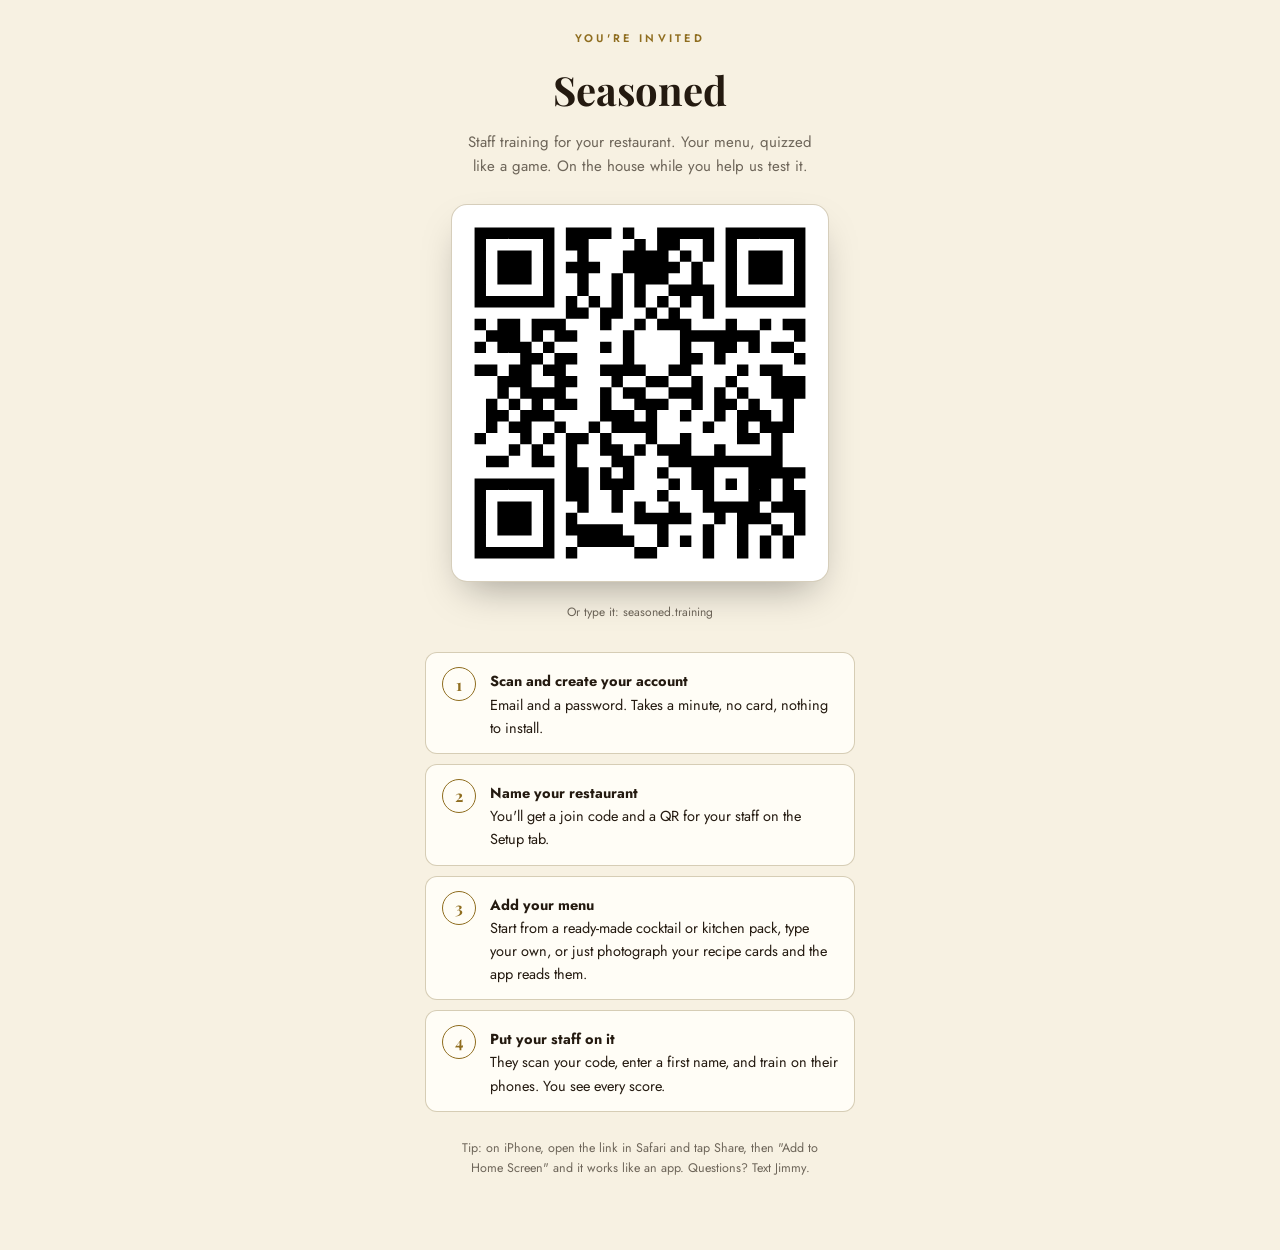
<file: invite.html>
<!DOCTYPE html>
<html lang="en">
<head>
<meta charset="UTF-8">
<meta name="viewport" content="width=device-width, initial-scale=1">
<meta name="description" content="Scan to set up your restaurant on Seasoned, staff training that quizzes your team on your own menu.">
<meta name="theme-color" content="#0f1d17">
<title>Seasoned Invite</title>
<style>@font-face{font-family:'Playfair Display';font-style:normal;font-weight:500 800;font-display:swap;src:url('fonts/playfair-display.woff2') format('woff2');}
@font-face{font-family:'Jost';font-style:normal;font-weight:100 900;font-display:swap;src:url('fonts/jost.woff2') format('woff2');}</style>
</head>
<body>

<style>
  :root{
    --ground:#f7f1e2; --panel:#fffdf6; --ink:#241a10;
    --ink-soft:rgba(36,26,16,0.65); --brass:#8f6d1f; --copper:#a2542c;
    --line:rgba(120,94,32,0.3);
  }
  @media (prefers-color-scheme: dark){
    :root:not([data-theme="light"]){
      --ground:#0f1d17; --panel:#142922; --ink:#f3ead9;
      --ink-soft:rgba(243,234,217,0.65); --brass:#c8a24a; --copper:#cf8352;
      --line:rgba(200,162,74,0.35);
    }
  }
  :root[data-theme="dark"]{
    --ground:#0f1d17; --panel:#142922; --ink:#f3ead9;
    --ink-soft:rgba(243,234,217,0.65); --brass:#c8a24a; --copper:#cf8352;
    --line:rgba(200,162,74,0.35);
  }
  *{box-sizing:border-box;}
  body{
    margin:0; background:var(--ground); color:var(--ink);
    font-family:'Jost','Avenir Next','Segoe UI',system-ui,sans-serif;
    line-height:1.6; padding:30px 18px 60px; text-align:center;
  }
  .eyebrow{letter-spacing:0.3em; text-transform:uppercase; font-size:11px; color:var(--brass); font-weight:600; margin:0 0 10px;}
  h1{font-family:'Playfair Display',Georgia,serif; font-size:clamp(28px,7vw,40px); margin:0 0 8px;}
  .sub{color:var(--ink-soft); font-size:15px; max-width:40ch; margin:0 auto 26px;}
  .qr-card{
    background:#ffffff; border-radius:16px; padding:18px; display:inline-block;
    box-shadow:0 18px 40px -14px rgba(0,0,0,0.35); border:1px solid var(--line);
  }
  .qr-card svg{width:min(78vw,340px); height:auto; display:block;}
  .url{font-size:12px; color:var(--ink-soft); word-break:break-all; max-width:44ch; margin:14px auto 30px;}
  .steps{max-width:430px; margin:0 auto; text-align:left;}
  .step{display:flex; gap:14px; align-items:flex-start; background:var(--panel); border:1px solid var(--line); border-radius:12px; padding:14px 16px; margin-bottom:10px;}
  .n{width:34px; height:34px; border-radius:50%; flex-shrink:0; display:flex; align-items:center; justify-content:center; font-family:'Playfair Display',Georgia,serif; font-weight:700; border:1px solid var(--brass); color:var(--brass);}
  .step p{margin:2px 0 0; font-size:14.5px;}
  .step p b{display:block;}
  .foot{margin-top:26px; font-size:12.5px; color:var(--ink-soft); max-width:46ch; margin-left:auto; margin-right:auto;}
</style>
<p class="eyebrow">You're Invited</p>
<h1>Seasoned</h1>
<p class="sub">Staff training for your restaurant. Your menu, quizzed like a game. On the house while you help us test it.</p>
<div class="qr-card" aria-label="QR code to open the app"><svg xmlns="http://www.w3.org/2000/svg" version="1.1" xmlns="http://www.w3.org/2000/svg" width="298px" height="298px" viewBox="0 0 298 298"  preserveAspectRatio="xMinYMin meet"><rect width="100%" height="100%" fill="white" cx="0" cy="0"/><path d="M4,4l10,0 0,10 -10,0 0,-10z M14,4l10,0 0,10 -10,0 0,-10z M24,4l10,0 0,10 -10,0 0,-10z M34,4l10,0 0,10 -10,0 0,-10z M44,4l10,0 0,10 -10,0 0,-10z M54,4l10,0 0,10 -10,0 0,-10z M64,4l10,0 0,10 -10,0 0,-10z M84,4l10,0 0,10 -10,0 0,-10z M94,4l10,0 0,10 -10,0 0,-10z M104,4l10,0 0,10 -10,0 0,-10z M114,4l10,0 0,10 -10,0 0,-10z M134,4l10,0 0,10 -10,0 0,-10z M164,4l10,0 0,10 -10,0 0,-10z M174,4l10,0 0,10 -10,0 0,-10z M184,4l10,0 0,10 -10,0 0,-10z M194,4l10,0 0,10 -10,0 0,-10z M204,4l10,0 0,10 -10,0 0,-10z M224,4l10,0 0,10 -10,0 0,-10z M234,4l10,0 0,10 -10,0 0,-10z M244,4l10,0 0,10 -10,0 0,-10z M254,4l10,0 0,10 -10,0 0,-10z M264,4l10,0 0,10 -10,0 0,-10z M274,4l10,0 0,10 -10,0 0,-10z M284,4l10,0 0,10 -10,0 0,-10z M4,14l10,0 0,10 -10,0 0,-10z M64,14l10,0 0,10 -10,0 0,-10z M84,14l10,0 0,10 -10,0 0,-10z M94,14l10,0 0,10 -10,0 0,-10z M144,14l10,0 0,10 -10,0 0,-10z M164,14l10,0 0,10 -10,0 0,-10z M174,14l10,0 0,10 -10,0 0,-10z M204,14l10,0 0,10 -10,0 0,-10z M224,14l10,0 0,10 -10,0 0,-10z M284,14l10,0 0,10 -10,0 0,-10z M4,24l10,0 0,10 -10,0 0,-10z M24,24l10,0 0,10 -10,0 0,-10z M34,24l10,0 0,10 -10,0 0,-10z M44,24l10,0 0,10 -10,0 0,-10z M64,24l10,0 0,10 -10,0 0,-10z M94,24l10,0 0,10 -10,0 0,-10z M134,24l10,0 0,10 -10,0 0,-10z M144,24l10,0 0,10 -10,0 0,-10z M154,24l10,0 0,10 -10,0 0,-10z M164,24l10,0 0,10 -10,0 0,-10z M184,24l10,0 0,10 -10,0 0,-10z M204,24l10,0 0,10 -10,0 0,-10z M224,24l10,0 0,10 -10,0 0,-10z M244,24l10,0 0,10 -10,0 0,-10z M254,24l10,0 0,10 -10,0 0,-10z M264,24l10,0 0,10 -10,0 0,-10z M284,24l10,0 0,10 -10,0 0,-10z M4,34l10,0 0,10 -10,0 0,-10z M24,34l10,0 0,10 -10,0 0,-10z M34,34l10,0 0,10 -10,0 0,-10z M44,34l10,0 0,10 -10,0 0,-10z M64,34l10,0 0,10 -10,0 0,-10z M84,34l10,0 0,10 -10,0 0,-10z M94,34l10,0 0,10 -10,0 0,-10z M104,34l10,0 0,10 -10,0 0,-10z M134,34l10,0 0,10 -10,0 0,-10z M144,34l10,0 0,10 -10,0 0,-10z M154,34l10,0 0,10 -10,0 0,-10z M164,34l10,0 0,10 -10,0 0,-10z M174,34l10,0 0,10 -10,0 0,-10z M194,34l10,0 0,10 -10,0 0,-10z M224,34l10,0 0,10 -10,0 0,-10z M244,34l10,0 0,10 -10,0 0,-10z M254,34l10,0 0,10 -10,0 0,-10z M264,34l10,0 0,10 -10,0 0,-10z M284,34l10,0 0,10 -10,0 0,-10z M4,44l10,0 0,10 -10,0 0,-10z M24,44l10,0 0,10 -10,0 0,-10z M34,44l10,0 0,10 -10,0 0,-10z M44,44l10,0 0,10 -10,0 0,-10z M64,44l10,0 0,10 -10,0 0,-10z M94,44l10,0 0,10 -10,0 0,-10z M124,44l10,0 0,10 -10,0 0,-10z M144,44l10,0 0,10 -10,0 0,-10z M154,44l10,0 0,10 -10,0 0,-10z M164,44l10,0 0,10 -10,0 0,-10z M194,44l10,0 0,10 -10,0 0,-10z M224,44l10,0 0,10 -10,0 0,-10z M244,44l10,0 0,10 -10,0 0,-10z M254,44l10,0 0,10 -10,0 0,-10z M264,44l10,0 0,10 -10,0 0,-10z M284,44l10,0 0,10 -10,0 0,-10z M4,54l10,0 0,10 -10,0 0,-10z M64,54l10,0 0,10 -10,0 0,-10z M94,54l10,0 0,10 -10,0 0,-10z M124,54l10,0 0,10 -10,0 0,-10z M144,54l10,0 0,10 -10,0 0,-10z M174,54l10,0 0,10 -10,0 0,-10z M184,54l10,0 0,10 -10,0 0,-10z M194,54l10,0 0,10 -10,0 0,-10z M204,54l10,0 0,10 -10,0 0,-10z M224,54l10,0 0,10 -10,0 0,-10z M284,54l10,0 0,10 -10,0 0,-10z M4,64l10,0 0,10 -10,0 0,-10z M14,64l10,0 0,10 -10,0 0,-10z M24,64l10,0 0,10 -10,0 0,-10z M34,64l10,0 0,10 -10,0 0,-10z M44,64l10,0 0,10 -10,0 0,-10z M54,64l10,0 0,10 -10,0 0,-10z M64,64l10,0 0,10 -10,0 0,-10z M84,64l10,0 0,10 -10,0 0,-10z M104,64l10,0 0,10 -10,0 0,-10z M124,64l10,0 0,10 -10,0 0,-10z M144,64l10,0 0,10 -10,0 0,-10z M164,64l10,0 0,10 -10,0 0,-10z M184,64l10,0 0,10 -10,0 0,-10z M204,64l10,0 0,10 -10,0 0,-10z M224,64l10,0 0,10 -10,0 0,-10z M234,64l10,0 0,10 -10,0 0,-10z M244,64l10,0 0,10 -10,0 0,-10z M254,64l10,0 0,10 -10,0 0,-10z M264,64l10,0 0,10 -10,0 0,-10z M274,64l10,0 0,10 -10,0 0,-10z M284,64l10,0 0,10 -10,0 0,-10z M84,74l10,0 0,10 -10,0 0,-10z M94,74l10,0 0,10 -10,0 0,-10z M114,74l10,0 0,10 -10,0 0,-10z M124,74l10,0 0,10 -10,0 0,-10z M154,74l10,0 0,10 -10,0 0,-10z M174,74l10,0 0,10 -10,0 0,-10z M204,74l10,0 0,10 -10,0 0,-10z M4,84l10,0 0,10 -10,0 0,-10z M24,84l10,0 0,10 -10,0 0,-10z M34,84l10,0 0,10 -10,0 0,-10z M54,84l10,0 0,10 -10,0 0,-10z M64,84l10,0 0,10 -10,0 0,-10z M74,84l10,0 0,10 -10,0 0,-10z M114,84l10,0 0,10 -10,0 0,-10z M144,84l10,0 0,10 -10,0 0,-10z M164,84l10,0 0,10 -10,0 0,-10z M174,84l10,0 0,10 -10,0 0,-10z M184,84l10,0 0,10 -10,0 0,-10z M224,84l10,0 0,10 -10,0 0,-10z M254,84l10,0 0,10 -10,0 0,-10z M274,84l10,0 0,10 -10,0 0,-10z M284,84l10,0 0,10 -10,0 0,-10z M14,94l10,0 0,10 -10,0 0,-10z M24,94l10,0 0,10 -10,0 0,-10z M34,94l10,0 0,10 -10,0 0,-10z M54,94l10,0 0,10 -10,0 0,-10z M74,94l10,0 0,10 -10,0 0,-10z M84,94l10,0 0,10 -10,0 0,-10z M134,94l10,0 0,10 -10,0 0,-10z M184,94l10,0 0,10 -10,0 0,-10z M194,94l10,0 0,10 -10,0 0,-10z M204,94l10,0 0,10 -10,0 0,-10z M214,94l10,0 0,10 -10,0 0,-10z M224,94l10,0 0,10 -10,0 0,-10z M234,94l10,0 0,10 -10,0 0,-10z M244,94l10,0 0,10 -10,0 0,-10z M284,94l10,0 0,10 -10,0 0,-10z M4,104l10,0 0,10 -10,0 0,-10z M24,104l10,0 0,10 -10,0 0,-10z M34,104l10,0 0,10 -10,0 0,-10z M44,104l10,0 0,10 -10,0 0,-10z M64,104l10,0 0,10 -10,0 0,-10z M114,104l10,0 0,10 -10,0 0,-10z M134,104l10,0 0,10 -10,0 0,-10z M184,104l10,0 0,10 -10,0 0,-10z M214,104l10,0 0,10 -10,0 0,-10z M224,104l10,0 0,10 -10,0 0,-10z M244,104l10,0 0,10 -10,0 0,-10z M264,104l10,0 0,10 -10,0 0,-10z M274,104l10,0 0,10 -10,0 0,-10z M44,114l10,0 0,10 -10,0 0,-10z M54,114l10,0 0,10 -10,0 0,-10z M74,114l10,0 0,10 -10,0 0,-10z M84,114l10,0 0,10 -10,0 0,-10z M134,114l10,0 0,10 -10,0 0,-10z M184,114l10,0 0,10 -10,0 0,-10z M194,114l10,0 0,10 -10,0 0,-10z M214,114l10,0 0,10 -10,0 0,-10z M284,114l10,0 0,10 -10,0 0,-10z M4,124l10,0 0,10 -10,0 0,-10z M14,124l10,0 0,10 -10,0 0,-10z M34,124l10,0 0,10 -10,0 0,-10z M44,124l10,0 0,10 -10,0 0,-10z M64,124l10,0 0,10 -10,0 0,-10z M74,124l10,0 0,10 -10,0 0,-10z M114,124l10,0 0,10 -10,0 0,-10z M124,124l10,0 0,10 -10,0 0,-10z M134,124l10,0 0,10 -10,0 0,-10z M144,124l10,0 0,10 -10,0 0,-10z M174,124l10,0 0,10 -10,0 0,-10z M184,124l10,0 0,10 -10,0 0,-10z M234,124l10,0 0,10 -10,0 0,-10z M254,124l10,0 0,10 -10,0 0,-10z M264,124l10,0 0,10 -10,0 0,-10z M24,134l10,0 0,10 -10,0 0,-10z M34,134l10,0 0,10 -10,0 0,-10z M44,134l10,0 0,10 -10,0 0,-10z M74,134l10,0 0,10 -10,0 0,-10z M84,134l10,0 0,10 -10,0 0,-10z M124,134l10,0 0,10 -10,0 0,-10z M154,134l10,0 0,10 -10,0 0,-10z M164,134l10,0 0,10 -10,0 0,-10z M194,134l10,0 0,10 -10,0 0,-10z M224,134l10,0 0,10 -10,0 0,-10z M264,134l10,0 0,10 -10,0 0,-10z M274,134l10,0 0,10 -10,0 0,-10z M284,134l10,0 0,10 -10,0 0,-10z M24,144l10,0 0,10 -10,0 0,-10z M44,144l10,0 0,10 -10,0 0,-10z M54,144l10,0 0,10 -10,0 0,-10z M64,144l10,0 0,10 -10,0 0,-10z M74,144l10,0 0,10 -10,0 0,-10z M114,144l10,0 0,10 -10,0 0,-10z M134,144l10,0 0,10 -10,0 0,-10z M144,144l10,0 0,10 -10,0 0,-10z M174,144l10,0 0,10 -10,0 0,-10z M184,144l10,0 0,10 -10,0 0,-10z M194,144l10,0 0,10 -10,0 0,-10z M214,144l10,0 0,10 -10,0 0,-10z M234,144l10,0 0,10 -10,0 0,-10z M264,144l10,0 0,10 -10,0 0,-10z M274,144l10,0 0,10 -10,0 0,-10z M284,144l10,0 0,10 -10,0 0,-10z M14,154l10,0 0,10 -10,0 0,-10z M34,154l10,0 0,10 -10,0 0,-10z M54,154l10,0 0,10 -10,0 0,-10z M74,154l10,0 0,10 -10,0 0,-10z M84,154l10,0 0,10 -10,0 0,-10z M114,154l10,0 0,10 -10,0 0,-10z M144,154l10,0 0,10 -10,0 0,-10z M154,154l10,0 0,10 -10,0 0,-10z M164,154l10,0 0,10 -10,0 0,-10z M194,154l10,0 0,10 -10,0 0,-10z M214,154l10,0 0,10 -10,0 0,-10z M224,154l10,0 0,10 -10,0 0,-10z M244,154l10,0 0,10 -10,0 0,-10z M274,154l10,0 0,10 -10,0 0,-10z M14,164l10,0 0,10 -10,0 0,-10z M24,164l10,0 0,10 -10,0 0,-10z M44,164l10,0 0,10 -10,0 0,-10z M54,164l10,0 0,10 -10,0 0,-10z M64,164l10,0 0,10 -10,0 0,-10z M114,164l10,0 0,10 -10,0 0,-10z M124,164l10,0 0,10 -10,0 0,-10z M134,164l10,0 0,10 -10,0 0,-10z M154,164l10,0 0,10 -10,0 0,-10z M184,164l10,0 0,10 -10,0 0,-10z M214,164l10,0 0,10 -10,0 0,-10z M234,164l10,0 0,10 -10,0 0,-10z M244,164l10,0 0,10 -10,0 0,-10z M254,164l10,0 0,10 -10,0 0,-10z M274,164l10,0 0,10 -10,0 0,-10z M14,174l10,0 0,10 -10,0 0,-10z M34,174l10,0 0,10 -10,0 0,-10z M44,174l10,0 0,10 -10,0 0,-10z M74,174l10,0 0,10 -10,0 0,-10z M104,174l10,0 0,10 -10,0 0,-10z M124,174l10,0 0,10 -10,0 0,-10z M134,174l10,0 0,10 -10,0 0,-10z M144,174l10,0 0,10 -10,0 0,-10z M154,174l10,0 0,10 -10,0 0,-10z M204,174l10,0 0,10 -10,0 0,-10z M234,174l10,0 0,10 -10,0 0,-10z M254,174l10,0 0,10 -10,0 0,-10z M264,174l10,0 0,10 -10,0 0,-10z M274,174l10,0 0,10 -10,0 0,-10z M4,184l10,0 0,10 -10,0 0,-10z M44,184l10,0 0,10 -10,0 0,-10z M64,184l10,0 0,10 -10,0 0,-10z M84,184l10,0 0,10 -10,0 0,-10z M94,184l10,0 0,10 -10,0 0,-10z M114,184l10,0 0,10 -10,0 0,-10z M154,184l10,0 0,10 -10,0 0,-10z M184,184l10,0 0,10 -10,0 0,-10z M234,184l10,0 0,10 -10,0 0,-10z M244,184l10,0 0,10 -10,0 0,-10z M264,184l10,0 0,10 -10,0 0,-10z M34,194l10,0 0,10 -10,0 0,-10z M54,194l10,0 0,10 -10,0 0,-10z M84,194l10,0 0,10 -10,0 0,-10z M114,194l10,0 0,10 -10,0 0,-10z M124,194l10,0 0,10 -10,0 0,-10z M144,194l10,0 0,10 -10,0 0,-10z M164,194l10,0 0,10 -10,0 0,-10z M174,194l10,0 0,10 -10,0 0,-10z M184,194l10,0 0,10 -10,0 0,-10z M214,194l10,0 0,10 -10,0 0,-10z M264,194l10,0 0,10 -10,0 0,-10z M14,204l10,0 0,10 -10,0 0,-10z M24,204l10,0 0,10 -10,0 0,-10z M54,204l10,0 0,10 -10,0 0,-10z M64,204l10,0 0,10 -10,0 0,-10z M84,204l10,0 0,10 -10,0 0,-10z M124,204l10,0 0,10 -10,0 0,-10z M134,204l10,0 0,10 -10,0 0,-10z M174,204l10,0 0,10 -10,0 0,-10z M184,204l10,0 0,10 -10,0 0,-10z M194,204l10,0 0,10 -10,0 0,-10z M204,204l10,0 0,10 -10,0 0,-10z M214,204l10,0 0,10 -10,0 0,-10z M224,204l10,0 0,10 -10,0 0,-10z M234,204l10,0 0,10 -10,0 0,-10z M244,204l10,0 0,10 -10,0 0,-10z M254,204l10,0 0,10 -10,0 0,-10z M264,204l10,0 0,10 -10,0 0,-10z M84,214l10,0 0,10 -10,0 0,-10z M94,214l10,0 0,10 -10,0 0,-10z M114,214l10,0 0,10 -10,0 0,-10z M134,214l10,0 0,10 -10,0 0,-10z M164,214l10,0 0,10 -10,0 0,-10z M194,214l10,0 0,10 -10,0 0,-10z M204,214l10,0 0,10 -10,0 0,-10z M244,214l10,0 0,10 -10,0 0,-10z M254,214l10,0 0,10 -10,0 0,-10z M264,214l10,0 0,10 -10,0 0,-10z M274,214l10,0 0,10 -10,0 0,-10z M284,214l10,0 0,10 -10,0 0,-10z M4,224l10,0 0,10 -10,0 0,-10z M14,224l10,0 0,10 -10,0 0,-10z M24,224l10,0 0,10 -10,0 0,-10z M34,224l10,0 0,10 -10,0 0,-10z M44,224l10,0 0,10 -10,0 0,-10z M54,224l10,0 0,10 -10,0 0,-10z M64,224l10,0 0,10 -10,0 0,-10z M84,224l10,0 0,10 -10,0 0,-10z M94,224l10,0 0,10 -10,0 0,-10z M114,224l10,0 0,10 -10,0 0,-10z M124,224l10,0 0,10 -10,0 0,-10z M134,224l10,0 0,10 -10,0 0,-10z M174,224l10,0 0,10 -10,0 0,-10z M194,224l10,0 0,10 -10,0 0,-10z M204,224l10,0 0,10 -10,0 0,-10z M224,224l10,0 0,10 -10,0 0,-10z M244,224l10,0 0,10 -10,0 0,-10z M254,224l10,0 0,10 -10,0 0,-10z M274,224l10,0 0,10 -10,0 0,-10z M4,234l10,0 0,10 -10,0 0,-10z M64,234l10,0 0,10 -10,0 0,-10z M84,234l10,0 0,10 -10,0 0,-10z M94,234l10,0 0,10 -10,0 0,-10z M124,234l10,0 0,10 -10,0 0,-10z M164,234l10,0 0,10 -10,0 0,-10z M204,234l10,0 0,10 -10,0 0,-10z M244,234l10,0 0,10 -10,0 0,-10z M254,234l10,0 0,10 -10,0 0,-10z M274,234l10,0 0,10 -10,0 0,-10z M284,234l10,0 0,10 -10,0 0,-10z M4,244l10,0 0,10 -10,0 0,-10z M24,244l10,0 0,10 -10,0 0,-10z M34,244l10,0 0,10 -10,0 0,-10z M44,244l10,0 0,10 -10,0 0,-10z M64,244l10,0 0,10 -10,0 0,-10z M94,244l10,0 0,10 -10,0 0,-10z M124,244l10,0 0,10 -10,0 0,-10z M144,244l10,0 0,10 -10,0 0,-10z M174,244l10,0 0,10 -10,0 0,-10z M204,244l10,0 0,10 -10,0 0,-10z M214,244l10,0 0,10 -10,0 0,-10z M224,244l10,0 0,10 -10,0 0,-10z M234,244l10,0 0,10 -10,0 0,-10z M244,244l10,0 0,10 -10,0 0,-10z M264,244l10,0 0,10 -10,0 0,-10z M274,244l10,0 0,10 -10,0 0,-10z M284,244l10,0 0,10 -10,0 0,-10z M4,254l10,0 0,10 -10,0 0,-10z M24,254l10,0 0,10 -10,0 0,-10z M34,254l10,0 0,10 -10,0 0,-10z M44,254l10,0 0,10 -10,0 0,-10z M64,254l10,0 0,10 -10,0 0,-10z M84,254l10,0 0,10 -10,0 0,-10z M144,254l10,0 0,10 -10,0 0,-10z M154,254l10,0 0,10 -10,0 0,-10z M164,254l10,0 0,10 -10,0 0,-10z M174,254l10,0 0,10 -10,0 0,-10z M184,254l10,0 0,10 -10,0 0,-10z M214,254l10,0 0,10 -10,0 0,-10z M234,254l10,0 0,10 -10,0 0,-10z M244,254l10,0 0,10 -10,0 0,-10z M254,254l10,0 0,10 -10,0 0,-10z M284,254l10,0 0,10 -10,0 0,-10z M4,264l10,0 0,10 -10,0 0,-10z M24,264l10,0 0,10 -10,0 0,-10z M34,264l10,0 0,10 -10,0 0,-10z M44,264l10,0 0,10 -10,0 0,-10z M64,264l10,0 0,10 -10,0 0,-10z M84,264l10,0 0,10 -10,0 0,-10z M94,264l10,0 0,10 -10,0 0,-10z M104,264l10,0 0,10 -10,0 0,-10z M114,264l10,0 0,10 -10,0 0,-10z M124,264l10,0 0,10 -10,0 0,-10z M164,264l10,0 0,10 -10,0 0,-10z M204,264l10,0 0,10 -10,0 0,-10z M234,264l10,0 0,10 -10,0 0,-10z M264,264l10,0 0,10 -10,0 0,-10z M284,264l10,0 0,10 -10,0 0,-10z M4,274l10,0 0,10 -10,0 0,-10z M64,274l10,0 0,10 -10,0 0,-10z M94,274l10,0 0,10 -10,0 0,-10z M104,274l10,0 0,10 -10,0 0,-10z M114,274l10,0 0,10 -10,0 0,-10z M124,274l10,0 0,10 -10,0 0,-10z M134,274l10,0 0,10 -10,0 0,-10z M164,274l10,0 0,10 -10,0 0,-10z M184,274l10,0 0,10 -10,0 0,-10z M204,274l10,0 0,10 -10,0 0,-10z M234,274l10,0 0,10 -10,0 0,-10z M254,274l10,0 0,10 -10,0 0,-10z M274,274l10,0 0,10 -10,0 0,-10z M4,284l10,0 0,10 -10,0 0,-10z M14,284l10,0 0,10 -10,0 0,-10z M24,284l10,0 0,10 -10,0 0,-10z M34,284l10,0 0,10 -10,0 0,-10z M44,284l10,0 0,10 -10,0 0,-10z M54,284l10,0 0,10 -10,0 0,-10z M64,284l10,0 0,10 -10,0 0,-10z M84,284l10,0 0,10 -10,0 0,-10z M144,284l10,0 0,10 -10,0 0,-10z M154,284l10,0 0,10 -10,0 0,-10z M204,284l10,0 0,10 -10,0 0,-10z M234,284l10,0 0,10 -10,0 0,-10z M254,284l10,0 0,10 -10,0 0,-10z M274,284l10,0 0,10 -10,0 0,-10z " stroke="transparent" fill="black"/></svg></div>
<p class="url">Or type it: seasoned.training</p>
<div class="steps">
  <div class="step"><div class="n">1</div><p><b>Scan and create your account</b>Email and a password. Takes a minute, no card, nothing to install.</p></div>
  <div class="step"><div class="n">2</div><p><b>Name your restaurant</b>You'll get a join code and a QR for your staff on the Setup tab.</p></div>
  <div class="step"><div class="n">3</div><p><b>Add your menu</b>Start from a ready-made cocktail or kitchen pack, type your own, or just photograph your recipe cards and the app reads them.</p></div>
  <div class="step"><div class="n">4</div><p><b>Put your staff on it</b>They scan your code, enter a first name, and train on their phones. You see every score.</p></div>
</div>
<p class="foot">Tip: on iPhone, open the link in Safari and tap Share, then "Add to Home Screen" and it works like an app. Questions? Text Jimmy.</p>

</body>
</html>
</file>
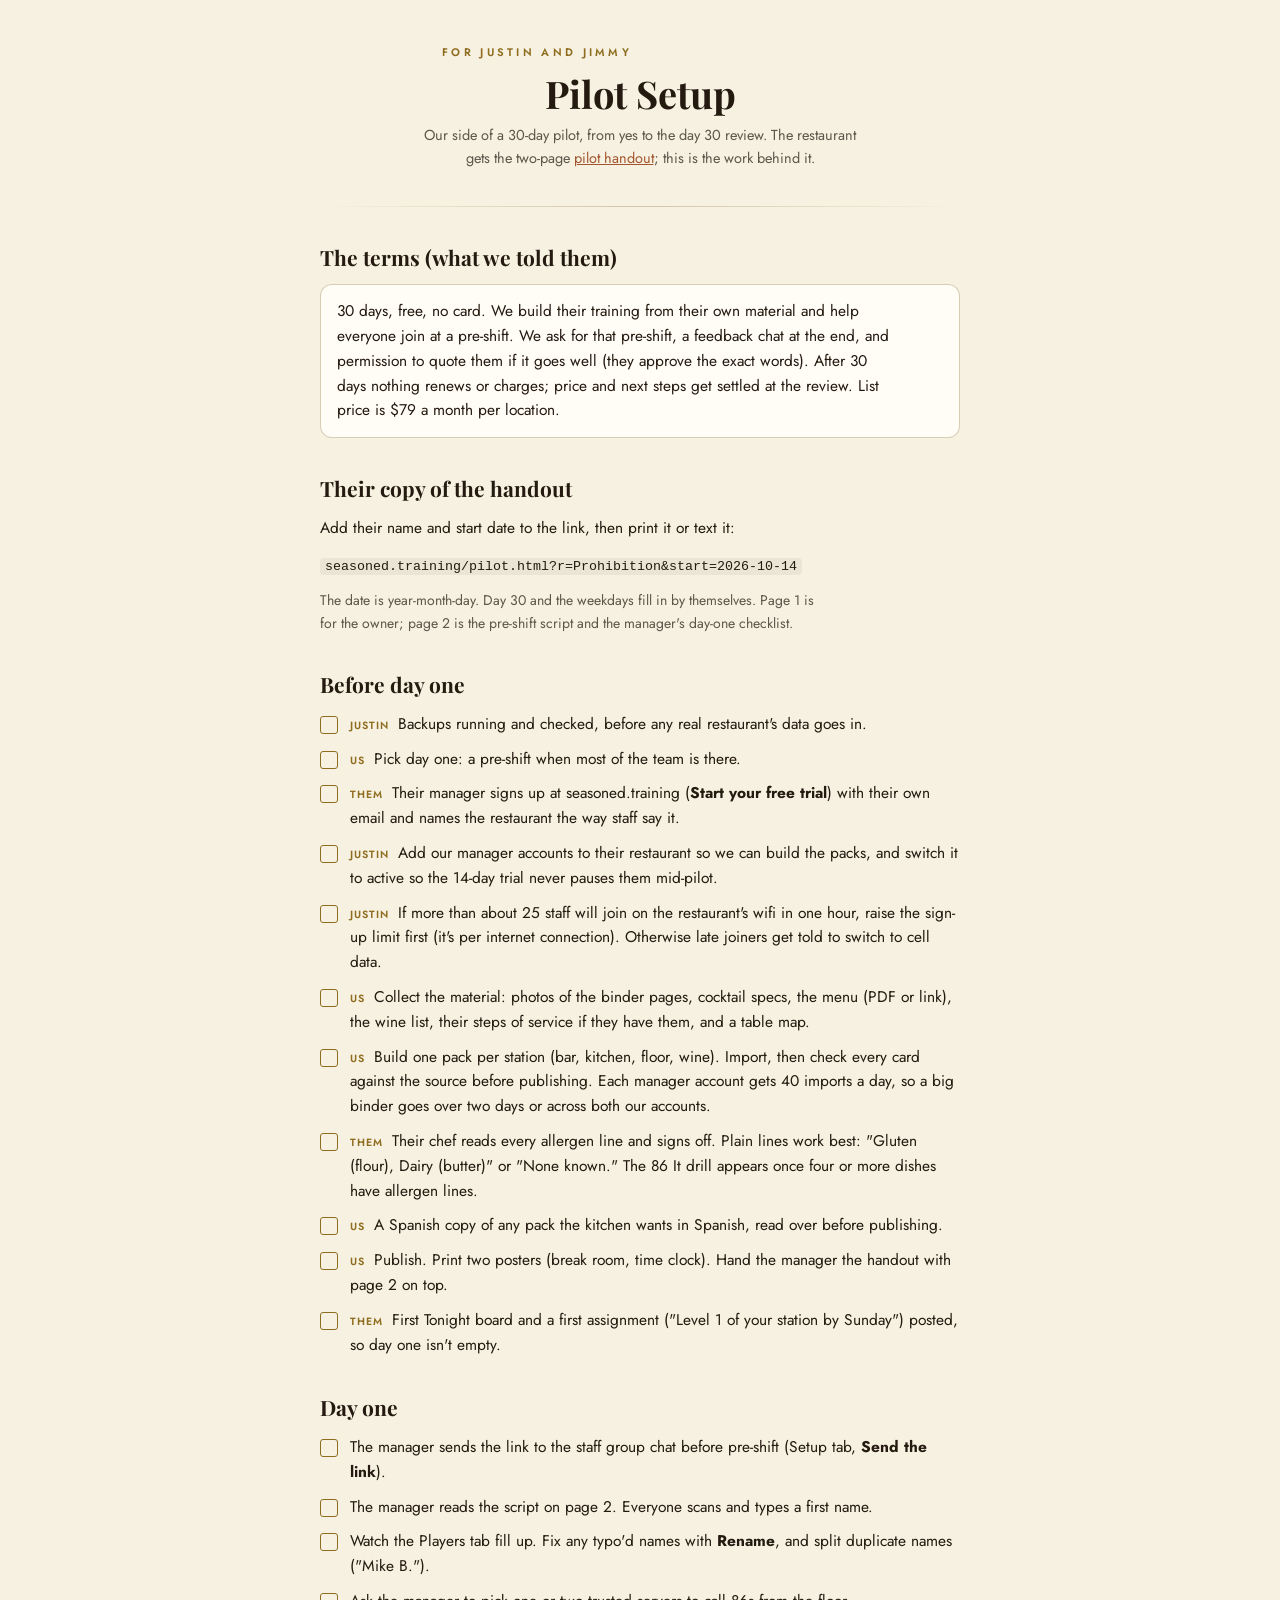
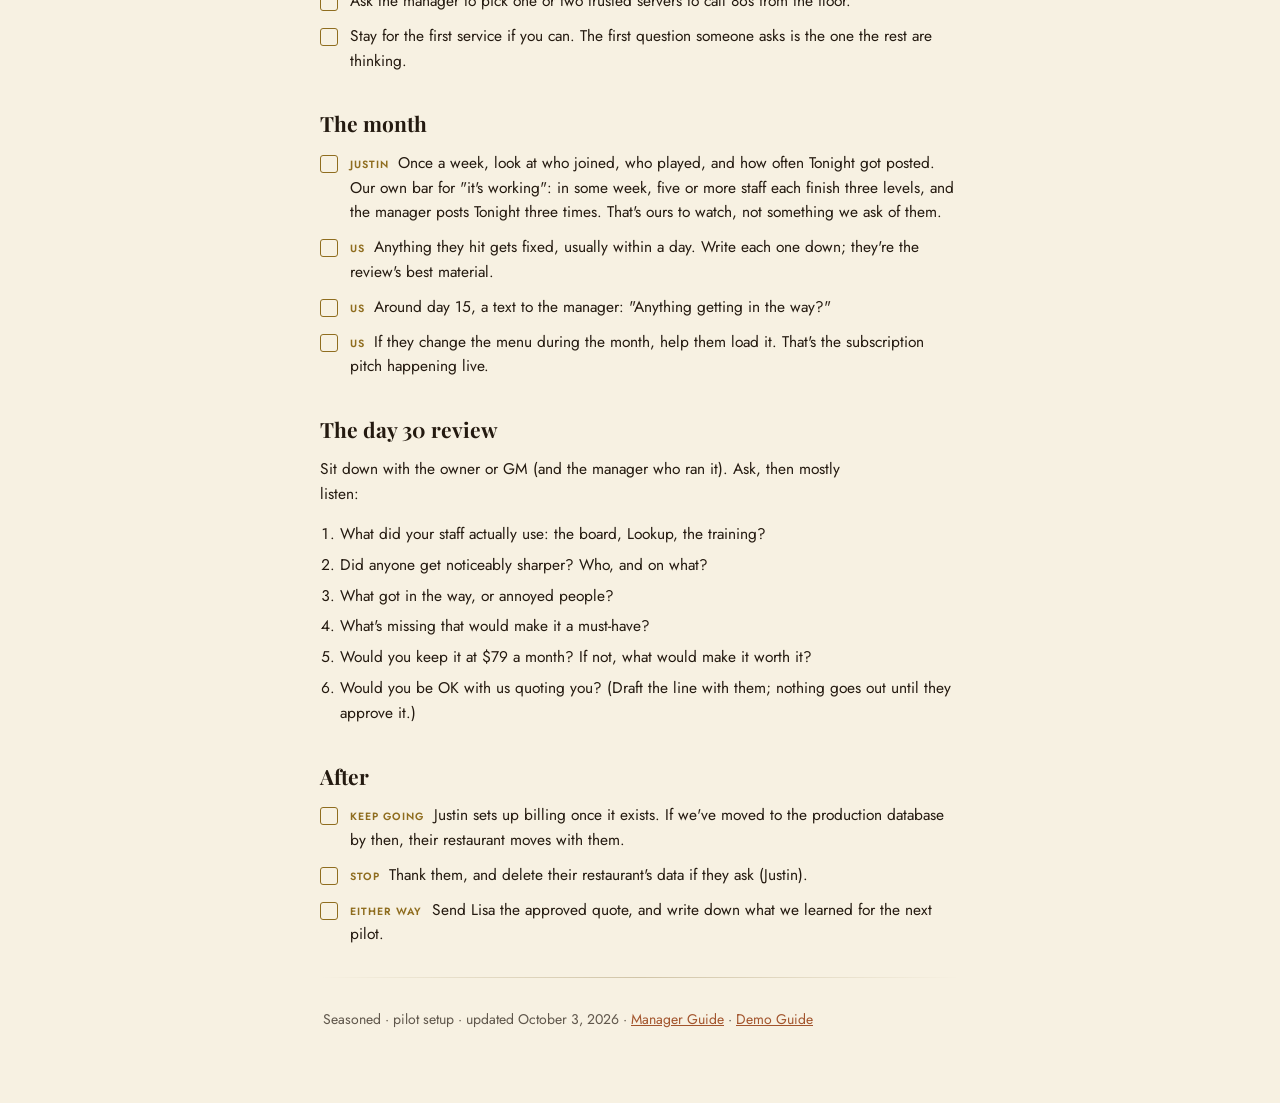
<file: pilot-setup.html>
<!DOCTYPE html>
<html lang="en">
<head>
<meta charset="UTF-8">
<meta name="viewport" content="width=device-width, initial-scale=1">
<meta name="description" content="Our checklist for running a Seasoned pilot: before day one, day one, the month, and the day 30 review.">
<meta name="robots" content="noindex">
<meta name="theme-color" content="#0f1d17">
<title>Pilot Setup Checklist</title>
<style>@font-face{font-family:'Playfair Display';font-style:normal;font-weight:500 800;font-display:swap;src:url('fonts/playfair-display.woff2') format('woff2');}
@font-face{font-family:'Jost';font-style:normal;font-weight:100 900;font-display:swap;src:url('fonts/jost.woff2') format('woff2');}</style>
</head>
<body>

<style>
  :root{
    --ground:#f7f1e2; --panel:#fffdf6; --ink:#241a10;
    --ink-soft:rgba(36,26,16,0.72); --brass:#8f6d1f; --copper:#a2542c;
    --line:rgba(120,94,32,0.3); --code-bg:rgba(36,26,16,0.055);
  }
  @media (prefers-color-scheme: dark){
    :root:not([data-theme="light"]){
      --ground:#0f1d17; --panel:#142922; --ink:#f3ead9;
      --ink-soft:rgba(243,234,217,0.72); --brass:#c8a24a; --copper:#cf8352;
      --line:rgba(200,162,74,0.35); --code-bg:rgba(243,234,217,0.08);
    }
  }
  :root[data-theme="dark"]{
    --ground:#0f1d17; --panel:#142922; --ink:#f3ead9;
    --ink-soft:rgba(243,234,217,0.72); --brass:#c8a24a; --copper:#cf8352;
    --line:rgba(200,162,74,0.35); --code-bg:rgba(243,234,217,0.08);
  }
  *{box-sizing:border-box;}
  body{margin:0; background:var(--ground); color:var(--ink); font-family:'Jost','Avenir Next','Segoe UI',system-ui,sans-serif; line-height:1.6; font-size:15.5px; padding:0 18px 60px;}
  .page{max-width:640px; margin:0 auto;}
  header{text-align:center; padding:44px 0 6px;}
  .eyebrow{letter-spacing:0.3em; text-transform:uppercase; font-size:11px; color:var(--brass); font-weight:600; margin:0 0 10px;}
  h1{font-family:'Playfair Display',Georgia,serif; font-size:clamp(28px,6vw,38px); margin:0 0 8px; line-height:1.15;}
  .sub{color:var(--ink-soft); font-size:14.5px; max-width:48ch; margin:0 auto;}
  hr.rule{border:none; height:1px; background:linear-gradient(90deg,transparent,var(--line),transparent); margin:30px 0;}
  h2{font-family:'Playfair Display',Georgia,serif; font-size:21px; margin:34px 0 10px; text-wrap:balance;}
  p{margin:0 0 12px; max-width:62ch;}
  .soft{color:var(--ink-soft); font-size:14px;}
  .card{background:var(--panel); border:1px solid var(--line); border-radius:12px; padding:14px 16px; margin-bottom:10px;}
  .card p:last-child{margin-bottom:0;}
  code{font-family:ui-monospace,Consolas,monospace; font-size:0.86em; background:var(--code-bg); padding:1px 5px; border-radius:4px; word-break:break-all;}
  .checks{list-style:none; padding:0; margin:0 0 12px;}
  .checks li{position:relative; padding-left:30px; margin-bottom:10px;}
  .checks li::before{content:''; position:absolute; left:0; top:4px; width:16px; height:16px; border:1.5px solid var(--brass); border-radius:3px;}
  .who{font-size:10.5px; letter-spacing:0.1em; text-transform:uppercase; font-weight:600; color:var(--brass); margin-right:4px;}
  ol.qs{padding-left:20px;}
  ol.qs li{margin-bottom:6px;}
  a{color:var(--copper);}
</style>

<div class="page">

<header>
  <p class="eyebrow">For Justin and Jimmy</p>
  <h1>Pilot Setup</h1>
  <p class="sub">Our side of a 30-day pilot, from yes to the day 30 review. The restaurant gets the two-page <a href="pilot.html">pilot handout</a>; this is the work behind it.</p>
</header>

<hr class="rule">

<h2>The terms (what we told them)</h2>
<div class="card"><p>30 days, free, no card. We build their training from their own material and help everyone join at a pre-shift. We ask for that pre-shift, a feedback chat at the end, and permission to quote them if it goes well (they approve the exact words). After 30 days nothing renews or charges; price and next steps get settled at the review. List price is $79 a month per location.</p></div>

<h2>Their copy of the handout</h2>
<p>Add their name and start date to the link, then print it or text it:</p>
<p><code>seasoned.training/pilot.html?r=Prohibition&amp;start=2026-10-14</code></p>
<p class="soft">The date is year-month-day. Day 30 and the weekdays fill in by themselves. Page 1 is for the owner; page 2 is the pre-shift script and the manager's day-one checklist.</p>

<h2>Before day one</h2>
<ul class="checks">
  <li><span class="who">Justin</span> Backups running and checked, before any real restaurant's data goes in.</li>
  <li><span class="who">Us</span> Pick day one: a pre-shift when most of the team is there.</li>
  <li><span class="who">Them</span> Their manager signs up at seasoned.training (<b>Start your free trial</b>) with their own email and names the restaurant the way staff say it.</li>
  <li><span class="who">Justin</span> Add our manager accounts to their restaurant so we can build the packs, and switch it to active so the 14-day trial never pauses them mid-pilot.</li>
  <li><span class="who">Justin</span> If more than about 25 staff will join on the restaurant's wifi in one hour, raise the sign-up limit first (it's per internet connection). Otherwise late joiners get told to switch to cell data.</li>
  <li><span class="who">Us</span> Collect the material: photos of the binder pages, cocktail specs, the menu (PDF or link), the wine list, their steps of service if they have them, and a table map.</li>
  <li><span class="who">Us</span> Build one pack per station (bar, kitchen, floor, wine). Import, then check every card against the source before publishing. Each manager account gets 40 imports a day, so a big binder goes over two days or across both our accounts.</li>
  <li><span class="who">Them</span> Their chef reads every allergen line and signs off. Plain lines work best: "Gluten (flour), Dairy (butter)" or "None known." The 86 It drill appears once four or more dishes have allergen lines.</li>
  <li><span class="who">Us</span> A Spanish copy of any pack the kitchen wants in Spanish, read over before publishing.</li>
  <li><span class="who">Us</span> Publish. Print two posters (break room, time clock). Hand the manager the handout with page 2 on top.</li>
  <li><span class="who">Them</span> First Tonight board and a first assignment ("Level 1 of your station by Sunday") posted, so day one isn't empty.</li>
</ul>

<h2>Day one</h2>
<ul class="checks">
  <li>The manager sends the link to the staff group chat before pre-shift (Setup tab, <b>Send the link</b>).</li>
  <li>The manager reads the script on page 2. Everyone scans and types a first name.</li>
  <li>Watch the Players tab fill up. Fix any typo'd names with <b>Rename</b>, and split duplicate names ("Mike B.").</li>
  <li>Ask the manager to pick one or two trusted servers to call 86s from the floor.</li>
  <li>Stay for the first service if you can. The first question someone asks is the one the rest are thinking.</li>
</ul>

<h2>The month</h2>
<ul class="checks">
  <li><span class="who">Justin</span> Once a week, look at who joined, who played, and how often Tonight got posted. Our own bar for "it's working": in some week, five or more staff each finish three levels, and the manager posts Tonight three times. That's ours to watch, not something we ask of them.</li>
  <li><span class="who">Us</span> Anything they hit gets fixed, usually within a day. Write each one down; they're the review's best material.</li>
  <li><span class="who">Us</span> Around day 15, a text to the manager: "Anything getting in the way?"</li>
  <li><span class="who">Us</span> If they change the menu during the month, help them load it. That's the subscription pitch happening live.</li>
</ul>

<h2>The day 30 review</h2>
<p>Sit down with the owner or GM (and the manager who ran it). Ask, then mostly listen:</p>
<ol class="qs">
  <li>What did your staff actually use: the board, Lookup, the training?</li>
  <li>Did anyone get noticeably sharper? Who, and on what?</li>
  <li>What got in the way, or annoyed people?</li>
  <li>What's missing that would make it a must-have?</li>
  <li>Would you keep it at $79 a month? If not, what would make it worth it?</li>
  <li>Would you be OK with us quoting you? (Draft the line with them; nothing goes out until they approve it.)</li>
</ol>

<h2>After</h2>
<ul class="checks">
  <li><span class="who">Keep going</span> Justin sets up billing once it exists. If we've moved to the production database by then, their restaurant moves with them.</li>
  <li><span class="who">Stop</span> Thank them, and delete their restaurant's data if they ask (Justin).</li>
  <li><span class="who">Either way</span> Send Lisa the approved quote, and write down what we learned for the next pilot.</li>
</ul>

<hr class="rule">
<p class="soft" style="text-align:center;">Seasoned · pilot setup · updated October 3, 2026 · <a href="guide.html">Manager Guide</a> · <a href="demo-guide.html">Demo Guide</a></p>

</div>

</body>
</html>
</file>
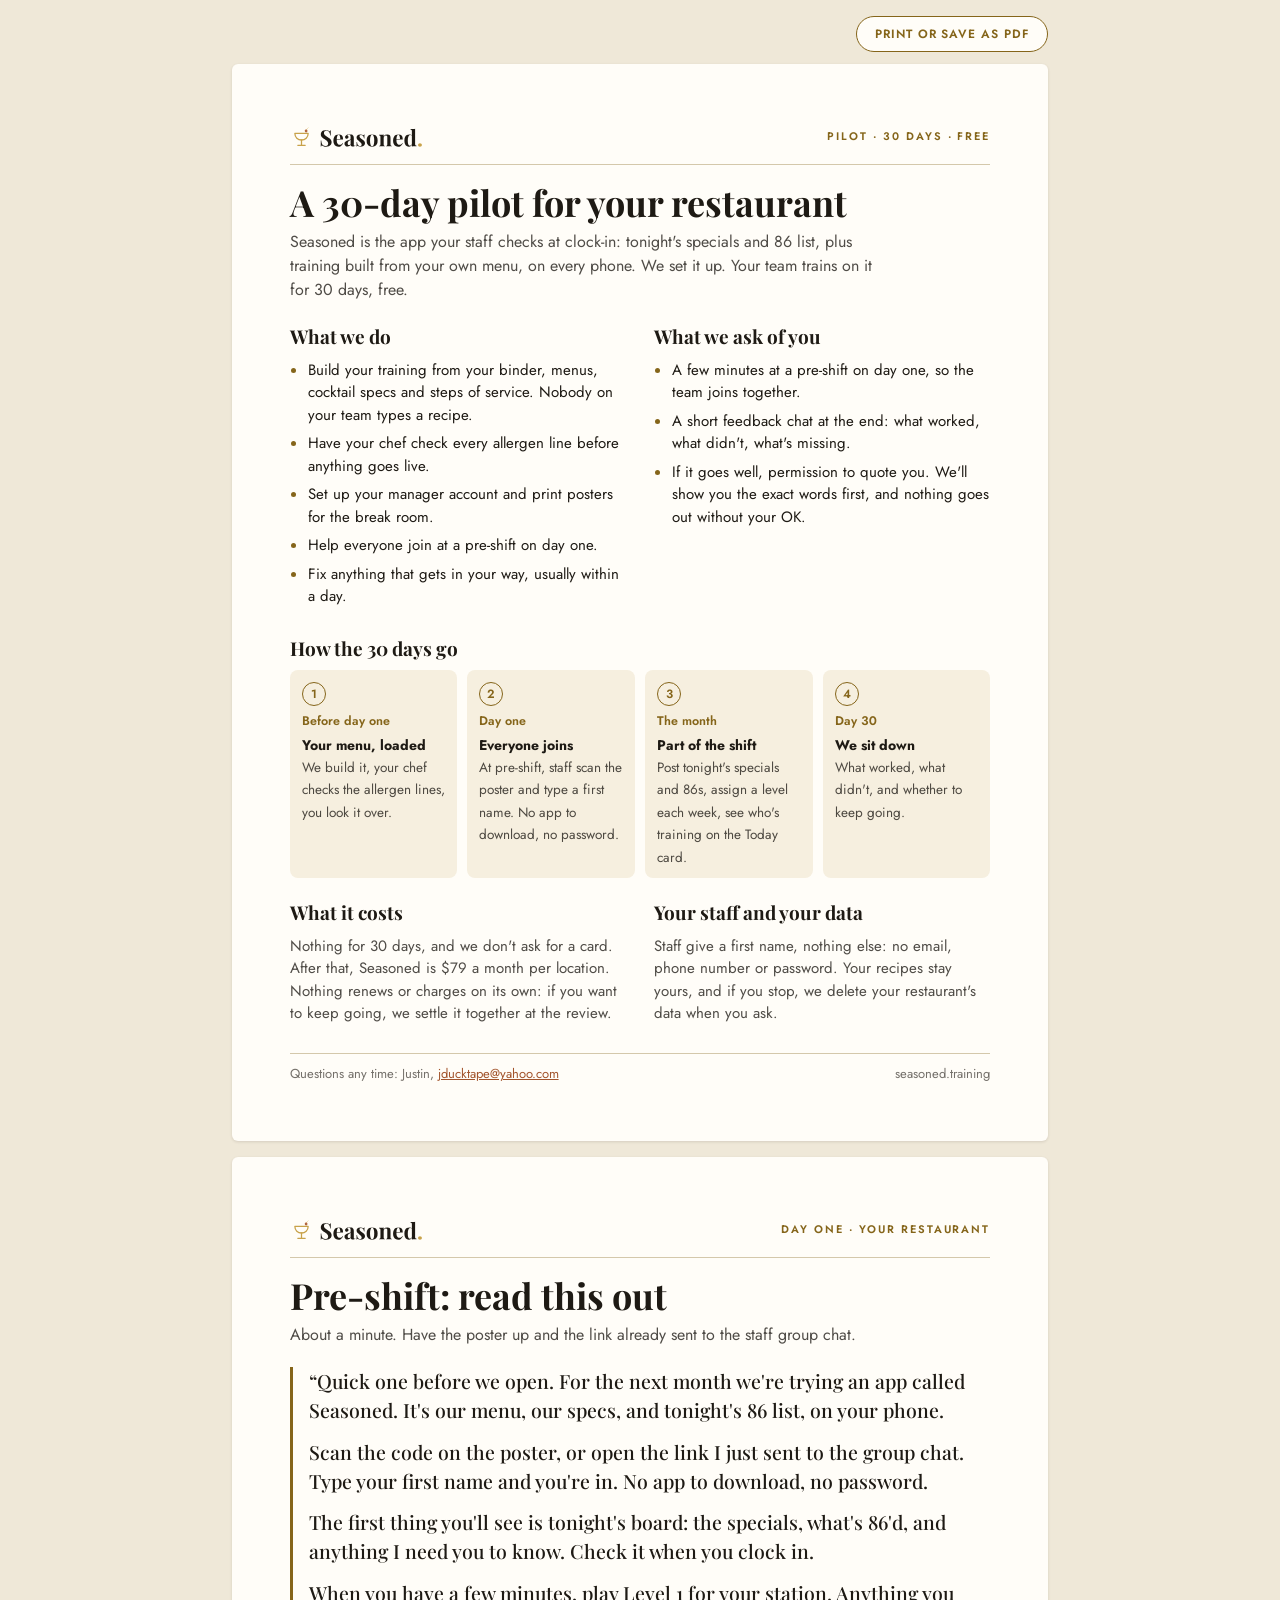
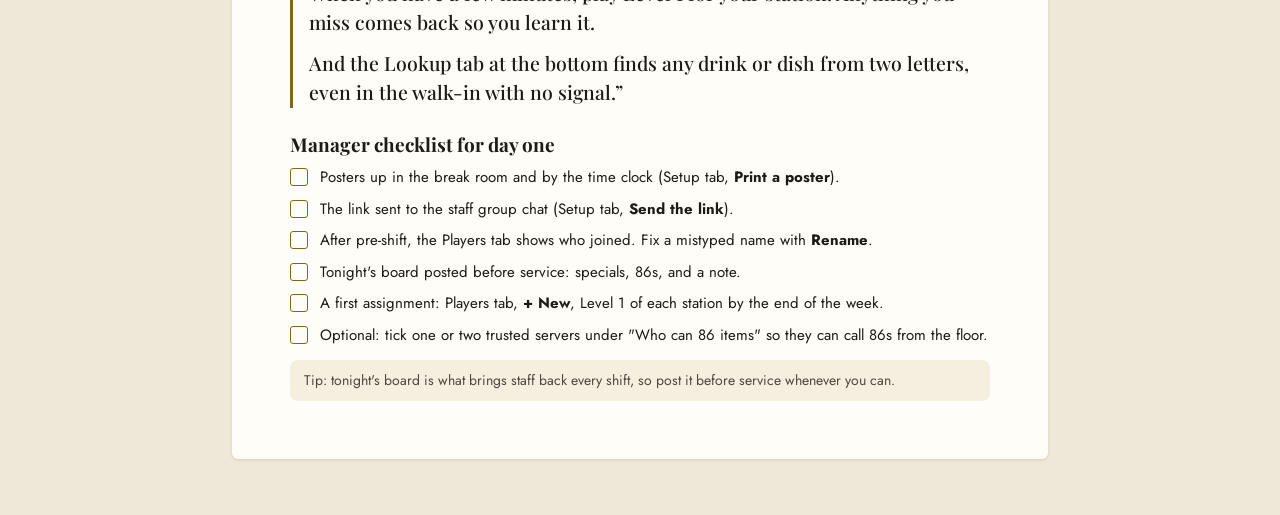
<file: pilot.html>
<!DOCTYPE html>
<html lang="en">
<head>
<meta charset="UTF-8">
<meta name="viewport" content="width=device-width, initial-scale=1">
<meta name="description" content="A free 30-day Seasoned pilot: what we set up, what we ask, how the month goes, and what it costs.">
<meta name="robots" content="noindex">
<meta name="theme-color" content="#fbf7ee">
<title>Seasoned Pilot</title>
<style>@font-face{font-family:'Playfair Display';font-style:normal;font-weight:500 800;font-display:swap;src:url('fonts/playfair-display.woff2') format('woff2');}
@font-face{font-family:'Jost';font-style:normal;font-weight:100 900;font-display:swap;src:url('fonts/jost.woff2') format('woff2');}</style>
<style>
  /* A paper handout on purpose: one light look on screen and in print. */
  :root{
    --paper:#fffdf8; --desk:#efe8d8; --ink:#1e1a14; --ink-2:rgba(30,26,20,0.78);
    --ink-3:rgba(30,26,20,0.62); --brass:#85651a; --copper:#a2542c;
    --rule:rgba(133,101,26,0.35); --rule-soft:rgba(30,26,20,0.12); --wash:#f6efdf;
  }
  *{box-sizing:border-box;}
  html{background:var(--desk);}
  body{margin:0; background:var(--desk); color:var(--ink); font-family:'Jost','Avenir Next','Segoe UI',system-ui,sans-serif; font-size:15px; line-height:1.5; padding:16px 16px 40px;}
  .toolbar{max-width:8.5in; margin:0 auto 12px; display:flex; justify-content:flex-end; gap:10px;}
  .toolbar button{font:600 12px/1 'Jost',sans-serif; letter-spacing:0.08em; text-transform:uppercase; padding:11px 18px; border-radius:999px; border:1px solid var(--brass); background:var(--paper); color:var(--brass); cursor:pointer;}
  .toolbar button:focus-visible{outline:2px solid var(--copper); outline-offset:2px;}
  .sheet{max-width:8.5in; margin:0 auto 16px; background:var(--paper); border-radius:6px; box-shadow:0 1px 3px rgba(30,26,20,0.12); padding:clamp(22px,5vw,0.6in);}
  .top{display:flex; justify-content:space-between; align-items:center; gap:16px; border-bottom:1px solid var(--rule); padding-bottom:12px; margin-bottom:18px;}
  .top img{height:30px; width:auto; display:block;}
  .top .tag{font-size:11px; letter-spacing:0.18em; text-transform:uppercase; color:var(--brass); font-weight:600; text-align:right;}
  h1{font-family:'Playfair Display',Georgia,serif; font-size:clamp(27px,6vw,36px); line-height:1.1; margin:0 0 8px; text-wrap:balance;}
  .lede{font-size:16px; color:var(--ink-2); margin:0 0 20px; max-width:60ch;}
  h2{font-family:'Playfair Display',Georgia,serif; font-size:19px; margin:0 0 8px;}
  .cols{display:grid; grid-template-columns:1fr; gap:18px 28px; margin-bottom:20px;}
  @media (min-width:640px){ .cols{grid-template-columns:1fr 1fr;} }
  ul{margin:0; padding-left:18px;}
  li{margin-bottom:6px;}
  li::marker{color:var(--brass);}
  p{margin:0 0 8px;}
  .muted{color:var(--ink-2);}
  .timeline{list-style:none; padding:0; margin:0 0 20px; display:grid; grid-template-columns:1fr; gap:10px; counter-reset:step;}
  @media (min-width:640px){ .timeline{grid-template-columns:repeat(4,1fr);} }
  .timeline li{counter-increment:step; background:var(--wash); border-radius:8px; padding:12px 12px 10px; margin:0;}
  .timeline li::before{content:counter(step); display:inline-flex; width:22px; height:22px; border-radius:50%; border:1px solid var(--brass); color:var(--brass); font-size:12px; font-weight:600; align-items:center; justify-content:center; margin-bottom:6px;}
  .timeline b{display:block; font-size:14px;}
  .timeline .when{display:block; font-size:12.5px; color:var(--brass); font-weight:600; margin-bottom:4px; font-variant-numeric:tabular-nums;}
  .timeline span.txt{font-size:13.5px; color:var(--ink-2);}
  .foot{border-top:1px solid var(--rule); padding-top:10px; display:flex; justify-content:space-between; gap:12px; flex-wrap:wrap; font-size:13px; color:var(--ink-3);}
  .foot a{color:var(--copper);}
  .script{font-family:'Playfair Display',Georgia,serif; font-size:clamp(17px,4.2vw,19.5px); line-height:1.5; margin:0 0 22px; padding-left:16px; border-left:3px solid var(--brass);}
  .script p{margin:0 0 12px;}
  .checks{list-style:none; padding:0; margin:0 0 14px;}
  .checks li{position:relative; padding-left:30px; margin-bottom:9px;}
  .checks li::before{content:''; position:absolute; left:0; top:2px; width:16px; height:16px; border:1.5px solid var(--brass); border-radius:3px;}
  .tip{background:var(--wash); border-radius:8px; padding:10px 14px; font-size:14px; color:var(--ink-2); margin:0;}
  @media print{
    @page{ size:letter portrait; margin:0.5in; }
    html, body{background:#fff; padding:0;}
    body{font-size:10.5pt;}
    .toolbar{display:none;}
    .sheet{max-width:none; box-shadow:none; border-radius:0; padding:0; margin:0; background:#fff;}
    .sheet + .sheet{break-before:page;}
    .cols{grid-template-columns:1fr 1fr;}
    .timeline{grid-template-columns:repeat(4,1fr);}
    .lede{font-size:11.5pt;}
    h1{font-size:28pt;}
    .script{font-size:14pt;}
  }
</style>
</head>
<body>

<div class="toolbar"><button type="button" id="printBtn">Print or save as PDF</button></div>

<section class="sheet" aria-label="Pilot overview">
  <div class="top">
    <img src="img/seasoned-lockup-horizontal-on-light.svg" alt="Seasoned">
    <span class="tag">Pilot · 30 days · free</span>
  </div>
  <h1>A 30-day pilot for <span data-r>your restaurant</span></h1>
  <p class="lede">Seasoned is the app your staff checks at clock-in: tonight's specials and 86 list, plus training built from your own menu, on every phone. We set it up. Your team trains on it for 30 days, free.</p>

  <div class="cols">
    <div>
      <h2>What we do</h2>
      <ul>
        <li>Build your training from your binder, menus, cocktail specs and steps of service. Nobody on your team types a recipe.</li>
        <li>Have your chef check every allergen line before anything goes live.</li>
        <li>Set up your manager account and print posters for the break room.</li>
        <li>Help everyone join at a pre-shift on day one.</li>
        <li>Fix anything that gets in your way, usually within a day.</li>
      </ul>
    </div>
    <div>
      <h2>What we ask of you</h2>
      <ul>
        <li>A few minutes at a pre-shift on day one, so the team joins together.</li>
        <li>A short feedback chat at the end: what worked, what didn't, what's missing.</li>
        <li>If it goes well, permission to quote you. We'll show you the exact words first, and nothing goes out without your OK.</li>
      </ul>
    </div>
  </div>

  <h2>How the 30 days go</h2>
  <ol class="timeline">
    <li><span class="when">Before day one</span><b>Your menu, loaded</b><span class="txt">We build it, your chef checks the allergen lines, you look it over.</span></li>
    <li><span class="when" data-day="1">Day one</span><b>Everyone joins</b><span class="txt">At pre-shift, staff scan the poster and type a first name. No app to download, no password.</span></li>
    <li><span class="when">The month</span><b>Part of the shift</b><span class="txt">Post tonight's specials and 86s, assign a level each week, see who's training on the Today card.</span></li>
    <li><span class="when" data-day="30">Day 30</span><b>We sit down</b><span class="txt">What worked, what didn't, and whether to keep going.</span></li>
  </ol>

  <div class="cols">
    <div>
      <h2>What it costs</h2>
      <p class="muted">Nothing for 30 days, and we don't ask for a card. After that, Seasoned is $79 a month per location. Nothing renews or charges on its own: if you want to keep going, we settle it together at the review.</p>
    </div>
    <div>
      <h2>Your staff and your data</h2>
      <p class="muted">Staff give a first name, nothing else: no email, phone number or password. Your recipes stay yours, and if you stop, we delete your restaurant's data when you ask.</p>
    </div>
  </div>

  <div class="foot">
    <span>Questions any time: Justin, <a href="mailto:jducktape@yahoo.com">jducktape@yahoo.com</a></span>
    <span>seasoned.training</span>
  </div>
</section>

<section class="sheet" aria-label="Pre-shift script and day-one checklist">
  <div class="top">
    <img src="img/seasoned-lockup-horizontal-on-light.svg" alt="Seasoned">
    <span class="tag">Day one · <span data-r>your restaurant</span></span>
  </div>
  <h1>Pre-shift: read this out</h1>
  <p class="lede">About a minute. Have the poster up and the link already sent to the staff group chat.</p>
  <div class="script">
    <p>&ldquo;Quick one before we open. For the next month we're trying an app called Seasoned. It's our menu, our specs, and tonight's 86 list, on your phone.</p>
    <p>Scan the code on the poster, or open the link I just sent to the group chat. Type your first name and you're in. No app to download, no password.</p>
    <p>The first thing you'll see is tonight's board: the specials, what's 86'd, and anything I need you to know. Check it when you clock in.</p>
    <p>When you have a few minutes, play Level 1 for your station. Anything you miss comes back so you learn it.</p>
    <p>And the Lookup tab at the bottom finds any drink or dish from two letters, even in the walk-in with no signal.&rdquo;</p>
  </div>

  <h2>Manager checklist for day one</h2>
  <ul class="checks">
    <li>Posters up in the break room and by the time clock (Setup tab, <b>Print a poster</b>).</li>
    <li>The link sent to the staff group chat (Setup tab, <b>Send the link</b>).</li>
    <li>After pre-shift, the Players tab shows who joined. Fix a mistyped name with <b>Rename</b>.</li>
    <li>Tonight's board posted before service: specials, 86s, and a note.</li>
    <li>A first assignment: Players tab, <b>+ New</b>, Level 1 of each station by the end of the week.</li>
    <li>Optional: tick one or two trusted servers under "Who can 86 items" so they can call 86s from the floor.</li>
  </ul>
  <p class="tip">Tip: tonight's board is what brings staff back every shift, so post it before service whenever you can.</p>
</section>

<script>
  // ?r=Restaurant%20Name&start=2026-10-14 fills in the name and the dates.
  (function(){
    var q = new URLSearchParams(location.search);
    var name = (q.get('r') || '').trim().slice(0, 60);
    if(name){
      document.querySelectorAll('[data-r]').forEach(function(el){ el.textContent = name; });
      document.title = 'Seasoned Pilot · ' + name;
    }
    var m = /^(\d{4})-(\d{2})-(\d{2})$/.exec(q.get('start') || '');
    if(m){
      var start = new Date(+m[1], +m[2] - 1, +m[3]);
      document.querySelectorAll('[data-day]').forEach(function(el){
        var d = new Date(start); d.setDate(d.getDate() + Number(el.dataset.day) - 1);
        el.textContent = el.textContent + ' · ' + d.toLocaleDateString('en-US', { weekday: 'short', month: 'short', day: 'numeric' });
      });
    }
    document.getElementById('printBtn').addEventListener('click', function(){ window.print(); });
  })();
</script>

</body>
</html>
</file>
<file: css/app.css>
/* Fonts are vendored (fonts/, variable woff2, latin subset) so first
   paint never waits on Google and the app works with no network. */
@font-face{
  font-family:'Playfair Display';
  font-style:normal;
  font-weight:500 800;
  font-display:swap;
  src:url('../fonts/playfair-display.woff2') format('woff2');
}
@font-face{
  font-family:'Jost';
  font-style:normal;
  font-weight:100 900;
  font-display:swap;
  src:url('../fonts/jost.woff2') format('woff2');
}

:root{
  --ink:#f3ead9;
  --ink-rgb:243,234,217;
  --bg-deep:#0f1d17;
  --bg-deep-2:#142922;
  --bg-rgb:8,15,12;
  --brass:#c8a24a;
  --brass-rgb:200,162,74;
  --brass-bright:#e6c878;
  --copper:#b3673f;
  --line: rgba(200,162,74,0.35);
  --line-soft: rgba(243,234,217,0.14);
  --surface: rgba(243,234,217,0.03);
  --surface-2: rgba(243,234,217,0.04);
  --tab-bg: rgba(11,21,18,0.96);
  --card-back: #fbf6ea;
  --card-back-ink:#241a10;
  --card-ink-rgb:36,26,16;
  --good:#6fbf73;
  --bad:#df6a6a;
  --bad-ink:#fbdcdc;
  --good-ink:#dff5e0;
  --warn-ink:#f3d48a;
  --w86-bg:#3a1f1f;
  --w86-ink:#ffd9d9;
  --w86-label:#ff9b9b;
  --w86-by:#d9a3a3;
  --board-bg: rgba(243,234,217,0.06);
  --shadow-rgb:0,0,0;
  --ink-2: rgba(var(--ink-rgb),0.74);   /* secondary text */
  --ink-3: rgba(var(--ink-rgb),0.58);   /* hints and meta */
  --label: var(--brass);                /* small uppercase labels */
}
/* Light: same layout, paper ground. Picked on the Me tab (or the
   manager's Setup tab); "Auto" follows the phone. */
html[data-theme="light"]{
  --ink:#1e1a14;
  --ink-rgb:30,26,20;
  --bg-deep:#faf7f0;
  --bg-deep-2:#faf7f0;
  --bg-rgb:250,247,240;
  --brass:#c8a24a;
  --brass-rgb:143,109,31;
  --brass-bright:#8f6d1f;
  --copper:#a2542c;
  --line: rgba(30,26,20,0.1);
  --line-soft: rgba(30,26,20,0.1);
  --surface:#ffffff;
  --surface-2:#ffffff;
  --tab-bg: rgba(255,255,255,0.96);
  --card-back:#ffffff;
  --card-back-ink:#1e1a14;
  --card-ink-rgb:30,26,20;
  --good:#3d7c44;
  --bad:#c0392b;
  --bad-ink:#7a1f1f;
  --good-ink:#1f5c24;
  --warn-ink:#8a6d12;
  --w86-bg:#fbe9e6;
  --w86-ink:#5c1a1a;
  --w86-label:#b23a3a;
  --w86-by:#9a5c5c;
  --board-bg:#1e1a14;
  --shadow-rgb:30,26,20;
  /* Paper ground needs more ink: these clear 4.5:1 on #faf7f0. */
  --ink-2: rgba(var(--ink-rgb),0.8);
  --ink-3: rgba(var(--ink-rgb),0.67);
  --label: #85651a;
}
html[data-theme="light"] button.primary{ background:var(--brass); color:#1e1a14; border-color:var(--brass); }
html[data-theme="light"] .tonight-card{ color:#f6f0e4; }
html[data-theme="light"] .tonight-card .tonight-eyebrow{ color:#e6c878; }
html[data-theme="light"] .tonight-card .tonight-eyebrow .age,
html[data-theme="light"] .tonight-card .tonight-special span,
html[data-theme="light"] .tonight-card .tonight-label,
html[data-theme="light"] .tonight-card .tonight-desc,
html[data-theme="light"] .tonight-card .ed-note{ color:rgba(246,240,228,0.6); }
html[data-theme="light"] .tonight-card .tonight-note{ color:#f6f0e4; }
html[data-theme="light"] .tonight-card button.ghost{ color:#f6f0e4; border-color:rgba(246,240,228,0.25); background:transparent; }
html[data-theme="light"] .level-tile,
html[data-theme="light"] .prog-row,
html[data-theme="light"] .daily-card,
html[data-theme="light"] .me-card,
html[data-theme="light"] .rolo input{ box-shadow:0 1px 2px rgba(30,26,20,0.06); }

*{box-sizing:border-box; -webkit-tap-highlight-color:transparent;}
html,body{margin:0;height:100%;}
html{ background:var(--bg-deep); }
body{
  background: radial-gradient(ellipse at top, var(--bg-deep-2), var(--bg-deep) 70%);
  color:var(--ink);
  font-family:'Jost', sans-serif;
  min-height:100vh; min-height:100dvh;
  display:flex; flex-direction:column; align-items:center;
  padding:calc(24px + env(safe-area-inset-top)) 18px calc(24px + env(safe-area-inset-bottom));
  overscroll-behavior-y:none;
}

.wrap{ width:100%; max-width:640px; }
.screen{ display:none; }
.screen.active{ display:block; }

header.top{ text-align:center; margin-bottom:18px; }
.eyebrow{ letter-spacing:0.32em; text-transform:uppercase; font-size:11px; color:var(--brass); margin:0 0 10px; }
h1{ font-family:'Playfair Display', serif; font-weight:700; font-size:clamp(26px,6vw,38px); margin:0 0 6px; }
.sub{ font-size:13px; color:rgba(var(--ink-rgb),0.6); margin:0; }

.deck-rule{ border:none; height:1px; background:linear-gradient(90deg, transparent, var(--line), transparent); margin:18px 0 24px; }

/* ---- Pack + level tiles (shared look) ---- */
.level-tile{
  display:flex; align-items:center; gap:14px;
  padding:16px 18px; border-radius:12px;
  border:1px solid var(--line);
  background:var(--surface);
  margin-bottom:12px;
  cursor:pointer;
  transition: background .2s, border-color .2s, transform .15s;
}
.level-tile:hover{ background:rgba(var(--brass-rgb),0.08); }
.level-tile:active{ transform: scale(0.99); }
.level-num{
  width:44px; height:44px; border-radius:50%;
  display:flex; align-items:center; justify-content:center;
  font-family:'Playfair Display', serif; font-weight:700; font-size:18px;
  border:1px solid var(--brass); color:var(--brass-bright); flex-shrink:0;
}
.level-info{ flex:1; min-width:0; }
.level-title{ font-family:'Playfair Display', serif; font-weight:600; font-size:16.5px; margin:0 0 2px; }
.level-desc{ font-size:12px; color:rgba(var(--ink-rgb),0.6); margin:0; line-height:1.45; }
.level-meta{ font-size:11px; color:var(--brass-bright); margin-top:6px; letter-spacing:0.03em; }
.dup-nudge{
  border:1px solid var(--brass); border-radius:10px; background:rgba(var(--brass-rgb),0.08);
  padding:10px 14px; margin:12px 0 4px; font-size:12.5px; line-height:1.5; color:var(--ink);
}
.dup-nudge b{ color:var(--brass-bright); }
.tonight-card{
  border:1px solid var(--brass); border-radius:12px; background:rgba(var(--brass-rgb),0.07);
  padding:14px 16px; margin:0 0 16px;
}
.tonight-eyebrow{
  display:flex; justify-content:space-between; align-items:baseline;
  font-size:10px; letter-spacing:0.22em; text-transform:uppercase;
  color:var(--brass); font-weight:600; margin:0 0 8px;
}
.tonight-eyebrow .age{ letter-spacing:0.04em; text-transform:none; color:rgba(var(--ink-rgb),0.45); font-weight:400; }
.tonight-sec{ margin-bottom:10px; }
.tonight-sec:last-child{ margin-bottom:0; }
.tonight-label{ font-size:10.5px; letter-spacing:0.14em; text-transform:uppercase; color:var(--copper); font-weight:600; margin:0 0 4px; }
.tonight-special{ font-size:14px; margin:0 0 4px; }
.tonight-special b{ font-family:'Playfair Display', serif; }
.tonight-special span{ color:rgba(var(--ink-rgb),0.7); font-size:13px; }
.t86-chips{ display:flex; flex-wrap:wrap; gap:6px; }
.t86-chip{
  font-size:12.5px; padding:3px 10px; border-radius:999px;
  border:1px solid var(--bad); color:var(--bad-ink); background:rgba(223,106,106,0.12);
}
.t86-chip a{ color:inherit; text-decoration:none; margin-left:6px; padding:2px 4px; }
.t86-chip .t86-meta{ opacity:0.65; }
.t86-chip.t86-old{ border-style:dashed; background:transparent; }
.t86-chip a.t86-still{ text-decoration:underline; font-weight:600; }
.tonight-note{ font-size:13.5px; margin:0; color:var(--ink); font-style:italic; }
.daily-card{
  display:flex; align-items:center; gap:12px;
  border:1px solid var(--line); border-radius:12px; background:var(--surface);
  padding:12px 14px; margin:0 0 16px;
}
.daily-card .flame{ font-size:20px; flex-shrink:0; }
.daily-card .grow{ flex:1; min-width:0; }
.daily-card .d1-title{ font-size:13.5px; margin:0; font-weight:600; }
.daily-card .d1-sub{ font-size:12px; margin:2px 0 0; color:rgba(var(--ink-rgb),0.55); }
.daily-card button{ flex-shrink:0; }
.asg-wrap{ margin:0 0 16px; }
.asg-card{ cursor:pointer; margin:0 0 8px; }
.asg-card.done{ opacity:0.6; cursor:default; }
.asg-card .d1-sub{ display:flex; flex-wrap:wrap; gap:4px 6px; align-items:center; }
.asg-due{ color:var(--brass-bright); }
.asg-due.soon{ color:var(--warn-ink); }
.asg-due.late{ color:var(--bad-ink); }
.asg-panel{ margin-bottom:18px; }
.asg-head{ display:flex; justify-content:space-between; align-items:center; margin-bottom:8px; }
.asg-form{ border:1px solid var(--line); border-radius:10px; padding:10px 12px; margin-bottom:10px; }
.asg-mgr{ background:var(--surface); border:1px solid var(--line); border-radius:10px; padding:10px 12px; margin-bottom:8px; font-size:13px; }
.asg-mgr.closed{ opacity:0.7; }
.asg-mgr-top{ display:flex; justify-content:space-between; gap:10px; align-items:flex-start; }
.asg-count{ font-family:'Playfair Display',serif; font-size:22px; color:var(--brass-bright); white-space:nowrap; }
.asg-count span{ font-size:13px; color:var(--ink-3); }
.asg-bar{ height:4px; background:rgba(var(--ink-rgb),0.08); border-radius:2px; margin-top:8px; overflow:hidden; }
.asg-bar div{ height:100%; background:var(--brass); }
.asg-chip{ font-size:12px; padding:2px 9px; border-radius:999px; border:1px solid var(--line); color:var(--ink-2); }
.asg-chip.done{ border-color:rgba(var(--brass-rgb),0.5); color:var(--brass-bright); }
.asg-closed{ margin-top:6px; }
.asg-closed summary{ cursor:pointer; margin-bottom:6px; }
button.small{ padding:6px 12px; font-size:12px; }
/* ---- Home (look D) ---- */
.home-hdr{ display:flex; justify-content:space-between; align-items:flex-end; gap:12px; margin:4px 0 18px; }
.home-hdr h1{ font-size:clamp(24px,6vw,30px); font-weight:600; margin:0; letter-spacing:-0.01em; }
.home-hdr .sub{ margin-top:4px; }
.avatar{ width:42px; height:42px; border-radius:50%; background:rgba(var(--brass-rgb),0.14); color:var(--brass-bright); display:flex; align-items:center; justify-content:center; font-family:'Playfair Display',serif; font-weight:600; font-size:17px; flex-shrink:0; }
.sec-label{ font-size:12px; font-weight:600; letter-spacing:0.08em; text-transform:uppercase; color:var(--brass-bright); margin:22px 0 8px; }
.sec-label:first-child{ margin-top:0; }
.w86{ background:var(--w86-bg); color:var(--w86-ink); border-radius:16px; padding:14px 18px; margin:0 0 10px; }
.w86-k{ display:flex; justify-content:space-between; font-size:11.5px; letter-spacing:0.08em; text-transform:uppercase; color:var(--w86-label); font-weight:700; margin:0 0 8px; }
.w86-item{ font-size:19px; font-weight:600; margin:0; line-height:1.2; display:flex; align-items:center; gap:8px; }
.w86-item a{ color:inherit; text-decoration:none; opacity:0.55; font-size:15px; }
.w86-by{ font-size:12.5px; color:var(--w86-by); margin:0 0 8px; }
.w86-by:last-child{ margin-bottom:0; }
.w86 .ed-row{ margin-top:10px; }
.w86 .mgr-input{ background:rgba(255,255,255,0.12); border-color:rgba(255,255,255,0.18); color:var(--w86-ink); }
html[data-theme="light"] .w86 .mgr-input{ background:#ffffff; border-color:rgba(92,26,26,0.2); }
.w86 .mgr-input::placeholder{ color:var(--w86-by); }
.w86 button.ghost{ color:var(--w86-ink); border-color:rgba(255,255,255,0.25); background:transparent; }
html[data-theme="light"] .w86 button.ghost{ border-color:rgba(92,26,26,0.3); }
.w86 .ed-note{ color:var(--w86-by); }
.w86 .s86-suggest .rolo-hit{ background:rgba(0,0,0,0.15); border-color:rgba(255,255,255,0.12); color:var(--w86-ink); }
html[data-theme="light"] .w86 .s86-suggest .rolo-hit{ background:#ffffff; border-color:rgba(92,26,26,0.15); }
.tonight-card{ background:var(--board-bg); border-radius:16px; }
.tonight-actions{ display:flex; gap:8px; margin-top:14px; }
.tonight-actions button{ flex:1; padding:12px 8px; border-radius:12px; font-size:13px; letter-spacing:0.02em; text-transform:none; }
.tile-go{ width:36px; height:36px; border-radius:50%; background:rgba(var(--brass-rgb),0.1); color:var(--brass-bright); display:flex; align-items:center; justify-content:center; flex-shrink:0; }
.tile-go svg{ width:18px; height:18px; }
.level-tile{ border-radius:14px; }
#packList .level-tile .pack-icon{ border-radius:12px; border:none; background:rgba(var(--brass-rgb),0.12); }
/* quiz (look D) */
.quiz-top .level-name{ text-align:left; }
.quiz-sub{ display:block; font-family:'Jost',sans-serif; font-size:11.5px; font-weight:400; color:rgba(var(--ink-rgb),0.6); margin-top:2px; white-space:nowrap; overflow:hidden; text-overflow:ellipsis; }
.quiz-top .level-name{ min-width:0; }
.lives{ font-size:13px; gap:2px; }
.back-btn{ background:var(--surface); }
.track{ height:4px; border-radius:2px; }
.quiz-card{ border-radius:18px; }
.quiz-card h2{ border-bottom:none; padding-bottom:0; }
.question-prompt{ text-align:left; font-size:15px; font-weight:500; color:var(--ink); }
.option-btn{ border-radius:14px; padding:14px 16px; font-size:14.5px; background:var(--surface); display:flex; align-items:center; gap:12px; }
.option-btn::before{ content:''; width:20px; height:20px; border-radius:50%; border:1.5px solid rgba(var(--ink-rgb),0.3); flex-shrink:0; }
.option-btn.selected::before{ border-color:var(--brass-bright); background:var(--brass-bright); box-shadow:inset 0 0 0 3px var(--surface); }
.option-btn.correct::before{ border-color:var(--good); background:var(--good); }
.option-btn.wrong::before{ border-color:var(--bad); background:var(--bad); }
/* theme control */
.seg{ display:flex; border:1px solid var(--line); border-radius:999px; overflow:hidden; }
.seg button{ flex:1; background:none; border:none; color:rgba(var(--ink-rgb),0.6); font-family:'Jost',sans-serif; font-size:12.5px; padding:9px 8px; cursor:pointer; }
.seg button.on{ background:rgba(var(--brass-rgb),0.16); color:var(--brass-bright); font-weight:600; }
.me-row{ display:flex; align-items:center; justify-content:space-between; gap:12px; margin-top:12px; }
.me-row .me-line{ flex:1; }
.me-row .seg{ width:200px; flex-shrink:0; }

.intro-card{ border:1px dashed var(--line); border-radius:14px; padding:14px 16px; margin:0 0 16px; background:var(--surface); }
.intro-title{ font-family:'Playfair Display',serif; font-size:16px; margin:0 0 8px; }
.intro-line{ font-size:13.5px; line-height:1.5; margin:0 0 6px; color:rgba(var(--ink-rgb),0.8); }
.intro-card button{ margin-top:6px; }
.reco-chips{ display:flex; flex-wrap:wrap; gap:8px; margin:0 0 12px; }
.reco-chip{ font-family:'Jost',sans-serif; font-size:13px; padding:8px 14px; border-radius:999px; border:1px solid var(--line); background:var(--surface); color:var(--ink); cursor:pointer; min-height:36px; }
.reco-chip.on{ background:rgba(var(--brass-rgb),0.16); border-color:var(--brass); color:var(--brass-bright); font-weight:600; }
.reco-hits .rolo-hit{ border-top:1px solid var(--line-soft); border-radius:0; }
.reco-hits .rolo-hit:first-child{ border-radius:10px 10px 0 0; }
.reco-hits .rolo-hit small{ color:rgba(var(--ink-rgb),0.6); font-size:12px; }
.reco-hits .grow{ flex:1; min-width:0; }

/* ---- Streaks & shout-outs ---- */
.streak-card{ display:flex; align-items:center; gap:14px; border:1px solid var(--line); border-radius:14px; background:var(--surface); padding:12px 16px; margin:0 0 16px; }
.streak-num{ font-family:'Playfair Display',serif; font-size:34px; color:var(--brass-bright); line-height:1; min-width:44px; text-align:center; }
.badge-row{ display:grid; grid-template-columns:repeat(3, minmax(0, 1fr)); gap:8px; margin:0 0 16px; }
.badge{ border:1px solid var(--line); border-radius:12px; padding:10px 8px; text-align:center; opacity:0.45; background:var(--surface); }
.badge.on{ opacity:1; border-color:var(--brass); background:rgba(var(--brass-rgb),0.12); }
.badge-glyph{ display:flex; align-items:center; justify-content:center; width:34px; height:34px; border-radius:50%; margin:0 auto 6px; border:1px solid var(--brass); color:var(--brass-bright); font-family:'Playfair Display',serif; font-weight:700; font-size:16px; }
.badge.on .badge-glyph{ background:var(--brass); color:#1e1a14; }
.badge-name{ display:block; font-size:12px; font-weight:600; line-height:1.2; }
.badge-how{ display:block; font-size:10.5px; color:rgba(var(--ink-rgb),0.55); margin-top:3px; line-height:1.3; }
.badge.sm{ display:inline-flex; align-items:center; gap:8px; padding:6px 12px 6px 6px; text-align:left; margin:4px 4px 0 0; }
.badge.sm .badge-glyph{ margin:0; width:28px; height:28px; font-size:13px; }
.board-list{ border:1px solid var(--line); border-radius:12px; overflow:hidden; margin:0 0 16px; }
.board-row{ display:flex; align-items:center; gap:10px; padding:9px 12px; font-size:13.5px; border-top:1px solid var(--line-soft); background:var(--surface); }
.board-row:first-child{ border-top:none; }
.board-row.me{ background:rgba(var(--brass-rgb),0.12); }
.board-row small{ color:var(--ink-3); }
.board-rank{ width:22px; height:22px; border-radius:50%; border:1px solid var(--brass); color:var(--brass-bright); font-size:11.5px; display:flex; align-items:center; justify-content:center; flex-shrink:0; }
.board-pts{ font-size:12px; color:rgba(var(--ink-rgb),0.6); white-space:nowrap; }
.shout-list{ margin:0 0 16px; }
.shout{ font-size:13.5px; padding:6px 0; border-bottom:1px solid var(--line-soft); }
.shout span{ color:rgba(var(--ink-rgb),0.5); font-size:12px; margin-left:6px; }
.new-badge{ margin:10px 0 0; padding:10px 12px; border-radius:12px; border:1px solid var(--brass); background:rgba(200,162,74,0.12); color:var(--card-back-ink); }
.new-badge-k{ font-size:10.5px; letter-spacing:0.16em; text-transform:uppercase; color:#8f6d1f; margin:0 0 4px; font-weight:700; }
.new-badge .badge.sm{ opacity:1; }
.complete-streak{ font-size:13.5px; margin:10px 0 0; color:rgba(36,26,16,0.75); }
.team-row{ display:flex; align-items:center; gap:10px; padding:7px 0; border-top:1px solid var(--line-soft); font-size:13px; }
.team-badges{ display:flex; gap:4px; }
.badge-dot{ width:22px; height:22px; border-radius:50%; background:var(--brass); color:#1e1a14; font-family:'Playfair Display',serif; font-weight:700; font-size:11px; display:flex; align-items:center; justify-content:center; }

/* ---- Bottom tab bar ---- */
.tabbar{ position:fixed; left:0; right:0; bottom:0; z-index:40; background:var(--tab-bg); border-top:1px solid var(--line); padding:8px 0 calc(10px + env(safe-area-inset-bottom)); backdrop-filter:blur(8px); }
.tabbar-inner{ max-width:640px; margin:0 auto; display:flex; }
.tabbar button{ flex:1; background:none; border:none; cursor:pointer; display:flex; flex-direction:column; align-items:center; gap:3px; padding:6px 4px; font-family:'Jost',sans-serif; font-size:10.5px; letter-spacing:0.08em; text-transform:uppercase; color:rgba(var(--ink-rgb),0.45); min-height:44px; }
.tabbar button svg{ width:22px; height:22px; }
.tabbar button.active{ color:var(--brass-bright); }
.tabbar button:active{ transform:scale(0.96); }
body.has-tabs{ padding-bottom:calc(92px + env(safe-area-inset-bottom)); }
#previewBar{ font-size:12px; color:rgba(var(--ink-rgb),0.7); text-align:center; border:1px solid var(--line); border-radius:8px; padding:8px 12px; margin:0 0 4px; }
#previewBar a{ color:var(--brass-bright); }
.me-card{ border:1px solid var(--line); border-radius:12px; background:var(--surface); padding:14px 16px; margin:0 0 20px; }
.me-line{ font-size:13.5px; line-height:1.5; margin:0; color:rgba(var(--ink-rgb),0.75); }
.prog-row{ display:flex; align-items:center; gap:12px; padding:11px 14px; border:1px solid var(--line); border-radius:10px; background:var(--surface); margin-bottom:8px; cursor:pointer; }
.prog-num{ width:32px; height:32px; border-radius:50%; border:1px solid var(--brass); color:var(--brass-bright); font-family:'Playfair Display',serif; font-size:14px; display:flex; align-items:center; justify-content:center; flex-shrink:0; }
.prog-info{ flex:1; min-width:0; }
.prog-title{ font-size:14.5px; margin:0; font-weight:500; }
.prog-meta{ font-size:12px; color:var(--brass-bright); margin:2px 0 0; }
.rolo{ margin:0 0 16px; }
.rolo-note{ font-size:12.5px; color:rgba(var(--ink-rgb),0.5); text-align:center; margin:14px 0 0; }
.rolo input{
  width:100%; font-family:'Jost', sans-serif; font-size:16px; color:var(--ink);
  background:var(--surface-2); border:1px solid var(--line); border-radius:10px;
  padding:12px 14px;
}
.rolo input:focus{ outline:none; border-color:var(--brass); }
.rolo-hit{
  display:flex; align-items:center; gap:10px; padding:10px 12px; cursor:pointer;
  border:1px solid var(--line-soft); border-top:none; border-radius:0;
  background:rgba(var(--ink-rgb),0.02); font-size:14px;
}
.rolo-hit:last-child{ border-radius:0 0 10px 10px; }
.rolo-hit .from{ margin-left:auto; font-size:11px; color:rgba(var(--ink-rgb),0.45); white-space:nowrap; }
.rolo-hit:active{ background:rgba(var(--brass-rgb),0.12); }
.s86-suggest{ margin-top:-6px; margin-bottom:8px; }
.s86-suggest .rolo-hit{ border-top:1px solid var(--line-soft); font-size:13.5px; padding:9px 12px; }
.s86-suggest .rolo-hit:first-child{ border-radius:8px 8px 0 0; }
.s86-suggest:empty{ margin:0; }
.rolo-none{ padding:10px 12px; font-size:12.5px; color:rgba(var(--ink-rgb),0.5); }
#roloOverlay{
  position:fixed; inset:0; z-index:60; background:rgba(var(--bg-rgb),0.82);
  display:flex; align-items:flex-start; justify-content:center; overflow-y:auto;
  padding:24px 14px 40px;
}
.rolo-sheet{ width:100%; max-width:430px; }
.station-label{
  font-size:11px; letter-spacing:0.22em; text-transform:uppercase;
  color:var(--brass); font-weight:600; margin:20px 0 8px;
}
.station-label:first-child{ margin-top:0; }
.pack-icon{ font-size:22px; width:44px; height:44px; border-radius:50%; border:1px solid var(--brass); display:flex; align-items:center; justify-content:center; flex-shrink:0; }
.sample-tag{ display:inline-block; font-size:9.5px; letter-spacing:0.12em; text-transform:uppercase; color:var(--copper); border:1px solid var(--copper); border-radius:4px; padding:1px 6px; margin-left:6px; vertical-align:middle; }

/* ---- Quiz header ---- */
.quiz-top{
  display:flex; align-items:center; justify-content:space-between;
  margin-bottom:14px; gap:10px;
}
.back-btn{
  background:none; border:1px solid var(--line); color:var(--ink);
  width:38px; height:38px; border-radius:50%; font-size:15px;
  display:flex; align-items:center; justify-content:center; cursor:pointer; flex-shrink:0;
}
.quiz-top .level-name{ font-family:'Playfair Display', serif; font-size:16px; font-weight:600; text-align:center; flex:1; }
.lives{ display:flex; gap:4px; font-size:16px; flex-shrink:0; min-width:fit-content; }
.life{ color:var(--bad); }
.life.lost{ color:rgba(var(--ink-rgb),0.15); }

.round-row{ display:flex; justify-content:space-between; font-size:11.5px; color:rgba(var(--ink-rgb),0.6); margin-bottom:8px; letter-spacing:0.03em; }
.track{ height:2px; background:rgba(var(--ink-rgb),0.12); border-radius:2px; overflow:hidden; margin-bottom:22px; }
.fill{ height:100%; background:linear-gradient(90deg, var(--copper), var(--brass-bright)); transition:width .35s ease; }

/* ---- Quiz card ---- */
.quiz-card{
  background:var(--card-back); color:var(--card-back-ink);
  border-radius:10px; padding:24px 22px;
  box-shadow:0 18px 40px -12px rgba(var(--shadow-rgb),0.5), 0 0 0 1px var(--line);
  margin-bottom:18px;
}
.quiz-card h2{
  font-family:'Playfair Display', serif; font-weight:700; font-size:23px; margin:0 0 14px;
  border-bottom:1px solid rgba(var(--card-ink-rgb),0.15); padding-bottom:10px;
}
.qc-section{ margin-bottom:14px; }
.qc-section:last-child{ margin-bottom:0; }
.qc-label{ font-size:10.5px; letter-spacing:0.18em; text-transform:uppercase; color:var(--copper); font-weight:600; margin-bottom:6px; }
ul.qc-ingredients{ list-style:none; margin:0; padding:0; }
ul.qc-ingredients li{ font-size:14.5px; line-height:1.65; padding:2px 0; }
.qc-text{ font-size:14px; line-height:1.55; margin:0; }
/* Study mode */
.study-tile{ border-style:dashed; }
.study-tile .level-num{ font-size:18px; }
.study-nav{ display:flex; gap:10px; margin:4px 0 24px; }
.study-nav button{ flex:1; }
.study-nav button:disabled{ opacity:0.4; }
/* Wrong answers that teach */
.retry-note{ font-size:12.5px; color:var(--brass-bright); text-align:center; margin:0 0 8px; }
.miss-list{ text-align:left; margin:4px 0 18px; padding:12px 14px; border:1px solid rgba(var(--card-ink-rgb),0.15); border-radius:12px; color:var(--card-back-ink); }
.result-card .miss-list p{ margin:0; }
.miss-k{ font-size:11px; letter-spacing:0.14em; text-transform:uppercase; color:var(--brass-bright); font-weight:600; margin:0 0 6px; }
.miss-list ul{ list-style:none; margin:0; padding:0; }
.miss-list li{ font-size:13.5px; padding:5px 0; border-top:1px solid rgba(var(--card-ink-rgb),0.1); }
.miss-list li:first-child{ border-top:none; }
.miss-list li[data-miss]{ cursor:pointer; }
.miss-list li[data-miss]:focus-visible{ outline:2px solid var(--brass); outline-offset:2px; border-radius:4px; }
.miss-a{ opacity:0.75; }
.miss-fixed{ color:#2e6b34; }
.miss-hint{ font-size:11.5px; opacity:0.65; margin:6px 0 0; }
/* Words hidden while a question is up: one fixed-size bar per word, so
   a short answer and a long one look the same. */
.qc-mask{ display:inline-block; width:3.2em; height:0.8em; vertical-align:-0.04em; border-radius:3px; background:currentColor; opacity:0.22; }
/* The answer, filled in once the question is answered. */
/* The card is light in both themes, so the green is fixed and dark enough to read on it. */
.qc-answer{ color:#2e6b34; font-weight:600; background:rgba(61,124,68,0.14); border-radius:4px; padding:0 3px; }
.blank{ display:inline-block; min-width:58px; border-bottom:2px dashed var(--copper); color:var(--copper); font-weight:600; text-align:center; padding:0 2px; }

/* ---- Answer area: multiple choice ---- */
.question-prompt{ font-size:13px; color:rgba(var(--ink-rgb),0.75); margin:0 0 10px; text-align:center; }
.group-label{ font-size:11.5px; letter-spacing:0.1em; text-transform:uppercase; color:var(--brass); margin:14px 0 8px; text-align:center; }
.options-grid{ display:grid; grid-template-columns:1fr 1fr; gap:10px; }
@media (max-width:420px){ .options-grid{ grid-template-columns:1fr; } }
.option-btn{
  font-family:'Jost', sans-serif; font-size:13.5px; text-align:left;
  border:1px solid var(--line); background:var(--surface); color:var(--ink);
  padding:13px 14px; border-radius:10px; cursor:pointer; line-height:1.3;
  transition: background .15s, border-color .15s, transform .1s;
}
.option-btn:hover:not([disabled]){ background:rgba(var(--brass-rgb),0.12); border-color:var(--brass); }
.option-btn:active:not([disabled]){ transform:scale(0.97); }
.option-btn.selected{ border-color:var(--brass-bright); background:rgba(var(--brass-rgb),0.16); }
.option-btn.correct{ background:rgba(111,191,115,0.18); border-color:var(--good); color:var(--good-ink); }
.option-btn.wrong{ background:rgba(223,106,106,0.18); border-color:var(--bad); color:var(--bad-ink); }
.option-btn[disabled]{ cursor:default; }

.submit-row{ margin-top:18px; display:flex; justify-content:center; }

/* ---- Buttons (shared) ---- */
button.primary{
  font-family:'Jost', sans-serif; font-weight:600; letter-spacing:0.08em; text-transform:uppercase;
  font-size:12.5px; padding:13px 28px; border-radius:999px; cursor:pointer;
  border:1px solid var(--brass);
  background:linear-gradient(180deg, rgba(230,200,120,0.18), rgba(var(--brass-rgb),0.09));
  color:var(--ink);
}
button.primary:disabled{ opacity:0.35; cursor:not-allowed; }
button.primary:active{ transform:scale(0.97); }
button.ghost{
  font-family:'Jost', sans-serif; font-size:12.5px; padding:11px 22px; border-radius:999px;
  border:1px solid var(--line); background:var(--surface); color:var(--ink); cursor:pointer;
}
button.ghost.small{ padding:7px 14px; font-size:12.5px; }

/* ---- Feedback ---- */
.feedback{ margin-top:16px; padding:14px 16px; border-radius:10px; font-size:13.5px; line-height:1.5; }
.feedback.good{ background:rgba(111,191,115,0.12); border:1px solid rgba(111,191,115,0.4); }
.feedback.bad{ background:rgba(223,106,106,0.12); border:1px solid rgba(223,106,106,0.4); }
.feedback strong{ display:block; margin-bottom:3px; font-family:'Playfair Display', serif; font-size:15px; }
.tap-hint{ font-size:11px; color:rgba(var(--ink-rgb),0.5); margin:10px 0 0; text-align:center; letter-spacing:0.03em; }

/* ---- Complete / Failed ---- */
.result-card{
  text-align:center; padding:40px 24px; background:var(--card-back); color:var(--card-back-ink);
  border-radius:10px; box-shadow:0 18px 40px -12px rgba(var(--shadow-rgb),0.5), 0 0 0 1px var(--line);
}
.result-card h2{ font-family:'Playfair Display', serif; font-size:26px; margin:0 0 8px; }
.result-card p{ font-size:13.5px; color:rgba(var(--card-ink-rgb),0.65); margin:0 0 18px; }
.result-card p.result-main{ font-size:17px; font-weight:600; color:var(--card-back-ink); margin:0 0 4px; }
.result-card p.result-meta{ font-size:12.5px; margin:0 0 16px; }
.stars{ font-size:30px; letter-spacing:6px; margin-bottom:18px; color:rgba(var(--card-ink-rgb),0.2); }
.stars span.lit{ color:var(--copper); }
.result-actions{ display:flex; gap:10px; justify-content:center; flex-wrap:wrap; }
.result-card button.primary{ border-color:var(--copper); background:linear-gradient(180deg, rgba(179,103,63,0.18), rgba(179,103,63,0.08)); color:var(--card-back-ink); }
.result-card button.ghost{ color:var(--card-back-ink); border-color:rgba(var(--card-ink-rgb),0.25); background:transparent; }

footer.note{ margin-top:26px; text-align:center; font-size:11px; color:rgba(var(--ink-rgb),0.35); cursor:default; }

/* ---- Name screen ---- */
.name-card{ background:var(--card-back); color:var(--card-back-ink); border-radius:12px; padding:32px 24px; box-shadow:0 18px 40px -12px rgba(var(--shadow-rgb),0.5), 0 0 0 1px var(--line); }
.name-card h2{ font-family:'Playfair Display', serif; font-size:24px; margin:0 0 6px; }
.name-card p{ font-size:13px; color:rgba(var(--card-ink-rgb),0.6); margin:0 0 20px; }
.name-input-wrap{ margin-bottom:16px; }
.name-input-wrap input{ font-size:16px; padding:13px 14px; border-radius:10px; border:1px solid rgba(var(--card-ink-rgb),0.22); width:100%; font-family:'Jost',sans-serif; color:var(--card-back-ink); background:var(--surface-2); }
.name-input-wrap input:focus{ outline:none; border-color:var(--copper); }
/* Buttons on the cream card need card ink, not the app's cream ink
   (cream-on-cream made "Start Training" invisible; baseline bug). */
.name-card button.primary{
  border-color:var(--copper);
  background:linear-gradient(180deg, rgba(179,103,63,0.18), rgba(179,103,63,0.08));
  color:var(--card-back-ink);
}

/* ---- Manager screen ---- */
.mgr-top{ display:flex; align-items:center; gap:12px; margin-bottom:16px; }
.mgr-title{ flex:1; min-width:0; }
.mgr-eyebrow{ margin:0 0 1px; font-size:11px; letter-spacing:0.14em; text-transform:uppercase; color:var(--label); }
.mgr-title h2{ font-family:'Playfair Display', serif; font-size:clamp(19px, 5.6vw, 22px); line-height:1.15; margin:0; overflow-wrap:anywhere; }
.mgr-back{ background:none; border:1px solid var(--line); color:var(--ink); width:36px; height:36px; border-radius:50%; font-size:14px; display:flex; align-items:center; justify-content:center; cursor:pointer; flex-shrink:0; }
.mgr-summary{ display:grid; grid-template-columns:1fr 1fr; gap:10px; margin-bottom:20px; }
.mgr-stat{ background:rgba(var(--ink-rgb),0.05); border:1px solid var(--line); border-radius:10px; padding:14px; text-align:center; }
.mgr-stat .val{ font-family:'Playfair Display', serif; font-size:26px; color:var(--brass-bright); }
.mgr-stat .lbl{ font-size:11px; color:var(--ink-3); letter-spacing:0.08em; text-transform:uppercase; margin-top:2px; }
.player-card{ background:var(--surface-2); border:1px solid var(--line); border-radius:10px; padding:14px 16px; margin-bottom:10px; cursor:pointer; transition:background .2s; }
.player-card:hover{ background:rgba(var(--brass-rgb),0.08); }
.player-name{ font-family:'Playfair Display', serif; font-size:17px; margin:0 0 6px; }
.player-meta{ font-size:12.5px; color:var(--ink-3); display:flex; gap:14px; flex-wrap:wrap; }
.player-meta span{ display:flex; align-items:center; gap:4px; }
.player-card.open{ margin-bottom:6px; border-color:var(--brass); }
.player-card:focus-visible{ outline:2px solid var(--brass); outline-offset:2px; }
.staff-body{ margin:0 0 14px; padding:0 4px; }
.staff-confirm{ border:1px solid var(--bad); border-radius:10px; padding:12px 14px; margin-top:8px; font-size:13px; }
.staff-note{ background:rgba(var(--brass-rgb),0.1); border:1px solid var(--line); border-radius:10px; padding:10px 14px; margin:0 0 12px; font-size:13px; }
.staff-chip{ font-family:'Jost', sans-serif; font-size:10.5px; letter-spacing:0.06em; text-transform:uppercase; border:1px solid var(--bad); color:var(--bad-ink); border-radius:999px; padding:1px 7px; vertical-align:middle; }
.detail-row{ background:var(--surface); border-radius:8px; padding:10px 12px; margin-bottom:8px; font-size:13px; }
.detail-row .dr-level{ color:var(--brass-bright); font-weight:600; margin-bottom:2px; }
.detail-row .dr-meta{ color:var(--ink-3); font-size:12.5px; }
.detail-row .dr-pack{ color:var(--ink-3); font-weight:400; }
.mgr-empty{ text-align:center; padding:40px 20px; color:var(--ink-3); font-size:13.5px; }
.mgr-setup{ background:rgba(var(--brass-rgb),0.08); border:1px solid var(--line); border-radius:10px; padding:16px; margin-bottom:18px; font-size:13px; line-height:1.6; color:var(--ink-2); }
.mgr-setup strong{ color:var(--brass-bright); display:block; margin-bottom:6px; font-size:13px; }
.mgr-setup code{ background:rgba(var(--ink-rgb),0.1); padding:1px 5px; border-radius:4px; font-size:11.5px; }
.mgr-tabs{ display:flex; gap:8px; margin-bottom:16px; }
.mgr-tab{ flex:1; min-width:0; padding:10px 2px; border-radius:8px; border:1px solid var(--line); background:var(--surface); color:var(--ink-2); font-family:'Jost',sans-serif; font-size:12.5px; cursor:pointer; text-align:center; }
.mgr-tab{ position:relative; }
.mgr-tab.has-dot::after{ content:''; position:absolute; top:6px; right:8px; width:7px; height:7px; border-radius:50%; background:var(--bad); }
.mgr-tab.active{ background:rgba(var(--brass-rgb),0.14); border-color:var(--brass); color:var(--brass-bright); }
.mgr-loading{ text-align:center; padding:30px; color:var(--ink-3); font-size:13px; }
#mgr-login-screen{ text-align:center; padding:30px 0; }
#mgr-login-screen input{ max-width:280px; margin:14px auto 0; display:block; text-align:center; background:rgba(var(--ink-rgb),0.06); border:1px solid var(--line); color:var(--ink);
  font-family:'Jost', sans-serif; border-radius:8px; padding:10px 11px; font-size:13.5px; width:100%; }
#mgr-login-screen input::placeholder{ color:rgba(var(--ink-rgb),0.35); }
.mgr-err{ color:var(--bad); font-size:12px; margin-top:8px; min-height:16px; }
.mgr-select{
  width:100%; margin-bottom:14px; padding:10px 12px; border-radius:8px;
  border:1px solid var(--line); background:var(--bg-deep-2); color:var(--ink);
  font-family:'Jost', sans-serif; font-size:13.5px;
}

/* ---- Trial banner: one line; the details are on Setup ---- */
.trial-banner{
  display:flex; align-items:center; gap:10px;
  border-radius:10px; padding:6px 6px 6px 14px; margin-bottom:14px;
  font-size:13px; line-height:1.3;
}
.trial-banner.ok{ border:1px solid var(--line); background:rgba(var(--brass-rgb),0.08); color:var(--ink); }
.trial-banner.ended{ border:1px solid var(--bad); background:rgba(223,106,106,0.1); color:var(--ink); }
.trial-banner .tb-text{ flex:1; min-width:0; }
.trial-banner a.tb-cta{
  font-family:'Jost',sans-serif; font-weight:600; letter-spacing:0.06em; text-transform:uppercase;
  font-size:11px; padding:7px 14px; border-radius:999px; text-decoration:none;
  border:1px solid var(--brass); color:var(--brass-bright); white-space:nowrap;
}
.trial-banner.ended a.tb-cta{ border-color:var(--bad); color:var(--bad); }

/* ---- Content editor ---- */
.mgr-input{
  width:100%; background:rgba(var(--ink-rgb),0.06); border:1px solid var(--line);
  color:var(--ink); font-family:'Jost',sans-serif; border-radius:8px;
  padding:9px 11px; font-size:13.5px;
}
.mgr-input:focus{ outline:none; border-color:var(--brass); }
.mgr-input::placeholder{ color:rgba(var(--ink-rgb),0.3); }
textarea.mgr-input{ min-height:58px; resize:vertical; }
.ed-label{ font-size:11px; letter-spacing:0.14em; text-transform:uppercase; color:var(--label); margin:18px 0 6px; }
.ed-hint{ text-transform:none; letter-spacing:0; font-size:12px; color:var(--ink-3); }
.ed-row{ display:flex; gap:8px; margin-bottom:8px; align-items:flex-start; }
.ed-row .amt{ flex:0 0 110px; }
.ed-row .grow{ flex:1; min-width:0; }
.ed-x{
  background:none; border:1px solid var(--line); color:rgba(var(--ink-rgb),0.6);
  width:34px; height:36px; border-radius:8px; cursor:pointer; flex-shrink:0; font-size:13px;
}
.ed-x:hover{ border-color:var(--bad); color:var(--bad); }
.chip-pub{ font-size:10px; letter-spacing:0.1em; text-transform:uppercase; padding:2px 8px; border-radius:999px; vertical-align:middle; }
.chip-pub.live{ color:var(--good); border:1px solid var(--good); }
.chip-pub.draft{ color:var(--ink-3); border:1px solid rgba(var(--ink-rgb),0.3); }
.ed-actions{ display:flex; gap:10px; margin:18px 0 6px; flex-wrap:wrap; }
.ed-note{ font-size:12.5px; color:var(--ink-3); margin:8px 0; line-height:1.5; }
.mini-btn{
  background:none; border:1px solid var(--line); color:var(--ink);
  width:30px; height:30px; border-radius:6px; cursor:pointer; font-size:13px; flex-shrink:0;
}
.mini-btn:disabled{ opacity:0.25; cursor:default; }
.item-row{
  display:flex; align-items:center; gap:8px; padding:10px 12px;
  border:1px solid var(--line); border-radius:8px; margin-bottom:8px;
  background:var(--surface);
}
.item-row .ttl{ flex:1; cursor:pointer; min-width:0; overflow:hidden; text-overflow:ellipsis; white-space:nowrap; }
.item-row .ttl:hover{ color:var(--brass-bright); }

/* ---- Today (top of the manager's Tonight tab) ---- */
.today{ background:var(--surface-2); border:1px solid var(--line); border-radius:12px; margin:0 0 20px; overflow:hidden; }
.today-head{ display:flex; justify-content:space-between; align-items:baseline; gap:10px; padding:12px 14px 6px; }
.today-head b{ font-family:'Playfair Display', serif; font-size:18px; font-weight:600; }
.today-head span{ font-size:12.5px; color:var(--ink-3); }
.today-row{
  display:flex; align-items:center; gap:12px; width:100%; padding:10px 14px;
  background:none; border:0; border-top:1px solid var(--line-soft); color:var(--ink);
  font-family:'Jost', sans-serif; text-align:left; cursor:pointer;
}
.today-row:hover{ background:rgba(var(--brass-rgb),0.06); }
.today-row:focus-visible{ outline:2px solid var(--brass); outline-offset:-2px; }
.today-n{ flex:0 0 30px; text-align:center; font-family:'Playfair Display', serif; font-size:26px; line-height:1; color:var(--brass-bright); font-variant-numeric:lining-nums tabular-nums; }
.today-n.zero{ color:var(--ink-3); }
.today-n.late{ color:var(--bad); }
.today-txt{ flex:1; min-width:0; display:flex; flex-direction:column; gap:1px; }
.today-txt b{ font-size:14px; font-weight:600; }
.today-txt span{ font-size:13px; color:var(--ink-2); line-height:1.35; }
.today-go{ color:var(--ink-3); font-size:20px; line-height:1; }

/* ---- Invite your staff ---- */
.invite{ background:rgba(var(--brass-rgb),0.08); border:1px solid var(--line); border-radius:12px; padding:14px 16px; margin:0 0 18px; }
.invite-title{ font-family:'Playfair Display', serif; font-size:19px; line-height:1.2; margin:0 0 4px; text-wrap:balance; }
.invite-lead{ font-size:13.5px; line-height:1.45; color:var(--ink-2); margin:0 0 12px; }
.invite-code{ display:flex; align-items:center; gap:10px; flex-wrap:wrap; }
.invite-code b{ font-family:ui-monospace, 'SF Mono', Menlo, Consolas, monospace; font-size:22px; font-weight:600; letter-spacing:0.14em; }
.invite-link{ font-size:12.5px; color:var(--ink-3); margin:4px 0 0; word-break:break-all; }
.invite .ed-actions{ margin:12px 0 0; }
.invite-note{ margin:10px 0 0; }
.invite-qr{ background:#fff; border-radius:10px; padding:4px; width:172px; height:172px; box-sizing:border-box; margin:12px 0 0; }
.ed-colhead{ font-size:10.5px; letter-spacing:0.12em; text-transform:uppercase; color:var(--ink-3); }

/* ---- Printed invite poster (letter, portrait) ---- */
#printPoster{ display:none; }
@media print{
  @page{ size:letter portrait; margin:0.6in; }
  body.print-poster{ background:#fff !important; padding:0 !important; min-height:0 !important; }
  body.print-poster > *:not(#printPoster){ display:none !important; }
  body.print-poster #printPoster{ display:block; color:#141414; text-align:center; font-family:'Jost', sans-serif; }
  #printPoster .pp-eyebrow{ font-size:15pt; letter-spacing:0.16em; text-transform:uppercase; margin:0.2in 0 0.08in; color:#6b5216; }
  #printPoster .pp-title{ font-family:'Playfair Display', serif; font-size:40pt; line-height:1.05; margin:0 0 0.12in; font-weight:700; }
  #printPoster .pp-sub{ font-size:15pt; margin:0 0 0.35in; color:#333; }
  #printPoster .pp-qr{ width:3.6in; height:3.6in; margin:0 auto 0.35in; }
  #printPoster .pp-steps{ display:inline-block; text-align:left; font-size:16pt; line-height:1.5; margin:0 0 0.3in; padding-left:0.3in; }
  #printPoster .pp-code{ font-size:13pt; color:#333; margin:0 0 0.4in; }
  #printPoster .pp-code b{ color:#141414; letter-spacing:0.06em; }
  #printPoster .pp-brand{ font-family:'Playfair Display', serif; font-size:16pt; color:#6b5216; margin:0; }
}
</file>
